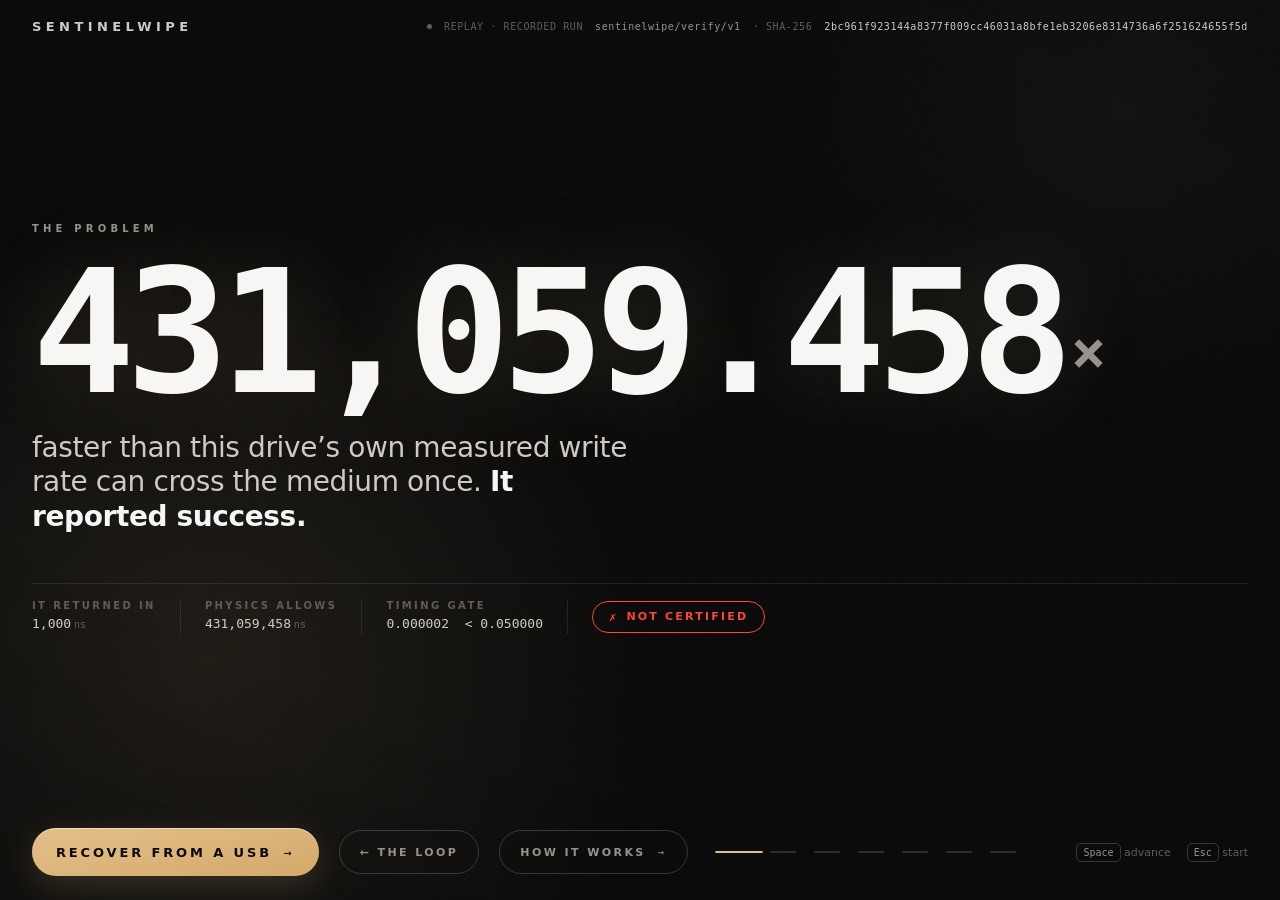
<file: ui/index.html>
<!doctype html>
<html lang="en">
<head>
<meta charset="utf-8">
<meta name="viewport" content="width=device-width,initial-scale=1">
<title>SENTINELWIPE</title>
<style>

:root{
  --ti-00:#F7F6F4;  --ti-05:#EEEDEA;  --ti-10:#E3E0DB;  --ti-20:#CFCBC4;
  --ti-30:#B4AFA7;  --ti-40:#98938A;  --ti-50:#7C776E;  --ti-60:#615D56;
  --ti-70:#4A4741;  --ti-80:#35322C;  --ti-90:#232120;  --ti-95:#171615;
  --ti-100:#0B0B0B;

  --au-05:#FBF3E4;  --au-10:#F6E7CE;  --au-20:#EED6AE;  --au-30:#E3C089;
  --au-40:#D4A96A;  --au-50:#C08F4E;  --au-60:#A5763D;  --au-70:#835C30;
  --au-80:#5E4223;  --au-90:#3A2916;

  --vp-10:#D0E4EA;
  --vp-30:#A9BAC4;
  --vp-50:#657F90;
  --vp-70:#445D6C;
  --vp-90:#232B33;

  --sig-nominal:#38D158;
  --sig-caution:#FFD60A;
  --sig-abort:#FF453A;
  --sig-link:#0A84FF;

  --surface-canvas:var(--ti-100);
  --surface-grouped:var(--ti-95);
  --surface-raised:var(--ti-90);
  --surface-glass:rgba(247,246,244,.09);
  --surface-scrim:rgba(11,11,11,.56);

  --content-primary:var(--ti-00);
  --content-secondary:var(--ti-20);
  --content-tertiary:var(--ti-40);
  --content-quaternary:var(--ti-60);
  --content-accent:var(--au-30);
  --content-on-accent:var(--ti-100);

  --stroke-hairline:rgba(247,246,244,.09);
  --stroke-rim:rgba(247,246,244,.18);
  --stroke-focus:var(--au-30);
  --fill-quiet:rgba(247,246,244,.07);
  --fill-pressed:rgba(247,246,244,.14);
  --fill-accent:linear-gradient(168deg,var(--au-30),var(--au-40));
  --specular-top:rgba(255,255,255,.45);
  --specular-bottom:rgba(255,255,255,.12);
  --shadow-key:rgba(11,11,11,.68);
  --glow-accent:rgba(227,192,137,.28);

  --font-display:"SF Pro Display",-apple-system,BlinkMacSystemFont,"Helvetica Neue",Inter,system-ui,sans-serif;
  --font-text:"SF Pro Text",-apple-system,BlinkMacSystemFont,"Helvetica Neue",Inter,system-ui,sans-serif;
  --font-mono:"SF Mono",ui-monospace,Menlo,"JetBrains Mono",monospace;

  --size-colossus:96px;   --lh-colossus:88px;
  --size-display-1:64px;  --lh-display-1:64px;
  --size-display-2:48px;  --lh-display-2:52px;
  --size-title-1:34px;    --lh-title-1:40px;
  --size-title-2:28px;    --lh-title-2:34px;
  --size-title-3:22px;    --lh-title-3:28px;
  --size-headline:17px;   --lh-headline:22px;
  --size-body:17px;       --lh-body:25px;
  --size-callout:16px;    --lh-callout:21px;
  --size-subhead:15px;    --lh-subhead:20px;
  --size-footnote:13px;   --lh-footnote:18px;
  --size-caption:12px;    --lh-caption:16px;
  --size-micro:11px;      --lh-micro:13px;
  --size-overline:10px;   --lh-overline:12px;

  --space-1:4px;  --space-2:8px;  --space-3:12px; --space-4:16px;
  --space-5:20px; --space-6:24px; --space-8:32px; --space-12:48px;
  --space-16:64px;
  --radius-sm:12px; --radius-md:16px; --radius-lg:20px; --radius-xl:28px;
  --radius-capsule:999px;
  --target-min:44px;

  --ease-standard:cubic-bezier(.32,.72,0,1);
  --ease-enter:cubic-bezier(.16,1,.3,1);
  --ease-exit:cubic-bezier(.7,0,.84,0);
  --ease-glide:cubic-bezier(.4,0,.2,1);
  --ease-snap:cubic-bezier(.34,1.26,.64,1);
  --dur-micro:90ms;    --dur-small:160ms;   --dur-medium:240ms;
  --dur-large:400ms;   --dur-enter:520ms;   --dur-morph:620ms;
  --dur-ambient:4000ms;
  --stagger:24ms;
  --frame-budget:8.33ms;

  --glass-thin:blur(20px) saturate(170%);
  --glass-regular:blur(28px) saturate(180%);
  --glass-thick:blur(40px) saturate(150%);
  --e1:0 1px 2px rgba(11,11,11,.68), 0 0 0 1px rgba(247,246,244,.09);
  --e2:0 4px 10px rgba(11,11,11,.68), 0 1px 2px rgba(11,11,11,.5);
  --e3:0 10px 24px rgba(11,11,11,.68), 0 2px 5px rgba(11,11,11,.5);
  --e4:0 18px 44px rgba(11,11,11,.68), 0 4px 10px rgba(11,11,11,.5);
  --e5:0 28px 70px rgba(11,11,11,.72), 0 0 42px rgba(227,192,137,.28);
}

.t-colossus {font:700 var(--size-colossus)/var(--lh-colossus) var(--font-display);letter-spacing:-.03em}
.t-display-1{font:700 var(--size-display-1)/var(--lh-display-1) var(--font-display);letter-spacing:-.025em}
.t-display-2{font:700 var(--size-display-2)/var(--lh-display-2) var(--font-display);letter-spacing:-.022em}
.t-title-1  {font:700 var(--size-title-1)/var(--lh-title-1) var(--font-display);letter-spacing:-.018em}
.t-title-2  {font:600 var(--size-title-2)/var(--lh-title-2) var(--font-display);letter-spacing:-.014em}
.t-title-3  {font:600 var(--size-title-3)/var(--lh-title-3) var(--font-display);letter-spacing:-.01em}
.t-headline {font:600 var(--size-headline)/var(--lh-headline) var(--font-text)}
.t-body     {font:400 var(--size-body)/var(--lh-body) var(--font-text)}
.t-callout  {font:400 var(--size-callout)/var(--lh-callout) var(--font-text)}
.t-subhead  {font:500 var(--size-subhead)/var(--lh-subhead) var(--font-text)}
.t-footnote {font:400 var(--size-footnote)/var(--lh-footnote) var(--font-text)}
.t-caption  {font:400 var(--size-caption)/var(--lh-caption) var(--font-text)}
.t-micro    {font:500 var(--size-micro)/var(--lh-micro) var(--font-text);letter-spacing:.06em}
.t-overline {font:600 var(--size-overline)/var(--lh-overline) var(--font-text);
             letter-spacing:.18em;text-transform:uppercase;color:var(--content-tertiary)}

.num {font-family:var(--font-mono);font-variant-numeric:tabular-nums lining-nums;
      font-feature-settings:"tnum" 1,"lnum" 1}
.unit{color:var(--content-tertiary);font-size:.72em;margin-left:.3em;letter-spacing:.02em}

*,*::before,*::after{box-sizing:border-box}
html{-webkit-text-size-adjust:100%}
body{margin:0;background:var(--surface-canvas);color:var(--content-secondary);
     font:400 var(--size-body)/var(--lh-body) var(--font-text);
     -webkit-font-smoothing:antialiased;text-rendering:optimizeLegibility}
::selection{background:rgba(227,192,137,.28);color:var(--au-05)}

:focus-visible{outline:2px solid var(--stroke-focus);outline-offset:2px;border-radius:inherit}

@media (prefers-reduced-motion:reduce){
  *,*::before,*::after{
    animation-duration:1ms!important;animation-iteration-count:1!important;
    transition-duration:160ms!important;transition-property:opacity!important;
    scroll-behavior:auto!important}
}

html,body{height:100%}
body{overflow:hidden;background:#0B0B0B;color:var(--content-tertiary)}
#app{position:fixed;inset:0;display:flex;flex-direction:column}

.atm{position:fixed;inset:0;pointer-events:none;z-index:0}
.atm-glow{background:
  radial-gradient(58vw 58vw at 16% 74%, rgba(227,192,137,.10), transparent 62%),
  radial-gradient(46vw 40vw at 88% 12%, rgba(127,166,201,.05), transparent 64%)}
.atm-vig{background:radial-gradient(120% 96% at 50% 42%,
  transparent 42%, rgba(11,11,11,.62) 88%, rgba(11,11,11,.9) 100%)}
.atm-grain{opacity:.055;mix-blend-mode:overlay;background-size:128px 128px}

.rack{position:relative;z-index:3;flex:0 0 auto;display:flex;align-items:center;
  gap:var(--space-6);padding:var(--space-5) var(--space-8) var(--space-3)}
.wordmark{font:600 var(--size-footnote)/1 var(--font-display);letter-spacing:.34em;
  color:var(--content-secondary);text-transform:uppercase}
.stamp{margin-left:auto;display:flex;align-items:center;gap:var(--space-3);
  font-family:var(--font-mono);font-size:var(--size-overline);
  line-height:var(--lh-overline);letter-spacing:.06em;
  color:var(--content-quaternary);white-space:nowrap}
.stamp .dot{width:5px;height:5px;border-radius:50%;
  background:var(--content-quaternary);flex:0 0 auto}
.stamp b{font-weight:400;color:var(--content-tertiary)}
.stamp .hash{color:var(--content-secondary)}

#stage{position:relative;z-index:2;flex:1 1 auto;min-height:0}
.beat{position:absolute;inset:0;padding:0 var(--space-8);
  display:grid;align-content:center;
  opacity:0;pointer-events:none;
  transition:opacity var(--dur-large) var(--ease-exit)}
.beat[data-live="1"]{opacity:1;pointer-events:auto;
  transition:opacity var(--dur-enter) var(--ease-enter)}

.rise{opacity:0;transform:translate3d(0,14px,0)}
.beat[data-live="1"] .rise{opacity:1;transform:none;
  transition:opacity var(--dur-enter) var(--ease-enter) calc(var(--i,0) * 90ms),
             transform var(--dur-enter) var(--ease-enter) calc(var(--i,0) * 90ms)}

.kicker{font:600 var(--size-overline)/var(--lh-overline) var(--font-text);
  letter-spacing:.42em;text-transform:uppercase;color:var(--content-tertiary);
  margin:0 0 var(--space-6)}
.colossus{margin:0;font-family:var(--font-mono);font-weight:600;
  font-variant-numeric:tabular-nums lining-nums;font-feature-settings:"tnum" 1;
  font-size:clamp(88px,13.4vw,208px);line-height:.86;letter-spacing:-.055em;
  color:var(--content-primary);white-space:nowrap;
  text-shadow:0 0 90px rgba(227,192,137,.16)}
.colossus .x{font-size:.34em;letter-spacing:-.02em;color:var(--content-tertiary);
  margin-left:.12em;vertical-align:.34em}
.colossus .of{font-size:.28em;letter-spacing:.01em;word-spacing:-.2em;
  color:var(--content-quaternary);margin-left:.24em;vertical-align:.36em;
  font-weight:400}
.say{margin:var(--space-6) 0 0;max-width:34ch;
  font:400 var(--size-title-2)/1.24 var(--font-display);letter-spacing:-.014em;
  color:var(--content-secondary)}
.beat.with-medium .say{max-width:27ch}
.say b{color:var(--content-primary);font-weight:600}
.say.small{font:400 var(--size-title-3)/1.3 var(--font-display);max-width:30ch}

.evid{display:flex;align-items:center;gap:var(--space-6);flex-wrap:wrap;
  margin-top:var(--space-12);padding-top:var(--space-4);
  border-top:1px solid var(--stroke-hairline)}
.evid .cell{display:flex;flex-direction:column;gap:3px;min-width:0}
.evid .k{font:600 var(--size-overline)/var(--lh-overline) var(--font-text);
  letter-spacing:.24em;text-transform:uppercase;color:var(--content-quaternary)}
.evid .v{font-family:var(--font-mono);font-variant-numeric:tabular-nums lining-nums;
  font-size:var(--size-footnote);line-height:var(--lh-footnote);
  color:var(--content-secondary);white-space:nowrap}
.evid .v .u{color:var(--content-quaternary);font-size:.78em;margin-left:.28em}
.evid .rule{width:1px;align-self:stretch;background:var(--stroke-hairline)}

.chip{display:inline-flex;align-items:center;gap:var(--space-2);
  font:600 var(--size-micro)/1 var(--font-text);letter-spacing:.2em;
  text-transform:uppercase;padding:9px var(--space-4);
  border-radius:var(--radius-capsule);border:1px solid currentColor}
.chip .gl{font-family:var(--font-mono);font-size:var(--size-caption)}
.c-abort{color:var(--sig-abort)}
.c-caution{color:var(--sig-caution)}
.c-nominal{color:var(--sig-nominal)}
.c-quiet{color:var(--content-tertiary);border-color:var(--stroke-rim)}

.seal{margin-top:var(--space-6);display:flex;align-items:flex-start;
  gap:var(--space-6);flex-wrap:wrap}
.dg{margin:0;flex:1 1 420px;min-width:0;font-family:var(--font-mono);
  font-size:var(--size-footnote);line-height:1.75;letter-spacing:-.01em;
  color:var(--content-quaternary);word-break:break-all}
.dg b{color:var(--content-primary);font-weight:600}
.dg b.bad{color:var(--sig-abort)}
.dg .q{color:var(--content-tertiary)}
.sealbtns{display:flex;gap:var(--space-3);flex:0 0 auto}
.tiny{display:inline-flex;align-items:center;min-height:38px;
  padding:0 var(--space-4);border-radius:var(--radius-capsule);
  border:1px solid var(--stroke-rim);background:none;cursor:pointer;
  color:var(--content-tertiary);white-space:nowrap;
  font:600 var(--size-overline)/1 var(--font-text);letter-spacing:.2em;
  text-transform:uppercase;
  transition:color var(--dur-micro) var(--ease-standard),
             border-color var(--dur-micro) var(--ease-standard)}
.tiny:hover{color:var(--content-primary);border-color:var(--content-tertiary)}
.tiny:disabled{opacity:.4;cursor:not-allowed}

#mediumlayer{position:absolute;z-index:1;right:var(--space-8);top:50%;
  transform:translate3d(0,-50%,0);opacity:0;pointer-events:none;
  transition:opacity var(--dur-large) var(--ease-standard)}
#mediumlayer[data-on="1"]{opacity:1}
.beat .col{position:relative;z-index:2;max-width:none}
.beat.with-medium .col{max-width:min(33%,430px)}
@media (max-width:1180px){
  #mediumlayer{position:relative;right:auto;top:auto;transform:none;
    margin-top:var(--space-6)}
  .beat.with-medium .col{max-width:none}
}
.mediumwrap{position:relative;width:100%;display:flex;justify-content:flex-end;
  align-items:center}
canvas#medium{display:block;width:min(1024px,58vw);height:auto;aspect-ratio:2/1;
  image-rendering:pixelated;background:#0B0B0B;
  border:1px solid var(--stroke-rim);border-radius:var(--radius-sm);
  box-shadow:0 40px 120px rgba(11,11,11,.9), 0 0 100px rgba(227,192,137,.06)}
.medium-cap{position:absolute;left:2px;bottom:-24px;max-width:100%;
  overflow:hidden;text-overflow:ellipsis;
  font-family:var(--font-mono);font-size:var(--size-overline);
  letter-spacing:.1em;color:var(--content-quaternary);white-space:nowrap}
.split{display:grid;grid-template-columns:minmax(300px,.82fr) minmax(0,1.18fr);
  gap:var(--space-12);align-items:center}
@media (max-width:1180px){
  .split{grid-template-columns:minmax(0,1fr)}
  canvas#medium{width:100%}
}

.legend{display:flex;gap:var(--space-5);flex-wrap:wrap;margin-top:var(--space-5)}
.legend span{display:inline-flex;align-items:center;gap:var(--space-2);
  font:400 var(--size-micro)/1.4 var(--font-text);color:var(--content-quaternary);
  letter-spacing:.04em}
.legend i{width:11px;height:11px;border-radius:3px;flex:0 0 auto;
  border:1px solid var(--stroke-rim)}

.spine{position:relative;z-index:3;flex:0 0 auto;display:flex;align-items:center;
  gap:var(--space-5);padding:var(--space-4) var(--space-8) var(--space-6)}
.go{display:inline-flex;align-items:center;gap:var(--space-3);min-height:48px;
  padding:0 var(--space-6);border-radius:var(--radius-capsule);
  text-decoration:none;white-space:nowrap;
  font:600 var(--size-footnote)/1 var(--font-text);letter-spacing:.22em;
  text-transform:uppercase;
  transition:transform var(--dur-micro) var(--ease-standard)}
.go:active{transform:scale(.96)}
.go .arrow{font-family:var(--font-mono);font-weight:400}
.go-run{background:var(--fill-accent);color:var(--content-on-accent);
  box-shadow:0 10px 34px rgba(227,192,137,.18),inset 0 1px 0 var(--specular-top)}
.go-alt{color:var(--content-tertiary);border:1px solid var(--stroke-rim);
  font-size:var(--size-micro);min-height:44px;padding:0 var(--space-5)}

.rail{display:flex;align-items:center;gap:14px;margin-left:var(--space-4)}
.rail button{appearance:none;background:none;border:0;padding:10px 2px;
  cursor:pointer;display:block}
.rail button i{display:block;width:26px;height:2px;border-radius:2px;
  background:var(--content-quaternary);opacity:.42;
  transition:opacity var(--dur-small) var(--ease-standard),
             transform var(--dur-small) var(--ease-standard),
             background var(--dur-small) var(--ease-standard)}
.rail button[aria-current="true"] i{background:var(--content-accent);opacity:1;
  transform:scaleX(1.85)}
.keys{margin-left:auto;display:flex;align-items:center;gap:var(--space-4);
  font:400 var(--size-micro)/1 var(--font-text);color:var(--content-quaternary);
  white-space:nowrap}
.keys kbd{font-family:var(--font-mono);font-size:var(--size-overline);
  color:var(--content-tertiary);border:1px solid var(--stroke-rim);
  border-radius:5px;padding:3px 6px}

@media (max-height:800px){
  .rack{padding:var(--space-4) var(--space-6) var(--space-2)}
  .spine{padding:var(--space-3) var(--space-6) var(--space-4)}
  .beat{padding:0 var(--space-6)}
  .colossus{font-size:clamp(84px,12.8vw,176px)}
  .say{font:400 var(--size-title-3)/1.28 var(--font-display);max-width:26ch}
  .evid{margin-top:var(--space-8)}
  canvas#medium{width:min(880px,58vw)}
}

@media (prefers-reduced-motion:reduce){
  .rise,.beat[data-live="1"] .rise{opacity:1;transform:none;transition:none}
  .atm-grain{display:none}
}
</style>
</head>
<body>

<div class="atm atm-glow"></div>
<div class="atm atm-vig"></div>
<div class="atm atm-grain"></div>

<div id="app">

  <header class="rack">
    <span class="wordmark">Sentinelwipe</span>
    <span class="stamp">
      <span class="dot" aria-hidden="true"></span>
      REPLAY &#183; RECORDED RUN <b data-num="run.run_id" data-fmt="raw"></b>
      &#183; SHA-256 <b class="hash" id="rSha">computing</b>
    </span>
  </header>

  <main id="stage">

    <div id="mediumlayer" aria-hidden="true">
      <canvas id="medium" width="1024" height="512"></canvas>
      <span class="medium-cap" id="medCap"></span>
    </div>

    <section class="beat" data-live="1" aria-label="The problem">
      <div class="col">
        <p class="kicker rise" style="--i:0">The problem</p>
        <h1 class="colossus rise" style="--i:1"><span id="bSpeed"></span><span class="x">&#215;</span></h1>
        <p class="say rise" style="--i:2">faster than this drive&#8217;s own measured
          write rate can cross the medium once. <b>It reported success.</b></p>
        <div class="evid rise" style="--i:3">
          <span class="cell"><span class="k">It returned in</span>
            <span class="v"><span data-num="lie.sanitize.measured_ns" data-fmt="int"></span><span class="u">ns</span></span></span>
          <span class="rule"></span>
          <span class="cell"><span class="k">Physics allows</span>
            <span class="v"><span data-num="lie.sanitize.floor_ns" data-fmt="int"></span><span class="u">ns</span></span></span>
          <span class="rule"></span>
          <span class="cell"><span class="k">Timing gate</span>
            <span class="v"><span data-num="lie.sanitize.ratio" data-fmt="fix6"></span>
              &#8201;&lt;&#8201;<span data-num="lie.sanitize.threshold" data-fmt="fix6"></span></span></span>
          <span class="rule"></span>
          <span class="chip c-abort"><span class="gl" aria-hidden="true">&#10007;</span>Not certified</span>
        </div>
      </div>
    </section>

    <section class="beat with-medium" data-medium="before" aria-label="The medium">
      <div class="col">
        <p class="kicker rise" style="--i:0">The medium</p>
        <h1 class="colossus rise" style="--i:1"><span data-num="loop.planted" data-fmt="int"></span><span class="of">files</span></h1>
        <p class="say small rise" style="--i:2">planted at known offsets, with known
          hashes. Deleted, not erased &#8212; the ordinary case.</p>
        <div class="evid rise" style="--i:3">
          <span class="cell"><span class="k">Capacity</span>
            <span class="v"><span data-num="device.capacity_bytes" data-fmt="int"></span><span class="u">B</span></span></span>
          <span class="rule"></span>
          <span class="cell"><span class="k">Entropy before</span>
            <span class="v"><span data-num="loop.entropy.before" data-fmt="fix6"></span><span class="u">bits/byte</span></span></span>
        </div>
      </div>
    </section>

    <section class="beat with-medium" data-medium="found" aria-label="Recovered">
      <div class="col">
        <p class="kicker rise" style="--i:0">Carve</p>
        <h1 class="colossus rise" style="--i:1"><span data-num="loop.recall_before" data-fmt="int"></span><span class="of">of <span data-num="loop.planted" data-fmt="int"></span></span></h1>
        <p class="say small rise" style="--i:2">recovered <b>byte-exact</b>. Every one
          joined to the fixture manifest by SHA-256, not by row count.</p>
        <div class="legend rise" style="--i:3">
          <span><i style="background:#CFCBC4"></i>above the gate</span>
          <span><i style="background:#4A4741"></i>rejected</span>
          <span><i style="background:#1F1E1C"></i>not mapped by the report</span>
        </div>
        <div class="evid rise" style="--i:4">
          <span class="cell"><span class="k">Candidates scanned</span>
            <span class="v"><span data-num="loop.before.scanned" data-fmt="int"></span></span></span>
          <span class="rule"></span>
          <span class="cell"><span class="k">Above the confidence gate</span>
            <span class="v"><span data-num="loop.before.admitted" data-fmt="int"></span></span></span>
        </div>
      </div>
    </section>

    <section class="beat with-medium" data-medium="wipe" aria-label="Sanitize">
      <div class="col">
        <p class="kicker rise" style="--i:0">Sanitize &#183; NIST SP 800-88 <span data-num="dispatch.nist_category" data-fmt="raw"></span></p>
        <h1 class="say rise" style="--i:1;margin:0;color:var(--content-primary);
          font-weight:600">Overwrite the medium, then read it back.</h1>
        <p class="rise" style="--i:2;margin:var(--space-5) 0 0;
          font:400 clamp(15px,1.5vw,20px)/1.4 var(--font-mono);letter-spacing:-.01em;
          color:var(--content-secondary);overflow-wrap:anywhere"
          data-num="dispatch.method" data-fmt="raw"></p>
        <p class="say small rise" style="--i:3;margin-top:var(--space-4)">Chosen by
          the medium, not by a preference. The sweep is recorded telemetry.</p>
        <div class="evid rise" style="--i:4">
          <span class="cell"><span class="k">Telemetry frames</span>
            <span class="v" id="bFrames"></span></span>
          <span class="rule"></span>
          <span class="cell"><span class="k">Entropy after</span>
            <span class="v"><span data-num="loop.entropy.after" data-fmt="fix6"></span><span class="u">bits/byte</span></span></span>
        </div>
      </div>
    </section>

    <section class="beat with-medium" data-medium="after" aria-label="Nothing">
      <div class="col">
        <p class="kicker rise" style="--i:0">Carve again</p>
        <h1 class="colossus rise" style="--i:1"><span data-num="loop.recall_after" data-fmt="int"></span><span class="of">of <span data-num="loop.planted" data-fmt="int"></span></span></h1>
        <p class="say small rise" style="--i:2">Same engine. Same parameters. The
          randomised medium still raised
          <b><span data-num="loop.after.scanned" data-fmt="int"></span> signature hits</b>
          &#8212; a signature-only carver would have called every one of them a
          recovered file. Structure validation admitted none.</p>
        <div class="evid rise" style="--i:3">
          <span class="cell"><span class="k">Signature candidates</span>
            <span class="v"><span data-num="loop.after.scanned" data-fmt="int"></span></span></span>
          <span class="rule"></span>
          <span class="cell"><span class="k">Admitted</span>
            <span class="v"><span data-num="loop.after.admitted" data-fmt="int"></span></span></span>
          <span class="rule"></span>
          <span class="chip c-quiet"><span class="gl" aria-hidden="true">&#8709;</span>Nothing recovered</span>
        </div>
      </div>
    </section>

    <section class="beat" aria-label="What this run does not claim">
      <div class="col">
        <p class="kicker rise" style="--i:0">What this run does not claim</p>
        <h1 class="colossus rise" style="--i:1"><span data-num="verification.coverage_fraction" data-fmt="fix6"></span></h1>
        <p class="say rise" style="--i:2">of the medium was read back and checked.
          <b>We do not claim the rest.</b></p>
        <div class="evid rise" style="--i:3">
          <span class="cell"><span class="k">Sectors verified</span>
            <span class="v"><span data-num="verification.sectors_verified_min" data-fmt="int"></span>
              <span class="u">of <span data-num="device.total_sectors" data-fmt="int"></span></span></span></span>
          <span class="rule"></span>
          <span class="cell"><span class="k">Longest unsampled run</span>
            <span class="v"><span data-num="verification.largest_unsampled_run_sectors" data-fmt="int"></span>
              <span class="u">sectors</span></span></span>
          <span class="rule"></span>
          <span class="cell"><span class="k">whole_medium_claim</span>
            <span class="v"><span data-num="outcome.whole_medium_claim" data-fmt="raw"></span></span></span>
          <span class="rule"></span>
          <span class="chip c-caution"><span class="gl" aria-hidden="true">&#9650;</span>Sampled, not exhaustive</span>
        </div>
      </div>
    </section>

    <section class="beat" aria-label="The signed record">
      <div class="col">
        <p class="kicker rise" style="--i:0">The record</p>
        <h1 class="colossus rise" style="--i:1"><span data-num="ledger.signed_certificate.signature.signed_bytes" data-fmt="int"></span><span class="of">bytes signed &#183; Ed25519</span></h1>
        <p class="say small rise" style="--i:2">The signature covers the
          <b>entire</b> certificate &#8212; both regions, the scope block
          included. An unsigned section is a tamperable one.</p>
        <div class="evid rise" style="--i:3">
          <span class="cell"><span class="k">Chain index</span>
            <span class="v"><span data-num="ledger.chain.index" data-fmt="int"></span></span></span>
          <span class="rule"></span>
          <span class="cell"><span class="k">Public key</span>
            <span class="v" id="cKey"></span></span>
          <span class="rule"></span>
          <span class="chip" id="cVerdict"></span>
        </div>
        <div class="seal rise" style="--i:4">
          <p class="dg" id="cDigest"></p>
          <div class="sealbtns">
            <button class="tiny" id="cForge" type="button">Forge one field</button>
            <button class="tiny" id="cRestore" type="button">Restore</button>
          </div>
        </div>
      </div>
    </section>

  </main>

  <nav class="spine" aria-label="Spine">
    <a class="go go-run" href="recover.html" id="goRun">Recover from a USB
      <span class="arrow" aria-hidden="true">&#8594;</span></a>
    <a class="go go-alt" href="instrument.html">&#8592;&nbsp;The loop</a>
    <a class="go go-alt" href="approach.html">How it works
      <span class="arrow" aria-hidden="true">&#8594;</span></a>
    <div class="rail" role="tablist" aria-label="Beats">
      <button type="button" role="tab" data-beat="0" aria-current="true" aria-label="01 The problem"><i></i></button>
      <button type="button" role="tab" data-beat="1" aria-current="false" aria-label="02 The medium"><i></i></button>
      <button type="button" role="tab" data-beat="2" aria-current="false" aria-label="03 Carve"><i></i></button>
      <button type="button" role="tab" data-beat="3" aria-current="false" aria-label="04 Sanitize"><i></i></button>
      <button type="button" role="tab" data-beat="4" aria-current="false" aria-label="05 Carve again"><i></i></button>
      <button type="button" role="tab" data-beat="5" aria-current="false" aria-label="06 Limits"><i></i></button>
      <button type="button" role="tab" data-beat="6" aria-current="false" aria-label="07 The record"><i></i></button>
    </div>
    <div class="keys">
      <span id="kAdv"><kbd>Space</kbd> advance</span>
      <span><kbd>Esc</kbd> start</span>
    </div>
  </nav>

</div>
<script type="application/json" id="payload">{"meta":{"note":"Every value in this file was read out of a committed artifact. Regenerate with ui/build_payload.py. Nothing here is illustrative.","sources":{"lie":"docs/evidence/fake_sanitize_run.txt","carve":"fixtures/sample_output.json","wipe":"a live run of core/target/release/wipe"},"schemas":{"carve":"sentinelwipe.carve.report/1","wipe":"sentinelwipe.wipe.report/1"}},"lie":{"command":"wipe --target <root>/t2.img --allow-root <root> --i-understand <root>/t2.img --sanitize ata-sanitize-block-erase","primitive":"ata-sanitize-block-erase","device_reported_success":true,"sanitize":{"operation":"ATA SANITIZE BLOCK ERASE (simulated)","code":"UNVERIFIED_TIMING","severity":"unverified","simulated":true,"device_reported_success":true,"return_code_trusted":false,"work_bytes":268435456,"capacity_bytes":268435456,"passes":1,"measured_ns":1000,"floor_ns":431059458,"ratio":2e-06,"threshold":0.05,"baseline_source":"observed_pass","baseline_measured":true,"probe_bytes":268435456,"probe_elapsed_ns":431059458,"rate_bps":622734175.107695,"note":"UNVERIFIED_TIMING \u00b7 ATA SANITIZE BLOCK ERASE (simulated) \u00b7 measured 0.000001 s against an expected minimum of 0.431059 s (0.000002 of it) at a measured 622734175.107695 B/s. Device reported success; the return code was not trusted."},"overwrite":{"operation":"host overwrite: single_pass_seeded_random_shake128","code":"VERIFIED_TIMING","severity":"verified","simulated":false,"device_reported_success":true,"return_code_trusted":false,"work_bytes":268435456,"capacity_bytes":268435456,"passes":1,"measured_ns":432911500,"floor_ns":451268000,"ratio":0.959322,"threshold":0.05,"baseline_source":"calibration_probe","baseline_measured":true,"probe_bytes":33554432,"probe_elapsed_ns":56408500,"rate_bps":594847088.647987,"note":"VERIFIED_TIMING \u00b7 host overwrite: single_pass_seeded_random_shake128 \u00b7 measured 0.432912 s against an expected minimum of 0.451268 s (0.959322 of it)."},"witness":{"sectors":256,"before":"c82e10f39199bc4fb1728f8bf12f3049717809b47956437d3f549917b57fc9c6","after":"c82e10f39199bc4fb1728f8bf12f3049717809b47956437d3f549917b57fc9c6","unchanged":true},"device":{"kind":"image file","model":"unknown","serial":"unknown","transport":"file","medium":"image","is_physical_medium":false,"logical_sector_bytes":512,"total_sectors":524288,"capacity_bytes":268435456}},"loop":{"before":{"scanned":58,"admitted":33},"after":{"scanned":39,"admitted":0},"recall_before":28,"recall_after":0,"planted":40,"reachability":{"contiguous":28,"needs_bifragment_reassembly":5,"unreachable_by_construction":7},"entropy":{"before":7.06169,"after":7.999999,"estimator":"Shannon over a 256-bin byte histogram of every byte of the medium, Neumaier-compensated; the same support and the same estimator fixtures/corpus.py used for the manifest figure, so the two may be subtracted. Printed TRUNCATED to six places, not rounded, so a measured 7.9999995 never prints as the unattainable 8.000000; `delta` is the difference of the two printed values, so these three numbers subtract exactly. NOT the strided per-frame telemetry sample."}},"planted":{"source":"out/fixture.manifest.json","manifest_sha256":"1808494ecc3cd5e21d0d9790af5478cda6aa7011b531e20ea1655e3edbc2cd69","image_sha256":"d85612b255ff8e72e1ab8d7a34c227b67c3cb3acda75e2a92e5042758ac2df41","image_bytes":268435456,"bytes_per_cluster":2048,"count":40,"files":[{"path":"/media_inventory.docx","kind":"DOCX","offset":1069056,"size":79397,"deleted":true,"fragmented":true,"recoverable":"unrecoverable-by-design","ext":[[1069056,18432],[1110016,26624],[1196032,34341]]},{"path":"/carve_session.log.gz","kind":"GZIP","offset":8054784,"size":109182,"deleted":false,"fragmented":false,"recoverable":"signature-only","ext":[[8054784,109182]]},{"path":"/hash_baseline.db","kind":"SQLITE","offset":12900352,"size":192512,"deleted":false,"fragmented":false,"recoverable":"signature-only","ext":[[12900352,192512]]},{"path":"/seizure_photo_a.png","kind":"PNG","offset":21317632,"size":260595,"deleted":false,"fragmented":false,"recoverable":"signature-only","ext":[[21317632,260595]]},{"path":"/acquisition_worksheet.pdf","kind":"PDF","offset":26875904,"size":48983,"deleted":false,"fragmented":false,"recoverable":"signature-only","ext":[[26875904,48983]]},{"path":"/sector_map_02.png","kind":"PNG","offset":32710656,"size":207661,"deleted":false,"fragmented":false,"recoverable":"signature-only","ext":[[32710656,207661]]},{"path":"/carve_results.db","kind":"SQLITE","offset":37040128,"size":221184,"deleted":false,"fragmented":false,"recoverable":"signature-only","ext":[[37040128,221184]]},{"path":"/lab_procedure_v3.docx","kind":"DOCX","offset":43235328,"size":32453,"deleted":false,"fragmented":false,"recoverable":"signature-only","ext":[[43235328,32453]]},{"path":"/entropy_heatmap.png","kind":"PNG","offset":51361792,"size":183350,"deleted":true,"fragmented":true,"recoverable":"bifragment","ext":[[51361792,73728],[51437568,109622]]},{"path":"/audit_trail.log.gz","kind":"GZIP","offset":59394048,"size":54871,"deleted":true,"fragmented":false,"recoverable":"signature-only","ext":[[59394048,54871]]},{"path":"/sealing_procedure.mov","kind":"MP4","offset":65796096,"size":221041,"deleted":false,"fragmented":true,"recoverable":"bifragment","ext":[[65796096,90112],[65988608,130929]]},{"path":"/handover_briefing.mov","kind":"MP4","offset":65943552,"size":66689,"deleted":true,"fragmented":true,"recoverable":"bifragment","ext":[[65943552,32768],[66119680,33921]]},{"path":"/device_registry.db","kind":"SQLITE","offset":73611264,"size":139264,"deleted":false,"fragmented":false,"recoverable":"signature-only","ext":[[73611264,139264]]},{"path":"/sector_map_03.png","kind":"PNG","offset":79996928,"size":208084,"deleted":false,"fragmented":false,"recoverable":"signature-only","ext":[[79996928,208084]]},{"path":"/incident_summary.docx","kind":"DOCX","offset":85690368,"size":63749,"deleted":false,"fragmented":false,"recoverable":"signature-only","ext":[[85690368,63749]]},{"path":"/controller_dump.bin.gz","kind":"GZIP","offset":89563136,"size":91103,"deleted":false,"fragmented":false,"recoverable":"signature-only","ext":[[89563136,91103]]},{"path":"/chain_of_custody.pdf","kind":"PDF","offset":96673792,"size":43586,"deleted":true,"fragmented":false,"recoverable":"signature-only","ext":[[96673792,43586]]},{"path":"/sanitization_report.docx","kind":"DOCX","offset":101607424,"size":40801,"deleted":true,"fragmented":false,"recoverable":"signature-only","ext":[[101607424,40801]]},{"path":"/custody_ledger.db","kind":"SQLITE","offset":108763136,"size":167936,"deleted":true,"fragmented":false,"recoverable":"signature-only","ext":[[108763136,167936]]},{"path":"/standards_checklist.pdf","kind":"PDF","offset":114669568,"size":38408,"deleted":false,"fragmented":false,"recoverable":"signature-only","ext":[[114669568,38408]]},{"path":"/examiner_affidavit.pdf","kind":"PDF","offset":119242752,"size":54214,"deleted":false,"fragmented":false,"recoverable":"signature-only","ext":[[119242752,54214]]},{"path":"/platter_surface_01.jpg","kind":"JPEG","offset":125999104,"size":104665,"deleted":false,"fragmented":false,"recoverable":"signature-only","ext":[[125999104,104665]]},{"path":"/bench_capture_01.mov","kind":"MP4","offset":133177344,"size":132841,"deleted":false,"fragmented":false,"recoverable":"signature-only","ext":[[133177344,132841]]},{"path":"/sector_map_01.png","kind":"PNG","offset":136941568,"size":158522,"deleted":true,"fragmented":false,"recoverable":"signature-only","ext":[[136941568,158522]]},{"path":"/imaging_transcript.txt.gz","kind":"GZIP","offset":143464448,"size":127302,"deleted":false,"fragmented":true,"recoverable":"bifragment","ext":[[143464448,69632],[143566848,57670]]},{"path":"/sector_index.db","kind":"SQLITE","offset":150474752,"size":110592,"deleted":false,"fragmented":false,"recoverable":"signature-only","ext":[[150474752,110592]]},{"path":"/bench_setup_wide.jpg","kind":"JPEG","offset":156942336,"size":92851,"deleted":false,"fragmented":false,"recoverable":"signature-only","ext":[[156942336,92851]]},{"path":"/custody_addendum.docx","kind":"DOCX","offset":163844096,"size":50215,"deleted":false,"fragmented":false,"recoverable":"signature-only","ext":[[163844096,50215]]},{"path":"/disposal_certificate.pdf","kind":"PDF","offset":170430464,"size":46056,"deleted":true,"fragmented":true,"recoverable":"bifragment","ext":[[170430464,12288],[170704896,33768]]},{"path":"/drive_label_macro.jpg","kind":"JPEG","offset":176111616,"size":108462,"deleted":false,"fragmented":false,"recoverable":"signature-only","ext":[[176111616,108462]]},{"path":"/drive_teardown.mov","kind":"MP4","offset":180529152,"size":176941,"deleted":false,"fragmented":false,"recoverable":"signature-only","ext":[[180529152,176941]]},{"path":"/operator_handover.txt","kind":"TXT","offset":186107904,"size":115883,"deleted":false,"fragmented":false,"recoverable":"unrecoverable-by-design","ext":[[186107904,115883]]},{"path":"/interview_transcript_raw.txt","kind":"TXT","offset":191414272,"size":62265,"deleted":false,"fragmented":false,"recoverable":"unrecoverable-by-design","ext":[[191414272,62265]]},{"path":"/sector_survey_notes.txt","kind":"TXT","offset":196360192,"size":82615,"deleted":false,"fragmented":false,"recoverable":"unrecoverable-by-design","ext":[[196360192,82615]]},{"path":"/seizure_photo_b.jpg","kind":"JPEG","offset":200210432,"size":101899,"deleted":true,"fragmented":false,"recoverable":"signature-only","ext":[[200210432,101899]]},{"path":"/evidence_log_2026-01-14.txt","kind":"TXT","offset":206475264,"size":41331,"deleted":true,"fragmented":false,"recoverable":"unrecoverable-by-design","ext":[[206475264,41331]]},{"path":"/evidence_bag_seal.jpg","kind":"JPEG","offset":214231040,"size":107908,"deleted":false,"fragmented":true,"recoverable":"unrecoverable-by-design","ext":[[214231040,36864],[214110208,71044]]},{"path":"/bodycam_intake.mov","kind":"MP4","offset":221540352,"size":88741,"deleted":true,"fragmented":false,"recoverable":"signature-only","ext":[[221540352,88741]]},{"path":"/dmesg_capture.log.gz","kind":"GZIP","offset":228945920,"size":72692,"deleted":false,"fragmented":false,"recoverable":"signature-only","ext":[[228945920,72692]]},{"path":"/wipe_command_history.txt","kind":"TXT","offset":236322816,"size":164757,"deleted":false,"fragmented":false,"recoverable":"unrecoverable-by-design","ext":[[236322816,164757]]}]},"device":{"kind":"image file","model":"unknown","serial":"unknown","firmware":"unknown","transport":"file","identity_source":"file-metadata","is_physical_medium":false,"medium":"image","has_hidden_regions":false,"logical_sector_bytes":512,"physical_sector_bytes":null,"total_sectors":524288,"capacity_bytes":268435456,"writable":true},"dispatch":{"method":"single_pass_seeded_random_shake128","method_selected_by":"detected-medium","passes":1,"nist_category":"Clear","legacy_shape":null,"sanitize_primitive":null,"sanitize_selected_by":"detected-medium","rationale":"regular file standing in for a medium: there is no controller, so no firmware primitive exists to attempt and any that is requested is simulated and labelled so"},"authorization":{"decision_code":"ALLOW_FILE","require_confirmation":true,"allowed_roots":["/Users/rosh/Personal/Hackathons/Smart India Hackathon 2026/sentinelwipe/out/ui-run"]},"run":{"run_id":"sentinelwipe/verify/v1","target_resolved":"/Users/rosh/Personal/Hackathons/Smart India Hackathon 2026/sentinelwipe/out/ui-run/medium.img","elapsed_ns":734117541,"elapsed_s":0.734118},"overwrite":{"method":"single_pass_seeded_random_shake128","simulated":false,"nist_category":"Clear","legacy_shape":null,"bytes_written":268435456,"duration_ns":435684084,"duration_s":0.435684,"bytes_per_second":616124081.319436,"passes":[{"pass":1,"of":1,"pattern":"shake128_seeded_stream","sectors_written":524288,"bytes_written":268435456,"duration_ns":433815958,"sync_ns":6839500,"bytes_per_second":618777274.209908,"chunk_writes":256,"chunk_sectors_first":2048,"chunk_sectors_final":2048,"chunk_resizes":0,"max_chunk_ns":2663833}],"scope_limit":"An overwrite pass against an image file overwrites the byte range of that file and nothing else. It does not reach, and this tool does not claim to reach, prior copies of those bytes held by the host filesystem (copy-on-write snapshots, journals) or remapped by the host storage controller (wear levelling, over-provisioning, bad-block retirement). Purge of the underlying physical medium is neither performed nor claimed."},"verification":{"mode":"sampled","all_passes_verified":true,"coverage_fraction":0.001953,"sectors_verified_min":1024,"sectors_unverified_max":523264,"largest_unsampled_run_sectors":2394,"passes":[{"pass":1,"of":1,"mode":"sampled_read_back","pattern":"shake128_seeded_stream","verdict":"PATTERN_CONFIRMED_ON_SAMPLE","sectors_verified":1024,"sectors_unverified":523264,"bytes_verified":524288,"coverage_fraction":0.001953,"largest_unsampled_run_sectors":2394,"mismatched_sectors":0,"mismatches_truncated":false,"duration_ns":1834500,"bytes_per_second":285793404.197329,"sample_digest_hex":"3430377d72b2b0c017de4c5afad99e172204aea5f08f300f052a2e2debb8ba1a","claim":"Pass 1 of 1: 1024 of 524288 sectors were read back and every one carried the expected pattern. Coverage 0.1953% of the medium. The longest run of consecutive sectors this sample did not touch is 2394 sectors (1225728 bytes): an unwiped region of that size, positioned between two sample points, would produce this same verdict with zero mismatches. SAMPLING IS NOT PROOF OF THE WHOLE MEDIUM. This verdict covers only the sectors the sampling plan named and this run actually read back. Sectors outside the sample were not read after the pass and carry no verification claim from this run. A pass that skipped an unsampled sector would produce this same verdict. Sample positions are derived from the run seed, which is published in the certificate so a third party can reproduce them. A device whose firmware knew the seed could write only the sampled sectors and pass. This procedure detects incidental failure -- a skipped range, an ignored write, a pass that did not run -- and does not detect adversarial firmware."}]},"audit":{"overwrite":{"operation":"host overwrite: single_pass_seeded_random_shake128","code":"VERIFIED_TIMING","severity":"verified","simulated":false,"device_reported_success":true,"return_code_trusted":false,"work_bytes":268435456,"capacity_bytes":268435456,"passes":1,"measured_ns":435684084,"floor_ns":466406672,"ratio":0.934129,"threshold":0.05,"baseline_source":"calibration_probe","baseline_measured":true,"probe_bytes":33554432,"probe_elapsed_ns":58300834,"rate_bps":575539485.421426,"note":"VERIFIED_TIMING \u00b7 host overwrite: single_pass_seeded_random_shake128 \u00b7 measured 0.435684 s against an expected minimum of 0.466407 s (0.934129 of it)."},"sanitize":null,"return_code_trusted":false},"telemetry":{"schema":"sentinelwipe.wipe.telemetry/1","period_ms":8,"events":48,"wall_ms":435.685625,"achieved_hz":110.171181,"min_gap_ms":6.188958,"max_gap_ms":10.188792,"rate_floor_hz":20.0,"met_rate_floor":true,"longest_uninstrumented_interval_ns":8674000,"longest_uninstrumented_interval_ms":8.674,"note":"met_rate_floor is the verdict, not achieved_hz: any stretch in which nothing is written deflates events-over-wall without a frame ever being late. A frame can only be emitted from a write, so the floor is a property of the write stream; longest_uninstrumented_interval is the pass sync plus read-back sweep during which nothing was written and is the explanation for max_gap_ms when it exceeds the period."},"limits":["An overwrite pass against an image file overwrites the byte range of that file and nothing else. It does not reach, and this tool does not claim to reach, prior copies of those bytes held by the host filesystem (copy-on-write snapshots, journals) or remapped by the host storage controller (wear levelling, over-provisioning, bad-block retirement). Purge of the underlying physical medium is neither performed nor claimed.","SAMPLING IS NOT PROOF OF THE WHOLE MEDIUM. This verdict covers only the sectors the sampling plan named and this run actually read back. Sectors outside the sample were not read after the pass and carry no verification claim from this run. A pass that skipped an unsampled sector would produce this same verdict.","Sample positions are derived from the run seed, which is published in the certificate so a third party can reproduce them. A device whose firmware knew the seed could write only the sampled sectors and pass. This procedure detects incidental failure -- a skipped range, an ignored write, a pass that did not run -- and does not detect adversarial firmware.","SAMPLED VERIFICATION HAS A BLIND SPOT AND THIS IS ITS MEASURED SIZE ON THIS RUN. The longest run of consecutive sectors no sample touched is 2394 sectors, 1225728 bytes, 0.004566 of the medium. An unwiped region of that size or smaller, positioned between two sample points, produces PATTERN_CONFIRMED_ON_SAMPLE with zero mismatched sectors and an unchanged sample digest: the verdict is a statement about the sectors read and about nothing else. `--verify exhaustive` reads every sector and is what turns it into a whole-medium statement. Regression test: core/wipe/src/verify.rs::a_region_left_unwiped_between_sample_points_survives_a_confirmed_sample."],"outcome":{"code":"OVERWRITE_VERIFIED_ON_SAMPLE","passes_verified":true,"whole_medium_claim":false,"verification_coverage_fraction":0.001953,"sanitized":true,"sanitized_scope":"sampled_sectors_only","evidence":"read-back verification of the pattern each pass wrote, over the SAMPLED sectors only, at the coverage published in `verification.coverage_fraction`. `sanitized` here means every sector read carried its pattern; it is not a whole-medium claim and `whole_medium_claim` is false. No device return code contributed to this field."},"entropy":{"before":7.06169,"after":7.999999,"delta":0.938309,"bytes_measured":268435456,"estimator":"Shannon over a 256-bin byte histogram of every byte of the medium, Neumaier-compensated; the same support and the same estimator fixtures/corpus.py used for the manifest figure, so the two may be subtracted. Printed TRUNCATED to six places, not rounded, so a measured 7.9999995 never prints as the unattainable 8.000000; `delta` is the difference of the two printed values, so these three numbers subtract exactly. NOT the strided per-frame telemetry sample."},"probe":{"bytes":33554432,"sectors":65536,"pattern":"shake128_seeded_stream","duration_ns":58300834,"duration_s":0.058301,"sync_ns":5810292,"bytes_per_second":575539485.421426,"admitted_as_baseline":true,"refusal":null,"note":"Written before pass 1 with the FINAL pass's pattern, so every byte of it is overwritten again by the wipe and the medium's final state is identical with and without it. It exists so the behavioural audit judges the overwrite against a sample the overwrite did not produce."},"frames":[{"t":9.307,"fs":0,"n":12288,"bd":6291456,"bps":676016021.6,"en":7.9958,"hs":10240,"hx":"[base64]"},{"t":18.112,"fs":12288,"n":10240,"bd":11534336,"bps":636844189.4,"en":7.9955,"hs":20480,"hx":"[base64]"},{"t":28.3,"fs":22528,"n":12288,"bd":17825792,"bps":629875514.6,"en":7.9966,"hs":32768,"hx":"[base64]"},{"t":37.621,"fs":34816,"n":12288,"bd":24117248,"bps":641062392.4,"en":7.9962,"hs":45056,"hx":"[base64]"},{"t":46.368,"fs":47104,"n":10240,"bd":29360128,"bps":633201481.6,"en":7.9951,"hs":55296,"hx":"[base64]"},{"t":55.05,"fs":57344,"n":10240,"bd":34603008,"bps":628577971.2,"en":7.9954,"hs":65536,"hx":"[base64]"},{"t":64.348,"fs":67584,"n":12288,"bd":40894464,"bps":635522412.3,"en":7.9962,"hs":77824,"hx":"[base64]"},{"t":73.419,"fs":79872,"n":10240,"bd":46137344,"bps":628415070.3,"en":7.9955,"hs":88064,"hx":"[base64]"},{"t":82.474,"fs":90112,"n":10240,"bd":51380224,"bps":622987556.2,"en":7.9954,"hs":98304,"hx":"[base64]"},{"t":91.811,"fs":100352,"n":12288,"bd":57671680,"bps":628157962.1,"en":7.9961,"hs":110592,"hx":"[base64]"},{"t":100.504,"fs":112640,"n":10240,"bd":62914560,"bps":625988271.7,"en":7.9953,"hs":120832,"hx":"[base64]"},{"t":109.149,"fs":122880,"n":10240,"bd":68157440,"bps":624443061.5,"en":7.9959,"hs":131072,"hx":"[base64]"},{"t":118.457,"fs":133120,"n":12288,"bd":74448896,"bps":628487898.9,"en":7.9963,"hs":143360,"hx":"[base64]"},{"t":127.177,"fs":145408,"n":10240,"bd":79691776,"bps":626621184.0,"en":7.9957,"hs":153600,"hx":"[base64]"},{"t":135.811,"fs":155648,"n":10240,"bd":84934656,"bps":625388253.5,"en":7.9956,"hs":163840,"hx":"[base64]"},{"t":145.149,"fs":165888,"n":12288,"bd":91226112,"bps":628501567.9,"en":7.9963,"hs":176128,"hx":"[base64]"},{"t":153.843,"fs":178176,"n":10240,"bd":96468992,"bps":627062660.1,"en":7.9955,"hs":186368,"hx":"[base64]"},{"t":162.536,"fs":188416,"n":10240,"bd":101711872,"bps":625781220.8,"en":7.9951,"hs":196608,"hx":"[base64]"},{"t":171.825,"fs":198656,"n":12288,"bd":108003328,"bps":628564179.4,"en":7.9965,"hs":208896,"hx":"[base64]"},{"t":180.485,"fs":210944,"n":10240,"bd":113246208,"bps":627456549.7,"en":7.9957,"hs":219136,"hx":"[base64]"},{"t":189.205,"fs":221184,"n":10240,"bd":118489088,"bps":626247128.8,"en":7.9952,"hs":229376,"hx":"[base64]"},{"t":198.575,"fs":231424,"n":12288,"bd":124780544,"bps":628381509.2,"en":7.9959,"hs":241664,"hx":"[base64]"},{"t":207.329,"fs":243712,"n":10240,"bd":130023424,"bps":627135982.2,"en":7.9953,"hs":251904,"hx":"[base64]"},{"t":215.975,"fs":253952,"n":10240,"bd":135266304,"bps":626306343.6,"en":7.9951,"hs":262144,"hx":"[base64]"},{"t":225.273,"fs":264192,"n":12288,"bd":141557760,"bps":628384090.6,"en":7.9965,"hs":274432,"hx":"[base64]"},{"t":233.92,"fs":276480,"n":10240,"bd":146800640,"bps":627568608.8,"en":7.9955,"hs":284672,"hx":"[base64]"},{"t":242.566,"fs":286720,"n":10240,"bd":152043520,"bps":626813422.6,"en":7.9956,"hs":294912,"hx":"[base64]"},{"t":251.846,"fs":296960,"n":12288,"bd":158334976,"bps":628698120.2,"en":7.9971,"hs":307200,"hx":"[base64]"},{"t":260.488,"fs":309248,"n":10240,"bd":163577856,"bps":627967055.6,"en":7.9954,"hs":317440,"hx":"[base64]"},{"t":269.127,"fs":319488,"n":10240,"bd":168820736,"bps":627291291.1,"en":7.9957,"hs":327680,"hx":"[base64]"},{"t":278.452,"fs":329728,"n":12288,"bd":175112192,"bps":628877479.8,"en":7.9963,"hs":339968,"hx":"[base64]"},{"t":287.158,"fs":342016,"n":10240,"bd":180355072,"bps":628069665.5,"en":7.9953,"hs":350208,"hx":"[base64]"},{"t":295.902,"fs":352256,"n":10240,"bd":185597952,"bps":627228390.3,"en":7.9953,"hs":360448,"hx":"[base64]"},{"t":305.277,"fs":362496,"n":12288,"bd":191889408,"bps":628575331.7,"en":7.996,"hs":372736,"hx":"[base64]"},{"t":313.978,"fs":374784,"n":10240,"bd":197132288,"bps":627853074.3,"en":7.9952,"hs":382976,"hx":"[base64]"},{"t":322.74,"fs":385024,"n":10240,"bd":202375168,"bps":627052852.4,"en":7.9958,"hs":393216,"hx":"[base64]"},{"t":332.075,"fs":395264,"n":12288,"bd":208666624,"bps":628371819.2,"en":7.996,"hs":405504,"hx":"[base64]"},{"t":340.776,"fs":407552,"n":10240,"bd":213909504,"bps":627713475.4,"en":7.9949,"hs":415744,"hx":"[base64]"},{"t":349.421,"fs":417792,"n":10240,"bd":219152384,"bps":627187215.4,"en":7.9957,"hs":425984,"hx":"[base64]"},{"t":358.736,"fs":428032,"n":12288,"bd":225443840,"bps":628438607.2,"en":7.9965,"hs":438272,"hx":"[base64]"},{"t":367.426,"fs":440320,"n":10240,"bd":230686720,"bps":627845531.1,"en":7.9951,"hs":448512,"hx":"[base64]"},{"t":376.085,"fs":450560,"n":10240,"bd":235929600,"bps":627330385.2,"en":7.9955,"hs":458752,"hx":"[base64]"},{"t":385.416,"fs":460800,"n":12288,"bd":242221056,"bps":628465918.2,"en":7.9965,"hs":471040,"hx":"[base64]"},{"t":394.14,"fs":473088,"n":10240,"bd":247463936,"bps":627858688.7,"en":7.9956,"hs":481280,"hx":"[base64]"},{"t":402.824,"fs":483328,"n":10240,"bd":252706816,"bps":627338552.1,"en":7.9957,"hs":491520,"hx":"[base64]"},{"t":412.112,"fs":493568,"n":12288,"bd":258998272,"bps":628466054.7,"en":7.9967,"hs":503808,"hx":"[base64]"},{"t":420.797,"fs":505856,"n":10240,"bd":264241152,"bps":627953796.0,"en":7.9957,"hs":514048,"hx":"[base64]"},{"t":426.986,"fs":516096,"n":8192,"bd":268435456,"bps":628674953.8,"en":7.9951,"hs":522240,"hx":"[base64]"}],"ledger":{"signed_certificate":{"certificate":{"custody":{"key_custody":"none \u2014 key generated locally, unattested","production_path":"operator key enrolled against an organisational CA or HSM","signature_proves":"integrity since signing, not authority of the signer"},"deterministic_core":{"coverage":{"d":512,"n":1},"medium_unchanged":null,"medium_witness_after":null,"medium_witness_before":null,"method":"single_pass_seeded_random_shake128","nist_category":"Clear","outcome_code":"OVERWRITE_VERIFIED_ON_SAMPLE","passes_verified":true,"run_id":"sentinelwipe/verify/v1","sanitized_scope":"sampled_sectors_only","target":"/Users/rosh/Personal/Hackathons/Smart India Hackathon 2026/sentinelwipe/out/ui-run/medium.img","timing_code":"VERIFIED_TIMING","verification_verdict":"PATTERN_CONFIRMED_ON_SAMPLE","whole_medium_claim":false},"measurement_envelope":{"baseline_source":"calibration_probe","entropy_bits_per_byte_after":"7.999999","entropy_bits_per_byte_before":"7.061690","expected_min_ns":466406672,"observed_elapsed_ns":435684084,"probe_bytes":33554432,"probe_elapsed_ns":58300834,"timing_ratio":{"d":116601668,"n":108921021},"timing_threshold":{"d":20,"n":1},"work_bytes":268435456},"schema":"sentinelwipe.certificate/1","scope":{"measurement_envelope_statement":"physical observations of real hardware on this run; signed, and not asserted repeatable \u2014 a baseline that did not move between runs was not being measured.","reproducibility_asserted_over":"deterministic_core","signature_covers":"the entire certificate: both regions, this scope block included. An unsigned section is a tamperable one, and the timing verdict is the field most worth forging."}},"signature":{"algorithm":"Ed25519","public_key_hex":"3121c9fa6503fd45589f8104a882a97ae6abbc437ef79dee15f6f6448adfe96b","signature_hex":"bbc3a89213b7db9954f4a2685c5058a426e8b4bf63a3e6c13c13240d790228da11a6f2e091c57f32c2ab5515dcfbcbf1fa417421fe23bcde11b743cf60dd0b03","signed_bytes":1622}},"chain":{"index":0,"head":"48c4c6e6271c232c04b6515f0a74042f490975dbd4c173504169bb5638427f93","leaf_sha256_of":"signed_certificate.certificate (canonical bytes)","inclusion_path":[]},"certificate_canonical":"{\"custody\":{\"key_custody\":\"none \u2014 key generated locally, unattested\",\"production_path\":\"operator key enrolled against an organisational CA or HSM\",\"signature_proves\":\"integrity since signing, not authority of the signer\"},\"deterministic_core\":{\"coverage\":{\"d\":512,\"n\":1},\"medium_unchanged\":null,\"medium_witness_after\":null,\"medium_witness_before\":null,\"method\":\"single_pass_seeded_random_shake128\",\"nist_category\":\"Clear\",\"outcome_code\":\"OVERWRITE_VERIFIED_ON_SAMPLE\",\"passes_verified\":true,\"run_id\":\"sentinelwipe/verify/v1\",\"sanitized_scope\":\"sampled_sectors_only\",\"target\":\"/Users/rosh/Personal/Hackathons/Smart India Hackathon 2026/sentinelwipe/out/ui-run/medium.img\",\"timing_code\":\"VERIFIED_TIMING\",\"verification_verdict\":\"PATTERN_CONFIRMED_ON_SAMPLE\",\"whole_medium_claim\":false},\"measurement_envelope\":{\"baseline_source\":\"calibration_probe\",\"entropy_bits_per_byte_after\":\"7.999999\",\"entropy_bits_per_byte_before\":\"7.061690\",\"expected_min_ns\":466406672,\"observed_elapsed_ns\":435684084,\"probe_bytes\":33554432,\"probe_elapsed_ns\":58300834,\"timing_ratio\":{\"d\":116601668,\"n\":108921021},\"timing_threshold\":{\"d\":20,\"n\":1},\"work_bytes\":268435456},\"schema\":\"sentinelwipe.certificate/1\",\"scope\":{\"measurement_envelope_statement\":\"physical observations of real hardware on this run; signed, and not asserted repeatable \u2014 a baseline that did not move between runs was not being measured.\",\"reproducibility_asserted_over\":\"deterministic_core\",\"signature_covers\":\"the entire certificate: both regions, this scope block included. An unsigned section is a tamperable one, and the timing verdict is the field most worth forging.\"}}"},"carve":{"policy":{"formula":"confidence = 0.40*signature_integrity + 0.35*structural_validity + 0.15*entropy_consistency + 0.10*size_plausibility","weights":{"signature_integrity":0.4,"structural_validity":0.35,"entropy_consistency":0.15,"size_plausibility":0.1},"weights_sum":1.0,"min_confidence":0.75,"non_structure_ceiling":0.65,"structural_breach_point":0.285714,"signature_ladder":{"header-mismatch":0.0,"header-only":0.5,"no-footer-defined":0.75,"header-and-footer":1.0},"entropy_min_sample_bytes":1024,"entropy_unknown":0.5},"counts":{"records":56,"admitted":35,"rejected":21,"sha256_matches_planted":35,"by_kind":{"JPEG":{"records":13,"admitted":5,"rejected":8},"PNG":{"records":5,"admitted":5,"rejected":0},"PDF":{"records":5,"admitted":5,"rejected":0},"ZIP":{"records":5,"admitted":5,"rejected":0},"SQLITE":{"records":5,"admitted":5,"rejected":0},"MP4":{"records":5,"admitted":5,"rejected":0},"GZIP":{"records":18,"admitted":5,"rejected":13}},"by_assembly":{"contiguous":28,"reassembled":7,"signature-span":21}},"margin":{"lowest_admitted":0.9,"highest_rejected":0.65,"population_gap":0.25,"gate_headroom":0.1,"worst_rejected_structural_validity":0.25,"structural_breach_point":0.285714,"structural_headroom":0.035714,"binds":"structural_headroom"},"ground_truth":{"manifest_path":"out/fixture.manifest.json","manifest_sha256":"1808494ecc3cd5e21d0d9790af5478cda6aa7011b531e20ea1655e3edbc2cd69","planted_total":40,"reachability":{"contiguous":28,"needs_bifragment_reassembly":5,"unreachable_by_construction":7},"unreachable":[{"path":"/evidence_log_2026-01-14.txt","kind":"TXT","reason":"kind TXT has no row in signature::SIGNATURES: no header to scan for"},{"path":"/interview_transcript_raw.txt","kind":"TXT","reason":"kind TXT has no row in signature::SIGNATURES: no header to scan for"},{"path":"/sector_survey_notes.txt","kind":"TXT","reason":"kind TXT has no row in signature::SIGNATURES: no header to scan for"},{"path":"/operator_handover.txt","kind":"TXT","reason":"kind TXT has no row in signature::SIGNATURES: no header to scan for"},{"path":"/wipe_command_history.txt","kind":"TXT","reason":"kind TXT has no row in signature::SIGNATURES: no header to scan for"},{"path":"/evidence_bag_seal.jpg","kind":"JPEG","reason":"2 extents stored out of physical order (extent[1] at 214110208 precedes extent[0] at 214231040); a forward gap search cannot reach them"},{"path":"/media_inventory.docx","kind":"DOCX","reason":"3 extents; bifragment gap carving reassembles at most 2"}],"recall_measured":false,"demonstrated_recall":null,"demonstrated_recall_note":"null because no carve run produced one. carve.rs did not exist when this sample was frozen, so writing a number here would be a claim no test has made. A contiguous engine's demonstrated recall is bounded above by reachability.contiguous and is reported here only once measured."},"provenance":{"producer":"core/carve/examples/gen_sample_output.rs","command":"cargo run --release -p sentinelwipe-carve --example gen_sample_output","is_carve_run":false,"notes":["GENERATED, never hand-written. Every value here was measured: ground truth from out/fixture.manifest.json, the four confidence terms from the shipped confidence::confidence, the structural verdict and every reason string from the shipped structure::validate, and every SHA-256 from the bytes named by the record's own extents.","This is NOT a carve run. carve.rs does not exist at the time this file was frozen. The record set is the union of the manifest's 35 planted carvable objects, each scored on its correctly assembled bytes, and every residue candidate the shipped scanner finds outside every planted extent. It is a schema exercise with real numbers, not a recovery result.","counts.admitted is therefore NOT a recall figure and must never be rendered as one. Seven of the admitted records are `reassembled`, which requires bifragment.rs; two of those seven the fixture plants as unrecoverable by construction and a forward gap search cannot rebuild them at all.","ground_truth.reachability is a CEILING on what an engine could reach on this fixture. ground_truth.demonstrated_recall is what a carver measurably recovered. They are two different numbers, they are reported in two different fields, and a report that has not measured the second one carries null there.","Every `signature-span` record here is residue and its extent is a signature-layer span, not a validator's claim: header to the format's terminator when the scanner found one, and otherwise a window equal to the largest planted object of that kind, which is the span tests/residue_separation.rs uses and which architecture.md D2 names as a policy choice. Only the adversarial ceiling of 0.6500 -- terms 3 and 4 pinned to 1.0 for every decoy -- is safe to quote against a challenge to that choice.","timing is null on purpose: a duration is the one field that would stop this file from regenerating byte-identically."]},"kind_policy":{"JPEG":{"defines_footer":true,"entropy_band_bits_per_byte":[5.5,7.0,7.99,8.0],"size_bounds_bytes":[107,1024,16777216,67108864]},"PNG":{"defines_footer":true,"entropy_band_bits_per_byte":[5.5,7.0,7.99,8.0],"size_bounds_bytes":[67,512,16777216,67108864]},"PDF":{"defines_footer":true,"entropy_band_bits_per_byte":[1.0,3.0,7.99,8.0],"size_bounds_bytes":[300,1024,33554432,134217728]},"ZIP":{"defines_footer":true,"entropy_band_bits_per_byte":[1.0,3.0,7.99,8.0],"size_bounds_bytes":[22,256,67108864,268435456]},"SQLITE":{"defines_footer":false,"entropy_band_bits_per_byte":[0.5,1.5,7.9,8.0],"size_bounds_bytes":[512,4096,134217728,536870912]},"MP4":{"defines_footer":false,"entropy_band_bits_per_byte":[3.0,6.0,7.99,8.0],"size_bounds_bytes":[16,4096,134217728,536870912]},"GZIP":{"defines_footer":false,"entropy_band_bits_per_byte":[5.5,7.0,7.99,8.0],"size_bounds_bytes":[20,128,33554432,134217728]}},"records":[{"kind":"ZIP","offset":1069056,"length":79397,"admitted":true,"reason_code":null,"reason":null,"assembly":"reassembled","total":1.0,"terms":{"signature_integrity":1.0,"structural_validity":1.0,"entropy_consistency":1.0,"size_plausibility":1.0},"weighted":{"signature_integrity":0.4,"structural_validity":0.35,"entropy_consistency":0.15,"size_plausibility":0.1},"sha256":"8b3d1dd7bce506e8","ladder":"header-and-footer","path":"/media_inventory.docx","expected_recoverable":"unrecoverable-by-design","sha256_matches":true,"structure_valid":true,"structure_detail":"ooxml entries=7 xcheck=7/7 payload=7/7 cd@78930 end=79397"},{"kind":"GZIP","offset":1347263,"length":127302,"admitted":false,"reason_code":"below-min-confidence-structure-invalid","reason":"confidence 0.5500 below MIN_CONFIDENCE 0.7500; structure: gzip: FLG is 0xD1, reserved bits 5-7 are 0xC0 and RFC 1952 requires them zero","assembly":"signature-span","total":0.55,"terms":{"signature_integrity":0.75,"structural_validity":0.0,"entropy_consistency":1.0,"size_plausibility":1.0},"weighted":{"signature_integrity":0.3,"structural_validity":0.0,"entropy_consistency":0.15,"size_plausibility":0.1},"sha256":"133e800432df9f86","ladder":"no-footer-defined","path":null,"expected_recoverable":null,"sha256_matches":null,"structure_valid":false,"structure_detail":"gzip: FLG is 0xD1, reserved bits 5-7 are 0xC0 and RFC 1952 requires them zero"},{"kind":"GZIP","offset":8054784,"length":109182,"admitted":true,"reason_code":null,"reason":null,"assembly":"contiguous","total":0.9,"terms":{"signature_integrity":0.75,"structural_validity":1.0,"entropy_consistency":1.0,"size_plausibility":1.0},"weighted":{"signature_integrity":0.3,"structural_validity":0.35,"entropy_consistency":0.15,"size_plausibility":0.1},"sha256":"871561fa7fb2f836","ladder":"no-footer-defined","path":"/carve_session.log.gz","expected_recoverable":"signature-only","sha256_matches":true,"structure_valid":true,"structure_detail":"gzip: 28-byte header naming 'carve_session.log', 109146 DEFLATE bytes in 1 block(s) -> 393656 bytes, CRC-32 7D84AEC6 verified, ISIZE 393656 matched, 109182 total"},{"kind":"SQLITE","offset":12900352,"length":192512,"admitted":true,"reason_code":null,"reason":null,"assembly":"contiguous","total":0.9,"terms":{"signature_integrity":0.75,"structural_validity":1.0,"entropy_consistency":1.0,"size_plausibility":1.0},"weighted":{"signature_integrity":0.3,"structural_validity":0.35,"entropy_consistency":0.15,"size_plausibility":0.1},"sha256":"aca915ffe06a7924","ladder":"no-footer-defined","path":"/hash_baseline.db","expected_recoverable":"signature-only","sha256_matches":true,"structure_valid":true,"structure_detail":"sqlite page=4096 pages=47 usable=4096 page1=0x0D cells=2 end=192512"},{"kind":"JPEG","offset":18325159,"length":61358,"admitted":false,"reason_code":"below-min-confidence-structure-invalid","reason":"confidence 0.6500 below MIN_CONFIDENCE 0.7500; structure: jpeg: expected a marker at offset 39375, found 00","assembly":"signature-span","total":0.65,"terms":{"signature_integrity":1.0,"structural_validity":0.0,"entropy_consistency":1.0,"size_plausibility":1.0},"weighted":{"signature_integrity":0.4,"structural_validity":0.0,"entropy_consistency":0.15,"size_plausibility":0.1},"sha256":"ce50acd2d44705c1","ladder":"header-and-footer","path":null,"expected_recoverable":null,"sha256_matches":null,"structure_valid":false,"structure_detail":"jpeg: expected a marker at offset 39375, found 00"},{"kind":"GZIP","offset":18648694,"length":127302,"admitted":false,"reason_code":"below-min-confidence-structure-invalid","reason":"confidence 0.5500 below MIN_CONFIDENCE 0.7500; structure: gzip: FLG is 0xDB, reserved bits 5-7 are 0xC0 and RFC 1952 requires them zero","assembly":"signature-span","total":0.55,"terms":{"signature_integrity":0.75,"structural_validity":0.0,"entropy_consistency":1.0,"size_plausibility":1.0},"weighted":{"signature_integrity":0.3,"structural_validity":0.0,"entropy_consistency":0.15,"size_plausibility":0.1},"sha256":"46609abb9902bd69","ladder":"no-footer-defined","path":null,"expected_recoverable":null,"sha256_matches":null,"structure_valid":false,"structure_detail":"gzip: FLG is 0xDB, reserved bits 5-7 are 0xC0 and RFC 1952 requires them zero"},{"kind":"PNG","offset":21317632,"length":260595,"admitted":true,"reason_code":null,"reason":null,"assembly":"contiguous","total":1.0,"terms":{"signature_integrity":1.0,"structural_validity":1.0,"entropy_consistency":1.0,"size_plausibility":1.0},"weighted":{"signature_integrity":0.4,"structural_validity":0.35,"entropy_consistency":0.15,"size_plausibility":0.1},"sha256":"04aeca15f9a50b24","ladder":"header-and-footer","path":"/seizure_photo_a.png","expected_recoverable":"signature-only","sha256_matches":true,"structure_valid":true,"structure_detail":"png: 288x288 depth 8 colour 2, 6 chunks all CRC-verified, 1 IDAT holding 260396 compressed bytes, 260595 total"},{"kind":"PDF","offset":26875904,"length":48983,"admitted":true,"reason_code":null,"reason":null,"assembly":"contiguous","total":1.0,"terms":{"signature_integrity":1.0,"structural_validity":1.0,"entropy_consistency":1.0,"size_plausibility":1.0},"weighted":{"signature_integrity":0.4,"structural_validity":0.35,"entropy_consistency":0.15,"size_plausibility":0.1},"sha256":"4939ea43ddc7430e","ladder":"header-and-footer","path":"/acquisition_worksheet.pdf","expected_recoverable":"signature-only","sha256_matches":true,"structure_valid":true,"structure_detail":"pdf-1.7 xref=table objs=22 verified=22/22 root=21 end=48983"},{"kind":"PNG","offset":32710656,"length":207661,"admitted":true,"reason_code":null,"reason":null,"assembly":"contiguous","total":1.0,"terms":{"signature_integrity":1.0,"structural_validity":1.0,"entropy_consistency":1.0,"size_plausibility":1.0},"weighted":{"signature_integrity":0.4,"structural_validity":0.35,"entropy_consistency":0.15,"size_plausibility":0.1},"sha256":"65ead9586ff4a519","ladder":"header-and-footer","path":"/sector_map_02.png","expected_recoverable":"signature-only","sha256_matches":true,"structure_valid":true,"structure_detail":"png: 256x256 depth 8 colour 2, 31 chunks all CRC-verified, 26 IDAT holding 207164 compressed bytes, 207661 total"},{"kind":"JPEG","offset":35205775,"length":652632,"admitted":false,"reason_code":"below-min-confidence-structure-invalid","reason":"confidence 0.6446 below MIN_CONFIDENCE 0.7500; structure: jpeg: reserved marker FF80 at offset 2, chain broken","assembly":"signature-span","total":0.64463,"terms":{"signature_integrity":1.0,"structural_validity":0.0,"entropy_consistency":0.964202,"size_plausibility":1.0},"weighted":{"signature_integrity":0.4,"structural_validity":0.0,"entropy_consistency":0.14463,"size_plausibility":0.1},"sha256":"4a47b4f18c69d909","ladder":"header-and-footer","path":null,"expected_recoverable":null,"sha256_matches":null,"structure_valid":false,"structure_detail":"jpeg: reserved marker FF80 at offset 2, chain broken"},{"kind":"SQLITE","offset":37040128,"length":221184,"admitted":true,"reason_code":null,"reason":null,"assembly":"contiguous","total":0.9,"terms":{"signature_integrity":0.75,"structural_validity":1.0,"entropy_consistency":1.0,"size_plausibility":1.0},"weighted":{"signature_integrity":0.3,"structural_validity":0.35,"entropy_consistency":0.15,"size_plausibility":0.1},"sha256":"bed97cbc33bd9409","ladder":"no-footer-defined","path":"/carve_results.db","expected_recoverable":"signature-only","sha256_matches":true,"structure_valid":true,"structure_detail":"sqlite page=4096 pages=54 usable=4096 page1=0x0D cells=2 end=221184"},{"kind":"ZIP","offset":43235328,"length":32453,"admitted":true,"reason_code":null,"reason":null,"assembly":"contiguous","total":1.0,"terms":{"signature_integrity":1.0,"structural_validity":1.0,"entropy_consistency":1.0,"size_plausibility":1.0},"weighted":{"signature_integrity":0.4,"structural_validity":0.35,"entropy_consistency":0.15,"size_plausibility":0.1},"sha256":"211a9eec0346bfaf","ladder":"header-and-footer","path":"/lab_procedure_v3.docx","expected_recoverable":"signature-only","sha256_matches":true,"structure_valid":true,"structure_detail":"ooxml entries=7 xcheck=7/7 payload=7/7 cd@31986 end=32453"},{"kind":"JPEG","offset":44064338,"length":23316,"admitted":false,"reason_code":"below-min-confidence-structure-invalid","reason":"confidence 0.5680 below MIN_CONFIDENCE 0.7500; structure: jpeg: reserved marker FFAD at offset 2, chain broken","assembly":"signature-span","total":0.567999,"terms":{"signature_integrity":1.0,"structural_validity":0.0,"entropy_consistency":0.453325,"size_plausibility":1.0},"weighted":{"signature_integrity":0.4,"structural_validity":0.0,"entropy_consistency":0.067999,"size_plausibility":0.1},"sha256":"9d2f24d9caf5cde1","ladder":"header-and-footer","path":null,"expected_recoverable":null,"sha256_matches":null,"structure_valid":false,"structure_detail":"jpeg: reserved marker FFAD at offset 2, chain broken"},{"kind":"PNG","offset":51361792,"length":183350,"admitted":true,"reason_code":null,"reason":null,"assembly":"reassembled","total":1.0,"terms":{"signature_integrity":1.0,"structural_validity":1.0,"entropy_consistency":1.0,"size_plausibility":1.0},"weighted":{"signature_integrity":0.4,"structural_validity":0.35,"entropy_consistency":0.15,"size_plausibility":0.1},"sha256":"442064812da9726b","ladder":"header-and-footer","path":"/entropy_heatmap.png","expected_recoverable":"bifragment","sha256_matches":true,"structure_valid":true,"structure_detail":"png: 240x240 depth 8 colour 2, 28 chunks all CRC-verified, 23 IDAT holding 182887 compressed bytes, 183350 total"},{"kind":"GZIP","offset":59394048,"length":54871,"admitted":true,"reason_code":null,"reason":null,"assembly":"contiguous","total":0.9,"terms":{"signature_integrity":0.75,"structural_validity":1.0,"entropy_consistency":1.0,"size_plausibility":1.0},"weighted":{"signature_integrity":0.3,"structural_validity":0.35,"entropy_consistency":0.15,"size_plausibility":0.1},"sha256":"1f0e879bdf7f7489","ladder":"no-footer-defined","path":"/audit_trail.log.gz","expected_recoverable":"signature-only","sha256_matches":true,"structure_valid":true,"structure_detail":"gzip: 26-byte header naming 'audit_trail.log', 54837 DEFLATE bytes in 1 block(s) -> 196781 bytes, CRC-32 FB4D1D67 verified, ISIZE 196781 matched, 54871 total"},{"kind":"MP4","offset":65796096,"length":221041,"admitted":true,"reason_code":null,"reason":null,"assembly":"reassembled","total":0.9,"terms":{"signature_integrity":0.75,"structural_validity":1.0,"entropy_consistency":1.0,"size_plausibility":1.0},"weighted":{"signature_integrity":0.3,"structural_validity":0.35,"entropy_consistency":0.15,"size_plausibility":0.1},"sha256":"9eba46c122a7e622","ladder":"no-footer-defined","path":"/sealing_procedure.mov","expected_recoverable":"bifragment","sha256_matches":true,"structure_valid":true,"structure_detail":"mp4: brand 'qt', 3 top-level boxes tiling 221041 bytes, 19 boxes walked, 1 track(s), mdat payload 220500 bytes, 55125 sample(s) totalling 220500 bytes across 1 chunk offset(s); 220500 mdat bytes are NOT covered by any checksum -- MP4 defines none"},{"kind":"MP4","offset":65943552,"length":66689,"admitted":true,"reason_code":null,"reason":null,"assembly":"reassembled","total":0.9,"terms":{"signature_integrity":0.75,"structural_validity":1.0,"entropy_consistency":1.0,"size_plausibility":1.0},"weighted":{"signature_integrity":0.3,"structural_validity":0.35,"entropy_consistency":0.15,"size_plausibility":0.1},"sha256":"57d8b12499249296","ladder":"no-footer-defined","path":"/handover_briefing.mov","expected_recoverable":"bifragment","sha256_matches":true,"structure_valid":true,"structure_detail":"mp4: brand 'qt', 3 top-level boxes tiling 66689 bytes, 19 boxes walked, 1 track(s), mdat payload 66148 bytes, 16537 sample(s) totalling 66148 bytes across 1 chunk offset(s); 66148 mdat bytes are NOT covered by any checksum -- MP4 defines none"},{"kind":"SQLITE","offset":73611264,"length":139264,"admitted":true,"reason_code":null,"reason":null,"assembly":"contiguous","total":0.9,"terms":{"signature_integrity":0.75,"structural_validity":1.0,"entropy_consistency":1.0,"size_plausibility":1.0},"weighted":{"signature_integrity":0.3,"structural_validity":0.35,"entropy_consistency":0.15,"size_plausibility":0.1},"sha256":"7ed9c3eef68aa321","ladder":"no-footer-defined","path":"/device_registry.db","expected_recoverable":"signature-only","sha256_matches":true,"structure_valid":true,"structure_detail":"sqlite page=4096 pages=34 usable=4096 page1=0x0D cells=2 end=139264"},{"kind":"PNG","offset":79996928,"length":208084,"admitted":true,"reason_code":null,"reason":null,"assembly":"contiguous","total":1.0,"terms":{"signature_integrity":1.0,"structural_validity":1.0,"entropy_consistency":1.0,"size_plausibility":1.0},"weighted":{"signature_integrity":0.4,"structural_validity":0.35,"entropy_consistency":0.15,"size_plausibility":0.1},"sha256":"04cff656db334ed8","ladder":"header-and-footer","path":"/sector_map_03.png","expected_recoverable":"signature-only","sha256_matches":true,"structure_valid":true,"structure_detail":"png: 256x256 depth 8 colour 2, 31 chunks all CRC-verified, 26 IDAT holding 207587 compressed bytes, 208084 total"},{"kind":"ZIP","offset":85690368,"length":63749,"admitted":true,"reason_code":null,"reason":null,"assembly":"contiguous","total":1.0,"terms":{"signature_integrity":1.0,"structural_validity":1.0,"entropy_consistency":1.0,"size_plausibility":1.0},"weighted":{"signature_integrity":0.4,"structural_validity":0.35,"entropy_consistency":0.15,"size_plausibility":0.1},"sha256":"788f9217c6942d72","ladder":"header-and-footer","path":"/incident_summary.docx","expected_recoverable":"signature-only","sha256_matches":true,"structure_valid":true,"structure_detail":"ooxml entries=7 xcheck=7/7 payload=7/7 cd@63282 end=63749"},{"kind":"GZIP","offset":86478323,"length":127302,"admitted":false,"reason_code":"below-min-confidence-structure-invalid","reason":"confidence 0.5500 below MIN_CONFIDENCE 0.7500; structure: gzip: FLG is 0xE3, reserved bits 5-7 are 0xE0 and RFC 1952 requires them zero","assembly":"signature-span","total":0.55,"terms":{"signature_integrity":0.75,"structural_validity":0.0,"entropy_consistency":1.0,"size_plausibility":1.0},"weighted":{"signature_integrity":0.3,"structural_validity":0.0,"entropy_consistency":0.15,"size_plausibility":0.1},"sha256":"cd49d93c283e57d3","ladder":"no-footer-defined","path":null,"expected_recoverable":null,"sha256_matches":null,"structure_valid":false,"structure_detail":"gzip: FLG is 0xE3, reserved bits 5-7 are 0xE0 and RFC 1952 requires them zero"},{"kind":"JPEG","offset":88398058,"length":343352,"admitted":false,"reason_code":"below-min-confidence-structure-invalid","reason":"confidence 0.6386 below MIN_CONFIDENCE 0.7500; structure: jpeg: reserved marker FF44 at offset 2, chain broken","assembly":"signature-span","total":0.638615,"terms":{"signature_integrity":1.0,"structural_validity":0.0,"entropy_consistency":0.9241,"size_plausibility":1.0},"weighted":{"signature_integrity":0.4,"structural_validity":0.0,"entropy_consistency":0.138615,"size_plausibility":0.1},"sha256":"f147e589c580bc7a","ladder":"header-and-footer","path":null,"expected_recoverable":null,"sha256_matches":null,"structure_valid":false,"structure_detail":"jpeg: reserved marker FF44 at offset 2, chain broken"},{"kind":"GZIP","offset":89563136,"length":91103,"admitted":true,"reason_code":null,"reason":null,"assembly":"contiguous","total":0.9,"terms":{"signature_integrity":0.75,"structural_validity":1.0,"entropy_consistency":1.0,"size_plausibility":1.0},"weighted":{"signature_integrity":0.3,"structural_validity":0.35,"entropy_consistency":0.15,"size_plausibility":0.1},"sha256":"442f2fb88c205048","ladder":"no-footer-defined","path":"/controller_dump.bin.gz","expected_recoverable":"signature-only","sha256_matches":true,"structure_valid":true,"structure_detail":"gzip: 30-byte header naming 'controller_dump.bin', 91065 DEFLATE bytes in 1 block(s) -> 328975 bytes, CRC-32 6EBA8E27 verified, ISIZE 328975 matched, 91103 total"},{"kind":"GZIP","offset":91161674,"length":127302,"admitted":false,"reason_code":"below-min-confidence-structure-invalid","reason":"confidence 0.5500 below MIN_CONFIDENCE 0.7500; structure: gzip: FLG is 0x5A, reserved bits 5-7 are 0x40 and RFC 1952 requires them zero","assembly":"signature-span","total":0.55,"terms":{"signature_integrity":0.75,"structural_validity":0.0,"entropy_consistency":1.0,"size_plausibility":1.0},"weighted":{"signature_integrity":0.3,"structural_validity":0.0,"entropy_consistency":0.15,"size_plausibility":0.1},"sha256":"544b13aa85db4975","ladder":"no-footer-defined","path":null,"expected_recoverable":null,"sha256_matches":null,"structure_valid":false,"structure_detail":"gzip: FLG is 0x5A, reserved bits 5-7 are 0x40 and RFC 1952 requires them zero"},{"kind":"GZIP","offset":94937895,"length":127302,"admitted":false,"reason_code":"below-min-confidence-structure-invalid","reason":"confidence 0.5186 below MIN_CONFIDENCE 0.7500; structure: gzip: FLG is 0x99, reserved bits 5-7 are 0x80 and RFC 1952 requires them zero","assembly":"signature-span","total":0.51857,"terms":{"signature_integrity":0.75,"structural_validity":0.0,"entropy_consistency":0.790466,"size_plausibility":1.0},"weighted":{"signature_integrity":0.3,"structural_validity":0.0,"entropy_consistency":0.11857,"size_plausibility":0.1},"sha256":"413db97f88fad022","ladder":"no-footer-defined","path":null,"expected_recoverable":null,"sha256_matches":null,"structure_valid":false,"structure_detail":"gzip: FLG is 0x99, reserved bits 5-7 are 0x80 and RFC 1952 requires them zero"},{"kind":"PDF","offset":96673792,"length":43586,"admitted":true,"reason_code":null,"reason":null,"assembly":"contiguous","total":1.0,"terms":{"signature_integrity":1.0,"structural_validity":1.0,"entropy_consistency":1.0,"size_plausibility":1.0},"weighted":{"signature_integrity":0.4,"structural_validity":0.35,"entropy_consistency":0.15,"size_plausibility":0.1},"sha256":"77a6c227444c6b60","ladder":"header-and-footer","path":"/chain_of_custody.pdf","expected_recoverable":"signature-only","sha256_matches":true,"structure_valid":true,"structure_detail":"pdf-1.7 xref=table objs=26 verified=26/26 root=25 end=43586"},{"kind":"ZIP","offset":101607424,"length":40801,"admitted":true,"reason_code":null,"reason":null,"assembly":"contiguous","total":1.0,"terms":{"signature_integrity":1.0,"structural_validity":1.0,"entropy_consistency":1.0,"size_plausibility":1.0},"weighted":{"signature_integrity":0.4,"structural_validity":0.35,"entropy_consistency":0.15,"size_plausibility":0.1},"sha256":"6114f932e1691360","ladder":"header-and-footer","path":"/sanitization_report.docx","expected_recoverable":"signature-only","sha256_matches":true,"structure_valid":true,"structure_detail":"ooxml entries=7 xcheck=7/7 payload=7/7 cd@40334 end=40801"},{"kind":"SQLITE","offset":108763136,"length":167936,"admitted":true,"reason_code":null,"reason":null,"assembly":"contiguous","total":0.9,"terms":{"signature_integrity":0.75,"structural_validity":1.0,"entropy_consistency":1.0,"size_plausibility":1.0},"weighted":{"signature_integrity":0.3,"structural_validity":0.35,"entropy_consistency":0.15,"size_plausibility":0.1},"sha256":"2b7d56debb9dd10b","ladder":"no-footer-defined","path":"/custody_ledger.db","expected_recoverable":"signature-only","sha256_matches":true,"structure_valid":true,"structure_detail":"sqlite page=4096 pages=41 usable=4096 page1=0x0D cells=2 end=167936"},{"kind":"GZIP","offset":114012149,"length":127302,"admitted":false,"reason_code":"below-min-confidence-structure-invalid","reason":"confidence 0.5286 below MIN_CONFIDENCE 0.7500; structure: gzip: FLG is 0x25, reserved bits 5-7 are 0x20 and RFC 1952 requires them zero","assembly":"signature-span","total":0.528646,"terms":{"signature_integrity":0.75,"structural_validity":0.0,"entropy_consistency":0.857638,"size_plausibility":1.0},"weighted":{"signature_integrity":0.3,"structural_validity":0.0,"entropy_consistency":0.128646,"size_plausibility":0.1},"sha256":"f0c9126ca789bf93","ladder":"no-footer-defined","path":null,"expected_recoverable":null,"sha256_matches":null,"structure_valid":false,"structure_detail":"gzip: FLG is 0x25, reserved bits 5-7 are 0x20 and RFC 1952 requires them zero"},{"kind":"PDF","offset":114669568,"length":38408,"admitted":true,"reason_code":null,"reason":null,"assembly":"contiguous","total":1.0,"terms":{"signature_integrity":1.0,"structural_validity":1.0,"entropy_consistency":1.0,"size_plausibility":1.0},"weighted":{"signature_integrity":0.4,"structural_validity":0.35,"entropy_consistency":0.15,"size_plausibility":0.1},"sha256":"0cea32190a6ad8f0","ladder":"header-and-footer","path":"/standards_checklist.pdf","expected_recoverable":"signature-only","sha256_matches":true,"structure_valid":true,"structure_detail":"pdf-1.7 xref=table objs=30 verified=30/30 root=29 end=38408"},{"kind":"GZIP","offset":117352295,"length":127302,"admitted":false,"reason_code":"below-min-confidence-structure-invalid","reason":"confidence 0.5464 below MIN_CONFIDENCE 0.7500; structure: gzip: FLG is 0xF3, reserved bits 5-7 are 0xE0 and RFC 1952 requires them zero","assembly":"signature-span","total":0.546394,"terms":{"signature_integrity":0.75,"structural_validity":0.0,"entropy_consistency":0.975959,"size_plausibility":1.0},"weighted":{"signature_integrity":0.3,"structural_validity":0.0,"entropy_consistency":0.146394,"size_plausibility":0.1},"sha256":"2d3c19ff78b85565","ladder":"no-footer-defined","path":null,"expected_recoverable":null,"sha256_matches":null,"structure_valid":false,"structure_detail":"gzip: FLG is 0xF3, reserved bits 5-7 are 0xE0 and RFC 1952 requires them zero"},{"kind":"PDF","offset":119242752,"length":54214,"admitted":true,"reason_code":null,"reason":null,"assembly":"contiguous","total":1.0,"terms":{"signature_integrity":1.0,"structural_validity":1.0,"entropy_consistency":1.0,"size_plausibility":1.0},"weighted":{"signature_integrity":0.4,"structural_validity":0.35,"entropy_consistency":0.15,"size_plausibility":0.1},"sha256":"3c425544e1b4eaae","ladder":"header-and-footer","path":"/examiner_affidavit.pdf","expected_recoverable":"signature-only","sha256_matches":true,"structure_valid":true,"structure_detail":"pdf-1.7 xref=table objs=18 verified=18/18 root=17 end=54214"},{"kind":"JPEG","offset":125999104,"length":104665,"admitted":true,"reason_code":null,"reason":null,"assembly":"contiguous","total":1.0,"terms":{"signature_integrity":1.0,"structural_validity":1.0,"entropy_consistency":1.0,"size_plausibility":1.0},"weighted":{"signature_integrity":0.4,"structural_validity":0.35,"entropy_consistency":0.15,"size_plausibility":0.1},"sha256":"80c5f8d627904961","ladder":"header-and-footer","path":"/platter_surface_01.jpg","expected_recoverable":"signature-only","sha256_matches":true,"structure_valid":true,"structure_detail":"jpeg: SOI..EOI over 104665 bytes, 10 segments, SOF0 256x256 3c, 103993 entropy bytes, 0 restart markers"},{"kind":"JPEG","offset":126324818,"length":232589,"admitted":false,"reason_code":"below-min-confidence-structure-invalid","reason":"confidence 0.6196 below MIN_CONFIDENCE 0.7500; structure: jpeg: reserved marker FF61 at offset 2, chain broken","assembly":"signature-span","total":0.619642,"terms":{"signature_integrity":1.0,"structural_validity":0.0,"entropy_consistency":0.797616,"size_plausibility":1.0},"weighted":{"signature_integrity":0.4,"structural_validity":0.0,"entropy_consistency":0.119642,"size_plausibility":0.1},"sha256":"89cac1defe525d82","ladder":"header-and-footer","path":null,"expected_recoverable":null,"sha256_matches":null,"structure_valid":false,"structure_detail":"jpeg: reserved marker FF61 at offset 2, chain broken"},{"kind":"MP4","offset":133177344,"length":132841,"admitted":true,"reason_code":null,"reason":null,"assembly":"contiguous","total":0.9,"terms":{"signature_integrity":0.75,"structural_validity":1.0,"entropy_consistency":1.0,"size_plausibility":1.0},"weighted":{"signature_integrity":0.3,"structural_validity":0.35,"entropy_consistency":0.15,"size_plausibility":0.1},"sha256":"fa77405fe5e5b104","ladder":"no-footer-defined","path":"/bench_capture_01.mov","expected_recoverable":"signature-only","sha256_matches":true,"structure_valid":true,"structure_detail":"mp4: brand 'qt', 3 top-level boxes tiling 132841 bytes, 19 boxes walked, 1 track(s), mdat payload 132300 bytes, 33075 sample(s) totalling 132300 bytes across 1 chunk offset(s); 132300 mdat bytes are NOT covered by any checksum -- MP4 defines none"},{"kind":"PNG","offset":136941568,"length":158522,"admitted":true,"reason_code":null,"reason":null,"assembly":"contiguous","total":1.0,"terms":{"signature_integrity":1.0,"structural_validity":1.0,"entropy_consistency":1.0,"size_plausibility":1.0},"weighted":{"signature_integrity":0.4,"structural_validity":0.35,"entropy_consistency":0.15,"size_plausibility":0.1},"sha256":"f2ce70dc1434d9ac","ladder":"header-and-footer","path":"/sector_map_01.png","expected_recoverable":"signature-only","sha256_matches":true,"structure_valid":true,"structure_detail":"png: 224x224 depth 8 colour 2, 6 chunks all CRC-verified, 1 IDAT holding 158325 compressed bytes, 158522 total"},{"kind":"GZIP","offset":143464448,"length":127302,"admitted":true,"reason_code":null,"reason":null,"assembly":"reassembled","total":0.9,"terms":{"signature_integrity":0.75,"structural_validity":1.0,"entropy_consistency":1.0,"size_plausibility":1.0},"weighted":{"signature_integrity":0.3,"structural_validity":0.35,"entropy_consistency":0.15,"size_plausibility":0.1},"sha256":"2507233008b984e7","ladder":"no-footer-defined","path":"/imaging_transcript.txt.gz","expected_recoverable":"bifragment","sha256_matches":true,"structure_valid":true,"structure_detail":"gzip: 33-byte header naming 'imaging_transcript.txt', 127261 DEFLATE bytes in 1 block(s) -> 459249 bytes, CRC-32 441E42FF verified, ISIZE 459249 matched, 127302 total"},{"kind":"SQLITE","offset":150474752,"length":110592,"admitted":true,"reason_code":null,"reason":null,"assembly":"contiguous","total":0.9,"terms":{"signature_integrity":0.75,"structural_validity":1.0,"entropy_consistency":1.0,"size_plausibility":1.0},"weighted":{"signature_integrity":0.3,"structural_validity":0.35,"entropy_consistency":0.15,"size_plausibility":0.1},"sha256":"aac4647e0f3f5dad","ladder":"no-footer-defined","path":"/sector_index.db","expected_recoverable":"signature-only","sha256_matches":true,"structure_valid":true,"structure_detail":"sqlite page=4096 pages=27 usable=4096 page1=0x0D cells=2 end=110592"},{"kind":"JPEG","offset":156942336,"length":92851,"admitted":true,"reason_code":null,"reason":null,"assembly":"contiguous","total":1.0,"terms":{"signature_integrity":1.0,"structural_validity":1.0,"entropy_consistency":1.0,"size_plausibility":1.0},"weighted":{"signature_integrity":0.4,"structural_validity":0.35,"entropy_consistency":0.15,"size_plausibility":0.1},"sha256":"53b49c5cc138e99f","ladder":"header-and-footer","path":"/bench_setup_wide.jpg","expected_recoverable":"signature-only","sha256_matches":true,"structure_valid":true,"structure_detail":"jpeg: SOI..EOI over 92851 bytes, 10 segments, SOF0 352x288 3c, 92181 entropy bytes, 0 restart markers"},{"kind":"ZIP","offset":163844096,"length":50215,"admitted":true,"reason_code":null,"reason":null,"assembly":"contiguous","total":1.0,"terms":{"signature_integrity":1.0,"structural_validity":1.0,"entropy_consistency":1.0,"size_plausibility":1.0},"weighted":{"signature_integrity":0.4,"structural_validity":0.35,"entropy_consistency":0.15,"size_plausibility":0.1},"sha256":"920b8ede6de70533","ladder":"header-and-footer","path":"/custody_addendum.docx","expected_recoverable":"signature-only","sha256_matches":true,"structure_valid":true,"structure_detail":"ooxml entries=7 xcheck=7/7 payload=7/7 cd@49748 end=50215"},{"kind":"PDF","offset":170430464,"length":46056,"admitted":true,"reason_code":null,"reason":null,"assembly":"reassembled","total":1.0,"terms":{"signature_integrity":1.0,"structural_validity":1.0,"entropy_consistency":1.0,"size_plausibility":1.0},"weighted":{"signature_integrity":0.4,"structural_validity":0.35,"entropy_consistency":0.15,"size_plausibility":0.1},"sha256":"b65043ef139f4979","ladder":"header-and-footer","path":"/disposal_certificate.pdf","expected_recoverable":"bifragment","sha256_matches":true,"structure_valid":true,"structure_detail":"pdf-1.7 xref=table objs=34 verified=34/34 root=33 end=46056"},{"kind":"GZIP","offset":173564124,"length":127302,"admitted":false,"reason_code":"below-min-confidence-structure-invalid","reason":"confidence 0.5841 below MIN_CONFIDENCE 0.7500; structure: gzip: header parsed over 10 bytes but the DEFLATE stream failed: distance 31 reaches 27 bytes behind the start of output","assembly":"signature-span","total":0.584112,"terms":{"signature_integrity":0.75,"structural_validity":0.25,"entropy_consistency":0.644081,"size_plausibility":1.0},"weighted":{"signature_integrity":0.3,"structural_validity":0.0875,"entropy_consistency":0.096612,"size_plausibility":0.1},"sha256":"07ccb0fca7e78ce8","ladder":"no-footer-defined","path":null,"expected_recoverable":null,"sha256_matches":null,"structure_valid":false,"structure_detail":"gzip: header parsed over 10 bytes but the DEFLATE stream failed: distance 31 reaches 27 bytes behind the start of output"},{"kind":"JPEG","offset":176111616,"length":108462,"admitted":true,"reason_code":null,"reason":null,"assembly":"contiguous","total":1.0,"terms":{"signature_integrity":1.0,"structural_validity":1.0,"entropy_consistency":1.0,"size_plausibility":1.0},"weighted":{"signature_integrity":0.4,"structural_validity":0.35,"entropy_consistency":0.15,"size_plausibility":0.1},"sha256":"7af648573406b25e","ladder":"header-and-footer","path":"/drive_label_macro.jpg","expected_recoverable":"signature-only","sha256_matches":true,"structure_valid":true,"structure_detail":"jpeg: SOI..EOI over 108462 bytes, 10 segments, SOF0 288x288 3c, 107791 entropy bytes, 0 restart markers"},{"kind":"MP4","offset":180529152,"length":176941,"admitted":true,"reason_code":null,"reason":null,"assembly":"contiguous","total":0.9,"terms":{"signature_integrity":0.75,"structural_validity":1.0,"entropy_consistency":1.0,"size_plausibility":1.0},"weighted":{"signature_integrity":0.3,"structural_validity":0.35,"entropy_consistency":0.15,"size_plausibility":0.1},"sha256":"7c676209552b0026","ladder":"no-footer-defined","path":"/drive_teardown.mov","expected_recoverable":"signature-only","sha256_matches":true,"structure_valid":true,"structure_detail":"mp4: brand 'qt', 3 top-level boxes tiling 176941 bytes, 19 boxes walked, 1 track(s), mdat payload 176400 bytes, 44100 sample(s) totalling 176400 bytes across 1 chunk offset(s); 176400 mdat bytes are NOT covered by any checksum -- MP4 defines none"},{"kind":"JPEG","offset":180788456,"length":319576,"admitted":false,"reason_code":"below-min-confidence-structure-invalid","reason":"confidence 0.6500 below MIN_CONFIDENCE 0.7500; structure: jpeg: expected a marker at offset 59638, found 69","assembly":"signature-span","total":0.65,"terms":{"signature_integrity":1.0,"structural_validity":0.0,"entropy_consistency":1.0,"size_plausibility":1.0},"weighted":{"signature_integrity":0.4,"structural_validity":0.0,"entropy_consistency":0.15,"size_plausibility":0.1},"sha256":"ccce6ced12721274","ladder":"header-and-footer","path":null,"expected_recoverable":null,"sha256_matches":null,"structure_valid":false,"structure_detail":"jpeg: expected a marker at offset 59638, found 69"},{"kind":"JPEG","offset":200210432,"length":101899,"admitted":true,"reason_code":null,"reason":null,"assembly":"contiguous","total":1.0,"terms":{"signature_integrity":1.0,"structural_validity":1.0,"entropy_consistency":1.0,"size_plausibility":1.0},"weighted":{"signature_integrity":0.4,"structural_validity":0.35,"entropy_consistency":0.15,"size_plausibility":0.1},"sha256":"da74a75c167e84a2","ladder":"header-and-footer","path":"/seizure_photo_b.jpg","expected_recoverable":"signature-only","sha256_matches":true,"structure_valid":true,"structure_detail":"jpeg: SOI..EOI over 101899 bytes, 10 segments, SOF0 320x320 3c, 101230 entropy bytes, 0 restart markers"},{"kind":"JPEG","offset":214231040,"length":107908,"admitted":true,"reason_code":null,"reason":null,"assembly":"reassembled","total":1.0,"terms":{"signature_integrity":1.0,"structural_validity":1.0,"entropy_consistency":1.0,"size_plausibility":1.0},"weighted":{"signature_integrity":0.4,"structural_validity":0.35,"entropy_consistency":0.15,"size_plausibility":0.1},"sha256":"ab7a4a8ac327ecc4","ladder":"header-and-footer","path":"/evidence_bag_seal.jpg","expected_recoverable":"unrecoverable-by-design","sha256_matches":true,"structure_valid":true,"structure_detail":"jpeg: SOI..EOI over 107908 bytes, 10 segments, SOF0 304x304 3c, 107237 entropy bytes, 0 restart markers"},{"kind":"GZIP","offset":216939024,"length":127302,"admitted":false,"reason_code":"below-min-confidence-structure-invalid","reason":"confidence 0.5451 below MIN_CONFIDENCE 0.7500; structure: gzip: FLG is 0xA0, reserved bits 5-7 are 0xA0 and RFC 1952 requires them zero","assembly":"signature-span","total":0.545107,"terms":{"signature_integrity":0.75,"structural_validity":0.0,"entropy_consistency":0.967379,"size_plausibility":1.0},"weighted":{"signature_integrity":0.3,"structural_validity":0.0,"entropy_consistency":0.145107,"size_plausibility":0.1},"sha256":"33d15ce3c94fda33","ladder":"no-footer-defined","path":null,"expected_recoverable":null,"sha256_matches":null,"structure_valid":false,"structure_detail":"gzip: FLG is 0xA0, reserved bits 5-7 are 0xA0 and RFC 1952 requires them zero"},{"kind":"MP4","offset":221540352,"length":88741,"admitted":true,"reason_code":null,"reason":null,"assembly":"contiguous","total":0.9,"terms":{"signature_integrity":0.75,"structural_validity":1.0,"entropy_consistency":1.0,"size_plausibility":1.0},"weighted":{"signature_integrity":0.3,"structural_validity":0.35,"entropy_consistency":0.15,"size_plausibility":0.1},"sha256":"b6da01622ea4fe10","ladder":"no-footer-defined","path":"/bodycam_intake.mov","expected_recoverable":"signature-only","sha256_matches":true,"structure_valid":true,"structure_detail":"mp4: brand 'qt', 3 top-level boxes tiling 88741 bytes, 19 boxes walked, 1 track(s), mdat payload 88200 bytes, 22050 sample(s) totalling 88200 bytes across 1 chunk offset(s); 88200 mdat bytes are NOT covered by any checksum -- MP4 defines none"},{"kind":"GZIP","offset":221743528,"length":127302,"admitted":false,"reason_code":"below-min-confidence-structure-invalid","reason":"confidence 0.5500 below MIN_CONFIDENCE 0.7500; structure: gzip: FLG is 0xE0, reserved bits 5-7 are 0xE0 and RFC 1952 requires them zero","assembly":"signature-span","total":0.55,"terms":{"signature_integrity":0.75,"structural_validity":0.0,"entropy_consistency":1.0,"size_plausibility":1.0},"weighted":{"signature_integrity":0.3,"structural_validity":0.0,"entropy_consistency":0.15,"size_plausibility":0.1},"sha256":"c9c7dc663885f550","ladder":"no-footer-defined","path":null,"expected_recoverable":null,"sha256_matches":null,"structure_valid":false,"structure_detail":"gzip: FLG is 0xE0, reserved bits 5-7 are 0xE0 and RFC 1952 requires them zero"},{"kind":"GZIP","offset":228945920,"length":72692,"admitted":true,"reason_code":null,"reason":null,"assembly":"contiguous","total":0.9,"terms":{"signature_integrity":0.75,"structural_validity":1.0,"entropy_consistency":1.0,"size_plausibility":1.0},"weighted":{"signature_integrity":0.3,"structural_validity":0.35,"entropy_consistency":0.15,"size_plausibility":0.1},"sha256":"5bc3fdb1d1864abb","ladder":"no-footer-defined","path":"/dmesg_capture.log.gz","expected_recoverable":"signature-only","sha256_matches":true,"structure_valid":true,"structure_detail":"gzip: 28-byte header naming 'dmesg_capture.log', 72656 DEFLATE bytes in 1 block(s) -> 262286 bytes, CRC-32 B45BFD27 verified, ISIZE 262286 matched, 72692 total"},{"kind":"GZIP","offset":237511630,"length":127302,"admitted":false,"reason_code":"below-min-confidence-structure-invalid","reason":"confidence 0.5468 below MIN_CONFIDENCE 0.7500; structure: gzip: FLG is 0x36, reserved bits 5-7 are 0x20 and RFC 1952 requires them zero","assembly":"signature-span","total":0.546832,"terms":{"signature_integrity":0.75,"structural_validity":0.0,"entropy_consistency":0.978877,"size_plausibility":1.0},"weighted":{"signature_integrity":0.3,"structural_validity":0.0,"entropy_consistency":0.146832,"size_plausibility":0.1},"sha256":"371ef00b34863b62","ladder":"no-footer-defined","path":null,"expected_recoverable":null,"sha256_matches":null,"structure_valid":false,"structure_detail":"gzip: FLG is 0x36, reserved bits 5-7 are 0x20 and RFC 1952 requires them zero"},{"kind":"GZIP","offset":242973985,"length":127302,"admitted":false,"reason_code":"below-min-confidence-structure-invalid","reason":"confidence 0.5500 below MIN_CONFIDENCE 0.7500; structure: gzip: FLG is 0x58, reserved bits 5-7 are 0x40 and RFC 1952 requires them zero","assembly":"signature-span","total":0.55,"terms":{"signature_integrity":0.75,"structural_validity":0.0,"entropy_consistency":1.0,"size_plausibility":1.0},"weighted":{"signature_integrity":0.3,"structural_validity":0.0,"entropy_consistency":0.15,"size_plausibility":0.1},"sha256":"778c81c68349cf0a","ladder":"no-footer-defined","path":null,"expected_recoverable":null,"sha256_matches":null,"structure_valid":false,"structure_detail":"gzip: FLG is 0x58, reserved bits 5-7 are 0x40 and RFC 1952 requires them zero"},{"kind":"GZIP","offset":243623154,"length":127302,"admitted":false,"reason_code":"below-min-confidence-structure-invalid","reason":"confidence 0.5500 below MIN_CONFIDENCE 0.7500; structure: gzip: FLG is 0xFE, reserved bits 5-7 are 0xE0 and RFC 1952 requires them zero","assembly":"signature-span","total":0.55,"terms":{"signature_integrity":0.75,"structural_validity":0.0,"entropy_consistency":1.0,"size_plausibility":1.0},"weighted":{"signature_integrity":0.3,"structural_validity":0.0,"entropy_consistency":0.15,"size_plausibility":0.1},"sha256":"5d10319f2347c406","ladder":"no-footer-defined","path":null,"expected_recoverable":null,"sha256_matches":null,"structure_valid":false,"structure_detail":"gzip: FLG is 0xFE, reserved bits 5-7 are 0xE0 and RFC 1952 requires them zero"},{"kind":"JPEG","offset":255993614,"length":413384,"admitted":false,"reason_code":"below-min-confidence-structure-invalid","reason":"confidence 0.6500 below MIN_CONFIDENCE 0.7500; structure: jpeg: reserved marker FF4E at offset 2, chain broken","assembly":"signature-span","total":0.65,"terms":{"signature_integrity":1.0,"structural_validity":0.0,"entropy_consistency":1.0,"size_plausibility":1.0},"weighted":{"signature_integrity":0.4,"structural_validity":0.0,"entropy_consistency":0.15,"size_plausibility":0.1},"sha256":"d5f8165baa281244","ladder":"header-and-footer","path":null,"expected_recoverable":null,"sha256_matches":null,"structure_valid":false,"structure_detail":"jpeg: reserved marker FF4E at offset 2, chain broken"},{"kind":"JPEG","offset":256383792,"length":23206,"admitted":false,"reason_code":"below-min-confidence-structure-invalid","reason":"confidence 0.6500 below MIN_CONFIDENCE 0.7500; structure: jpeg: reserved marker FF40 at offset 2, chain broken","assembly":"signature-span","total":0.65,"terms":{"signature_integrity":1.0,"structural_validity":0.0,"entropy_consistency":1.0,"size_plausibility":1.0},"weighted":{"signature_integrity":0.4,"structural_validity":0.0,"entropy_consistency":0.15,"size_plausibility":0.1},"sha256":"2a9f8d9ed58c2fc8","ladder":"header-and-footer","path":null,"expected_recoverable":null,"sha256_matches":null,"structure_valid":false,"structure_detail":"jpeg: reserved marker FF40 at offset 2, chain broken"}]}}</script>
<script>
"use strict";
(function(){

var P = JSON.parse(document.getElementById("payload").textContent);
var REDUCED = !!(window.matchMedia &&
                 window.matchMedia("(prefers-reduced-motion: reduce)").matches);

function grp(s){ return s.replace(/\B(?=(\d{3})+(?!\d))/g, ","); }
function n(v){
  if(v===null||v===undefined) return "null";
  var s=String(v), neg=false;
  if(s.charAt(0)==="-"){ neg=true; s=s.slice(1); }
  var p=s.split("."); p[0]=grp(p[0]);
  return (neg?"-":"")+p.join(".");
}
function n6(v){
  if(v===null||v===undefined) return "null";
  var f=Number(v).toFixed(6).split(".");
  return grp(f[0])+"."+f[1];
}
function dig(path){
  var parts=path.split("."), v=P;
  for(var i=0;i<parts.length;i++){
    if(v===null||v===undefined) return undefined;
    v=v[parts[i]];
  }
  return v;
}
var bound=document.querySelectorAll("[data-num]"), bi, el, bv, fmt;
for(bi=0;bi<bound.length;bi++){
  el=bound[bi]; bv=dig(el.getAttribute("data-num")); fmt=el.getAttribute("data-fmt");
  if(bv===undefined){ el.textContent="MISSING FIELD"; continue; }
  el.textContent = fmt==="int" ? n(bv) : fmt==="fix6" ? n6(bv)
                 : bv===null ? "null" : String(bv);
}

document.getElementById("bSpeed").textContent =
  n(P.lie.sanitize.floor_ns / P.lie.sanitize.measured_ns);
document.getElementById("bFrames").textContent = n(P.frames.length);

var K=[0x428a2f98,0x71374491,0xb5c0fbcf,0xe9b5dba5,0x3956c25b,0x59f111f1,
0x923f82a4,0xab1c5ed5,0xd807aa98,0x12835b01,0x243185be,0x550c7dc3,0x72be5d74,
0x80deb1fe,0x9bdc06a7,0xc19bf174,0xe49b69c1,0xefbe4786,0x0fc19dc6,0x240ca1cc,
0x2de92c6f,0x4a7484aa,0x5cb0a9dc,0x76f988da,0x983e5152,0xa831c66d,0xb00327c8,
0xbf597fc7,0xc6e00bf3,0xd5a79147,0x06ca6351,0x14292967,0x27b70a85,0x2e1b2138,
0x4d2c6dfc,0x53380d13,0x650a7354,0x766a0abb,0x81c2c92e,0x92722c85,0xa2bfe8a1,
0xa81a664b,0xc24b8b70,0xc76c51a3,0xd192e819,0xd6990624,0xf40e3585,0x106aa070,
0x19a4c116,0x1e376c08,0x2748774c,0x34b0bcb5,0x391c0cb3,0x4ed8aa4a,0x5b9cca4f,
0x682e6ff3,0x748f82ee,0x78a5636f,0x84c87814,0x8cc70208,0x90befffa,0xa4506ceb,
0xbef9a3f7,0xc67178f2];
function utf8(str){
  var out=[], j, c;
  for(j=0;j<str.length;j++){
    c=str.charCodeAt(j);
    if(c<0x80) out.push(c);
    else if(c<0x800){ out.push(0xc0|(c>>6), 0x80|(c&63)); }
    else if(c>=0xd800&&c<=0xdbff&&j+1<str.length){
      var c2=str.charCodeAt(j+1), cp=0x10000+((c-0xd800)<<10)+(c2-0xdc00); j++;
      out.push(0xf0|(cp>>18),0x80|((cp>>12)&63),0x80|((cp>>6)&63),0x80|(cp&63));
    } else { out.push(0xe0|(c>>12),0x80|((c>>6)&63),0x80|(c&63)); }
  }
  return out;
}
function sha256hex(str){
  var b=utf8(str), bits=b.length*8;
  b.push(0x80);
  while(b.length%64!==56) b.push(0);
  var hi=Math.floor(bits/4294967296), lo=bits>>>0;
  b.push((hi>>>24)&255,(hi>>>16)&255,(hi>>>8)&255,hi&255,
         (lo>>>24)&255,(lo>>>16)&255,(lo>>>8)&255,lo&255);
  var H=[0x6a09e667,0xbb67ae85,0x3c6ef372,0xa54ff53a,
         0x510e527f,0x9b05688c,0x1f83d9ab,0x5be0cd19];
  var w=new Array(64),a,bb,c,d,e,f,g,h,t1,t2,s0,s1,ch,mj,t,x;
  for(t=0;t<b.length;t+=64){
    for(x=0;x<16;x++)
      w[x]=(b[t+4*x]<<24)|(b[t+4*x+1]<<16)|(b[t+4*x+2]<<8)|b[t+4*x+3];
    for(x=16;x<64;x++){
      s0=((w[x-15]>>>7)|(w[x-15]<<25))^((w[x-15]>>>18)|(w[x-15]<<14))^(w[x-15]>>>3);
      s1=((w[x-2]>>>17)|(w[x-2]<<15))^((w[x-2]>>>19)|(w[x-2]<<13))^(w[x-2]>>>10);
      w[x]=(w[x-16]+s0+w[x-7]+s1)|0;
    }
    a=H[0];bb=H[1];c=H[2];d=H[3];e=H[4];f=H[5];g=H[6];h=H[7];
    for(x=0;x<64;x++){
      s1=((e>>>6)|(e<<26))^((e>>>11)|(e<<21))^((e>>>25)|(e<<7));
      ch=(e&f)^(~e&g);
      t1=(h+s1+ch+K[x]+w[x])|0;
      s0=((a>>>2)|(a<<30))^((a>>>13)|(a<<19))^((a>>>22)|(a<<10));
      mj=(a&bb)^(a&c)^(bb&c);
      t2=(s0+mj)|0;
      h=g;g=f;f=e;e=(d+t1)|0;d=c;c=bb;bb=a;a=(t1+t2)|0;
    }
    H[0]=(H[0]+a)|0;H[1]=(H[1]+bb)|0;H[2]=(H[2]+c)|0;H[3]=(H[3]+d)|0;
    H[4]=(H[4]+e)|0;H[5]=(H[5]+f)|0;H[6]=(H[6]+g)|0;H[7]=(H[7]+h)|0;
  }
  var o="";
  for(x=0;x<8;x++) o+=("00000000"+(H[x]>>>0).toString(16)).slice(-8);
  return o;
}
document.getElementById("rSha").textContent =
  sha256hex(document.getElementById("payload").textContent);

var W=1024, Hh=512, NPX=W*Hh;
var SECT = P.device.logical_sector_bytes;
var cv  = document.getElementById("medium");
var ctx = cv.getContext("2d");
var img = ctx.createImageData(W, Hh);
var px  = img.data;

var POOL = (function(){
  var hx="", i;
  for(i=0;i<P.frames.length;i++) hx += P.frames[i].hx;
  var out=new Uint8Array(hx.length>>1);
  for(i=0;i<out.length;i++) out[i]=parseInt(hx.substr(i*2,2),16);
  return out;
})();
var POOLN = POOL.length;

function poolAt(i){
  var k=(i+0x9E3779B9)|0;
  k=Math.imul(k ^ (k>>>16), 0x21f0aaad);
  k=Math.imul(k ^ (k>>>15), 0x735a2d97);
  k=(k ^ (k>>>15))>>>0;
  return POOL[k % POOLN];
}

(function(){
  var g=document.createElement("canvas"); g.width=g.height=128;
  var gc=g.getContext("2d"), gi=gc.createImageData(128,128), gd=gi.data, i, v;
  for(i=0;i<128*128;i++){
    v=POOL[(i*7919+i*i) % POOLN];
    gd[i*4]=gd[i*4+1]=gd[i*4+2]=v; gd[i*4+3]=255;
  }
  gc.putImageData(gi,0,0);
  try{
    document.querySelector(".atm-grain").style.backgroundImage =
      "url(" + g.toDataURL() + ")";
  }catch(e){ }
})();

var EXT = (function(){
  var r=P.carve.records, out=[], i, o;
  for(i=0;i<r.length;i++){
    o=r[i];
    out.push({ s0: Math.floor(o.offset/SECT),
               s1: Math.ceil((o.offset+o.length)/SECT),
               ok: !!o.admitted });
  }
  return out;
})();
var EXT_ADMITTED = (function(){ var c=0,i;
  for(i=0;i<EXT.length;i++) if(EXT[i].ok) c++; return c; })();

function setpx(i, r, g, b){
  var p=i<<2; px[p]=r; px[p+1]=g; px[p+2]=b; px[p+3]=255;
}
function fillBase(){
  for(var i=0;i<NPX;i++) setpx(i, 31, 30, 28);
}
function drawExtent(e, r, g, b){
  var i, u, d;
  for(i=e.s0;i<e.s1 && i<NPX;i++){
    setpx(i, r, g, b);
    u=i-W; d=i+W;
    if(u>=0)   setpx(u, (r>>2)+24, (g>>2)+23, (b>>2)+21);
    if(d<NPX)  setpx(d, (r>>2)+24, (g>>2)+23, (b>>2)+21);
  }
}
function wipeRange(s0, s1, lift){
  var i, v;
  for(i=s0;i<s1 && i<NPX;i++){
    v = poolAt(i);
    v = 14 + ((v*94)>>8) + lift;
    setpx(i, v, v-1, v-2);
  }
}
function paint(){ ctx.putImageData(img, 0, 0); }

var CAP = document.getElementById("medCap");
function cap(s){ CAP.textContent = s; }

var STATE = {
  before: function(){
    fillBase();
    for(var i=0;i<EXT.length;i++) drawExtent(EXT[i], 124, 119, 110);
    paint();
    cap("1,024 × 512 · one pixel per sector · " + n(P.device.total_sectors) +
        " sectors · " + n(EXT.length) + " candidate extents from carve.records");
  },
  found: function(){
    fillBase();
    var i;
    for(i=0;i<EXT.length;i++) if(!EXT[i].ok) drawExtent(EXT[i], 74, 71, 65);
    for(i=0;i<EXT.length;i++) if(EXT[i].ok)  drawExtent(EXT[i], 207, 203, 196);
    paint();
    cap("lit: " + n(EXT_ADMITTED) + " extents above carve.policy.min_confidence " +
        n6(P.carve.policy.min_confidence) + " · dim: " +
        n(EXT.length-EXT_ADMITTED) + " rejected");
  },
  after: function(){
    wipeRange(0, NPX, 0);
    paint();
    cap("every sector drawn from frames[].hx — " + n(POOLN) +
        " bytes of the pattern this run actually wrote");
  },
  wipe: function(){ }
};

var REPLAY_MS = 2600, raf = 0, sweeping = false;
function stopSweep(){ if(raf){ cancelAnimationFrame(raf); raf=0; } sweeping=false; }

STATE.wipe = function(){
  stopSweep();
  STATE.before();
  var F=P.frames, last=F[F.length-1].t, t0=null, k=0;
  cap("replay · " + n(F.length) + " recorded frames · " +
      n(P.telemetry.wall_ms) + " ms measured, shown over " + n(REPLAY_MS) + " ms");
  if(REDUCED){
    STATE.after();
    cap("replay · " + n(F.length) + " recorded frames · final state, motion reduced");
    return;
  }
  sweeping = true;
  function step(ts){
    if(t0===null) t0=ts;
    var prog=(ts-t0)/REPLAY_MS, cut=prog*last, drew=false;
    while(k<F.length && F[k].t<=cut){
      var lift = Math.round((F[k].en - 7.9) * 60);
      wipeRange(F[k].fs, F[k].fs+F[k].n, lift>0?lift:0);
      k++; drew=true;
    }
    if(drew) paint();
    if(k<F.length && sweeping){ raf=requestAnimationFrame(step); }
    else { raf=0; sweeping=false; STATE.after(); }
  }
  raf=requestAnimationFrame(step);
};

var beats = document.querySelectorAll(".beat");
var rail  = document.querySelectorAll(".rail button");
var layer = document.getElementById("mediumlayer");
var kAdv  = document.getElementById("kAdv");
var RUN   = document.getElementById("goRun").getAttribute("href");
var cur   = -1;

function go(i){
  if(i<0) i=0;
  if(i>beats.length-1) i=beats.length-1;
  if(i===cur) return;
  cur=i;
  stopSweep();
  var j, want=null;
  for(j=0;j<beats.length;j++){
    if(j===i){ beats[j].setAttribute("data-live","1");
               want=beats[j].getAttribute("data-medium"); }
    else beats[j].removeAttribute("data-live");
  }
  for(j=0;j<rail.length;j++)
    rail[j].setAttribute("aria-current", j===i ? "true" : "false");

  if(want){ layer.setAttribute("data-on","1"); STATE[want](); }
  else layer.removeAttribute("data-on");

  kAdv.innerHTML = (i===beats.length-1)
    ? "<kbd>Space</kbd> opens the USB recovery"
    : "<kbd>Space</kbd> advance";
}
function next(){
  if(cur>=beats.length-1){ window.location.href=RUN; return; }
  go(cur+1);
}
for(var rb=0;rb<rail.length;rb++)
  rail[rb].addEventListener("click", function(e){
    go(Number(e.currentTarget.getAttribute("data-beat")));
  });

(function(){
  var L = P.ledger, vd = document.getElementById("cVerdict");
  var dgEl = document.getElementById("cDigest"), keyEl = document.getElementById("cKey");
  var FIELD = '"whole_medium_claim":false';

  function absent(why){
    vd.className = "chip c-quiet";
    vd.innerHTML = '<span class="gl" aria-hidden="true">&#8709;</span>No signature in this payload';
    dgEl.innerHTML = "<b>" + why + "</b>";
    document.getElementById("cForge").disabled = true;
    document.getElementById("cRestore").disabled = true;
  }
  if(!L || !L.certificate_canonical){
    return absent("ledger.certificate_canonical is null \u2014 this payload was built "+
                  "before the certificate was signed. Nothing is drawn in its place.");
  }
  if(L.certificate_canonical.indexOf(FIELD) < 0){
    return absent("the canonical bytes do not carry "+FIELD+", so there is no "+
                  "field here to forge honestly.");
  }

  var CANON = L.certificate_canonical;
  var SIGNED = sha256hex(CANON);
  var sig = L.signed_certificate ? L.signed_certificate.signature : null;
  var forged = false;

  keyEl.textContent = sig ? (sig.public_key_hex.slice(0,16) + "\u2026") : "\u2014";

  function render(){
    var bytes = forged ? CANON.replace(FIELD, '"whole_medium_claim":true') : CANON;
    var now = sha256hex(bytes);
    var ok = (now === SIGNED);
    vd.className = "chip " + (ok ? "c-nominal" : "c-abort");
    vd.innerHTML = '<span class="gl" aria-hidden="true">' +
                   (ok ? "&#10003;" : "&#10007;") + "</span>" +
                   (ok ? "Signature valid" : "Signature invalid");
    dgEl.innerHTML =
      "signed&nbsp;&nbsp;<b>" + SIGNED.slice(0,32) + "\u2026</b><br>" +
      "on screen&nbsp;&nbsp;<b class=\"" + (ok ? "" : "bad") + "\">" +
      now.slice(0,32) + "\u2026</b><br>" +
      (ok
        ? "<span class=\"q\">whole_medium_claim:false \u2014 as signed. "+
          "Chain head " + (L.chain && L.chain.head ? L.chain.head.slice(0,16)+"\u2026" : "\u2014") + "</span>"
        : "<span class=\"q\">One field changed: whole_medium_claim false \u2192 true. "+
          "The certificate now claims the whole medium. It is caught by arithmetic, "+
          "not by trust.</span>");
  }
  document.getElementById("cForge").addEventListener("click", function(){
    forged = true; render();
  });
  document.getElementById("cRestore").addEventListener("click", function(){
    forged = false; render();
  });
  render();
})();

document.addEventListener("keydown", function(e){
  if(e.metaKey||e.ctrlKey||e.altKey) return;
  var k=e.key;
  if(k===" "||k==="Spacebar"||k==="ArrowRight"||k==="PageDown"){ e.preventDefault(); next(); }
  else if(k==="ArrowLeft"||k==="PageUp"||k==="Backspace"){ e.preventDefault(); go(cur-1); }
  else if(k==="Escape"||k==="Esc"){ e.preventDefault(); go(0); }
  else if(k>="1"&&k<="7"){ e.preventDefault(); go(Number(k)-1); }
});

go(0);

})();
</script>
</body>
</html>
</file>
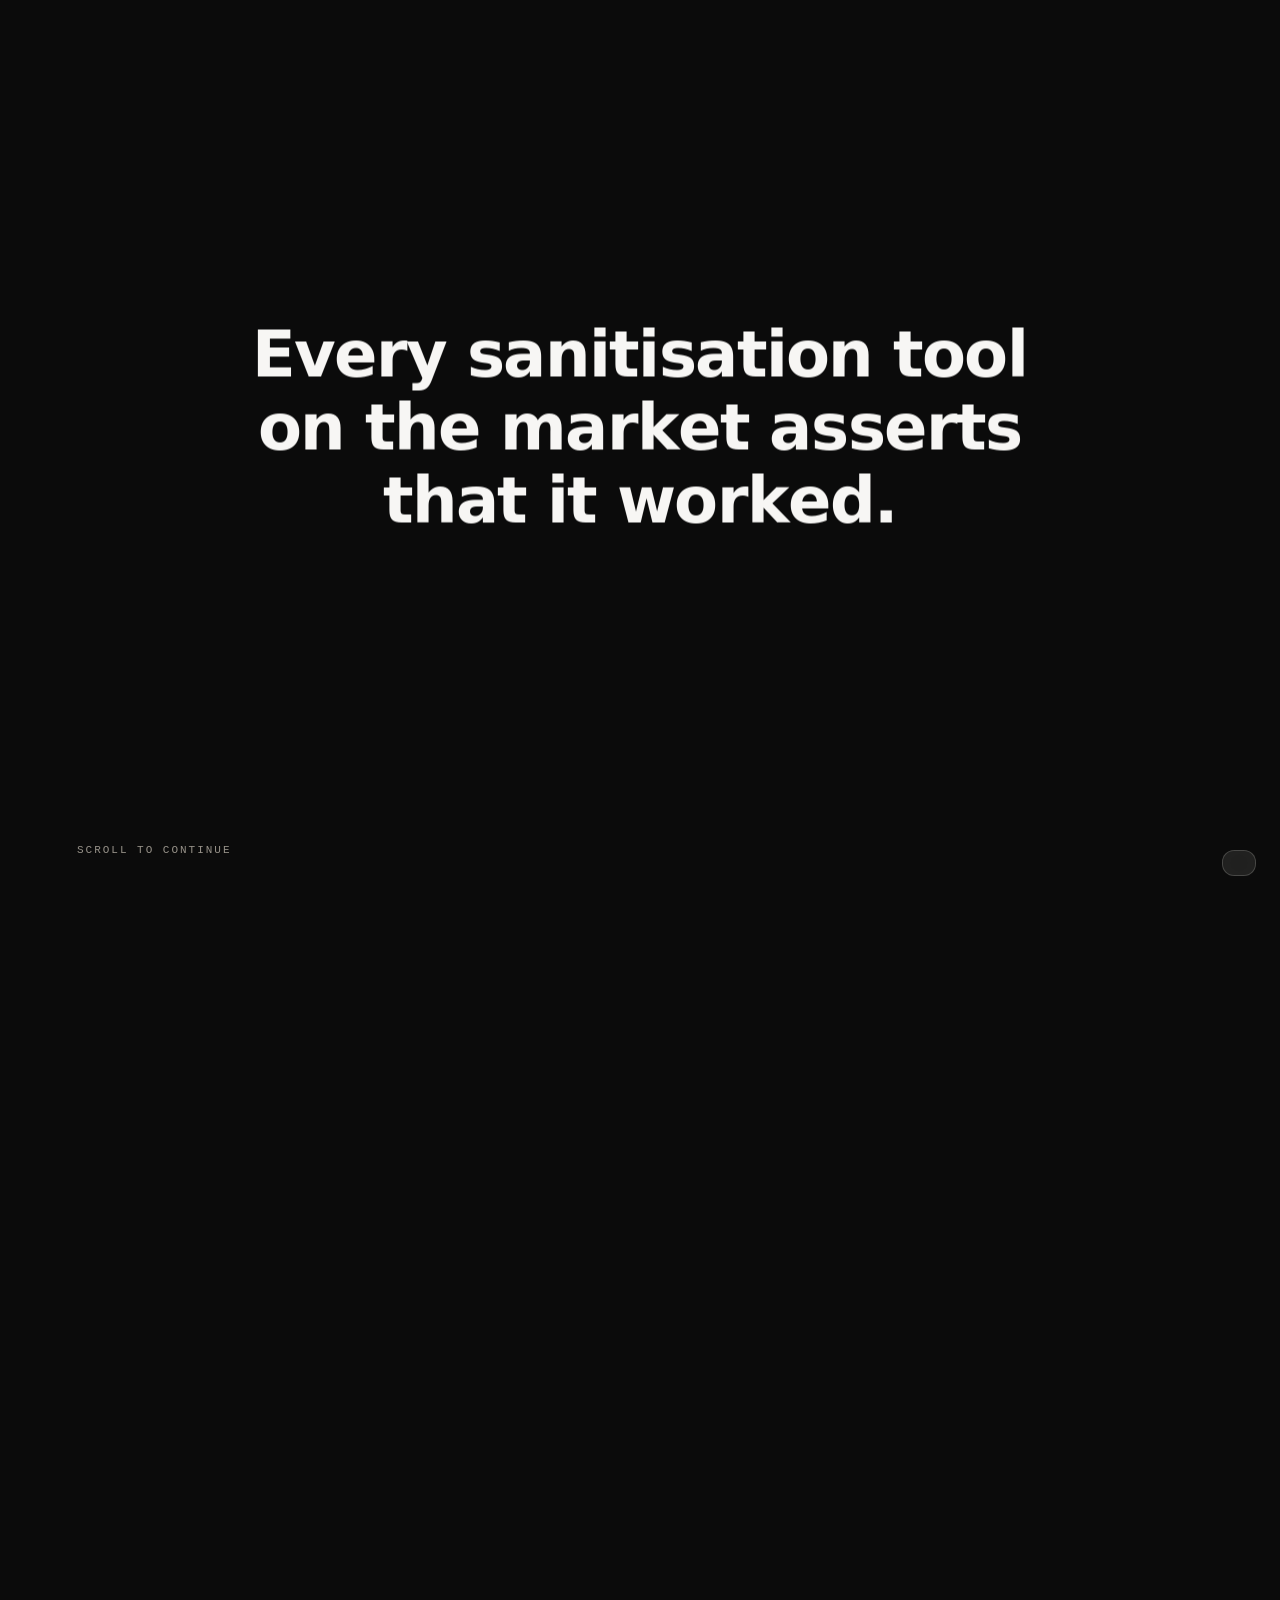
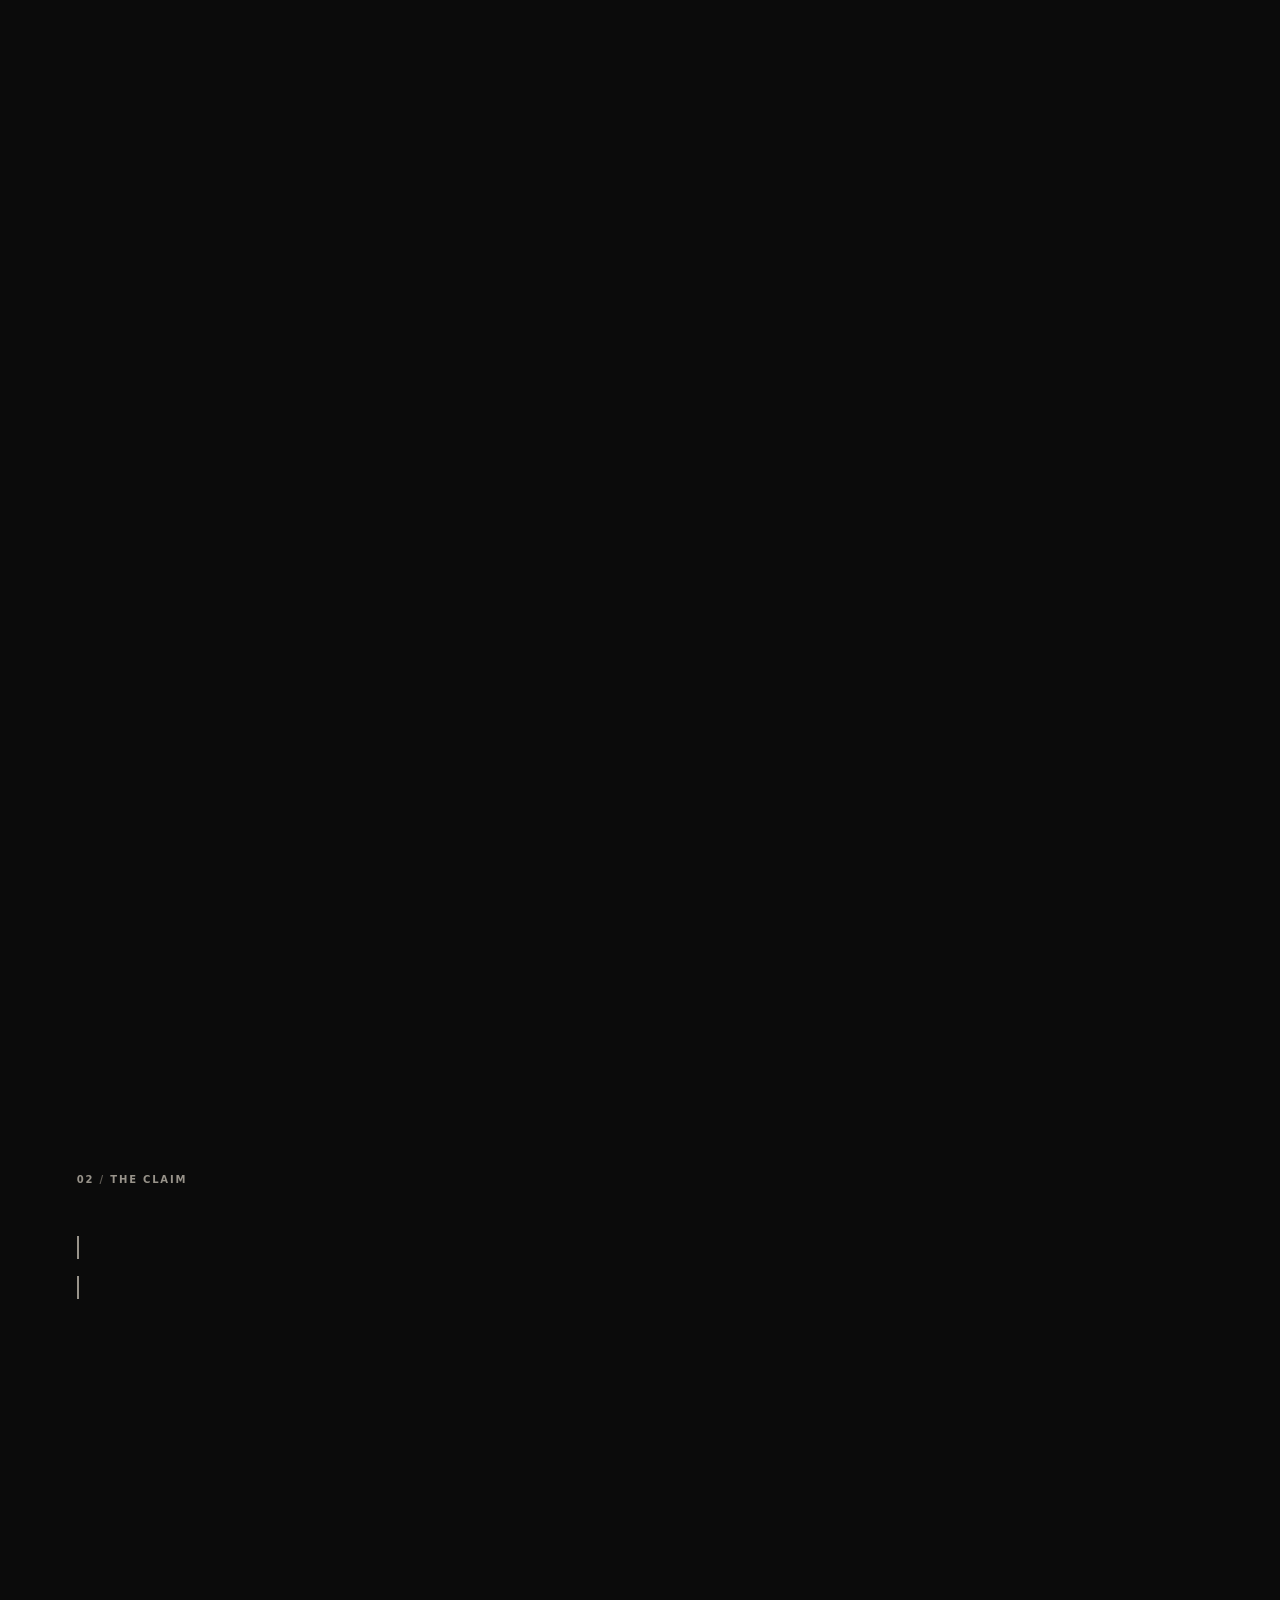
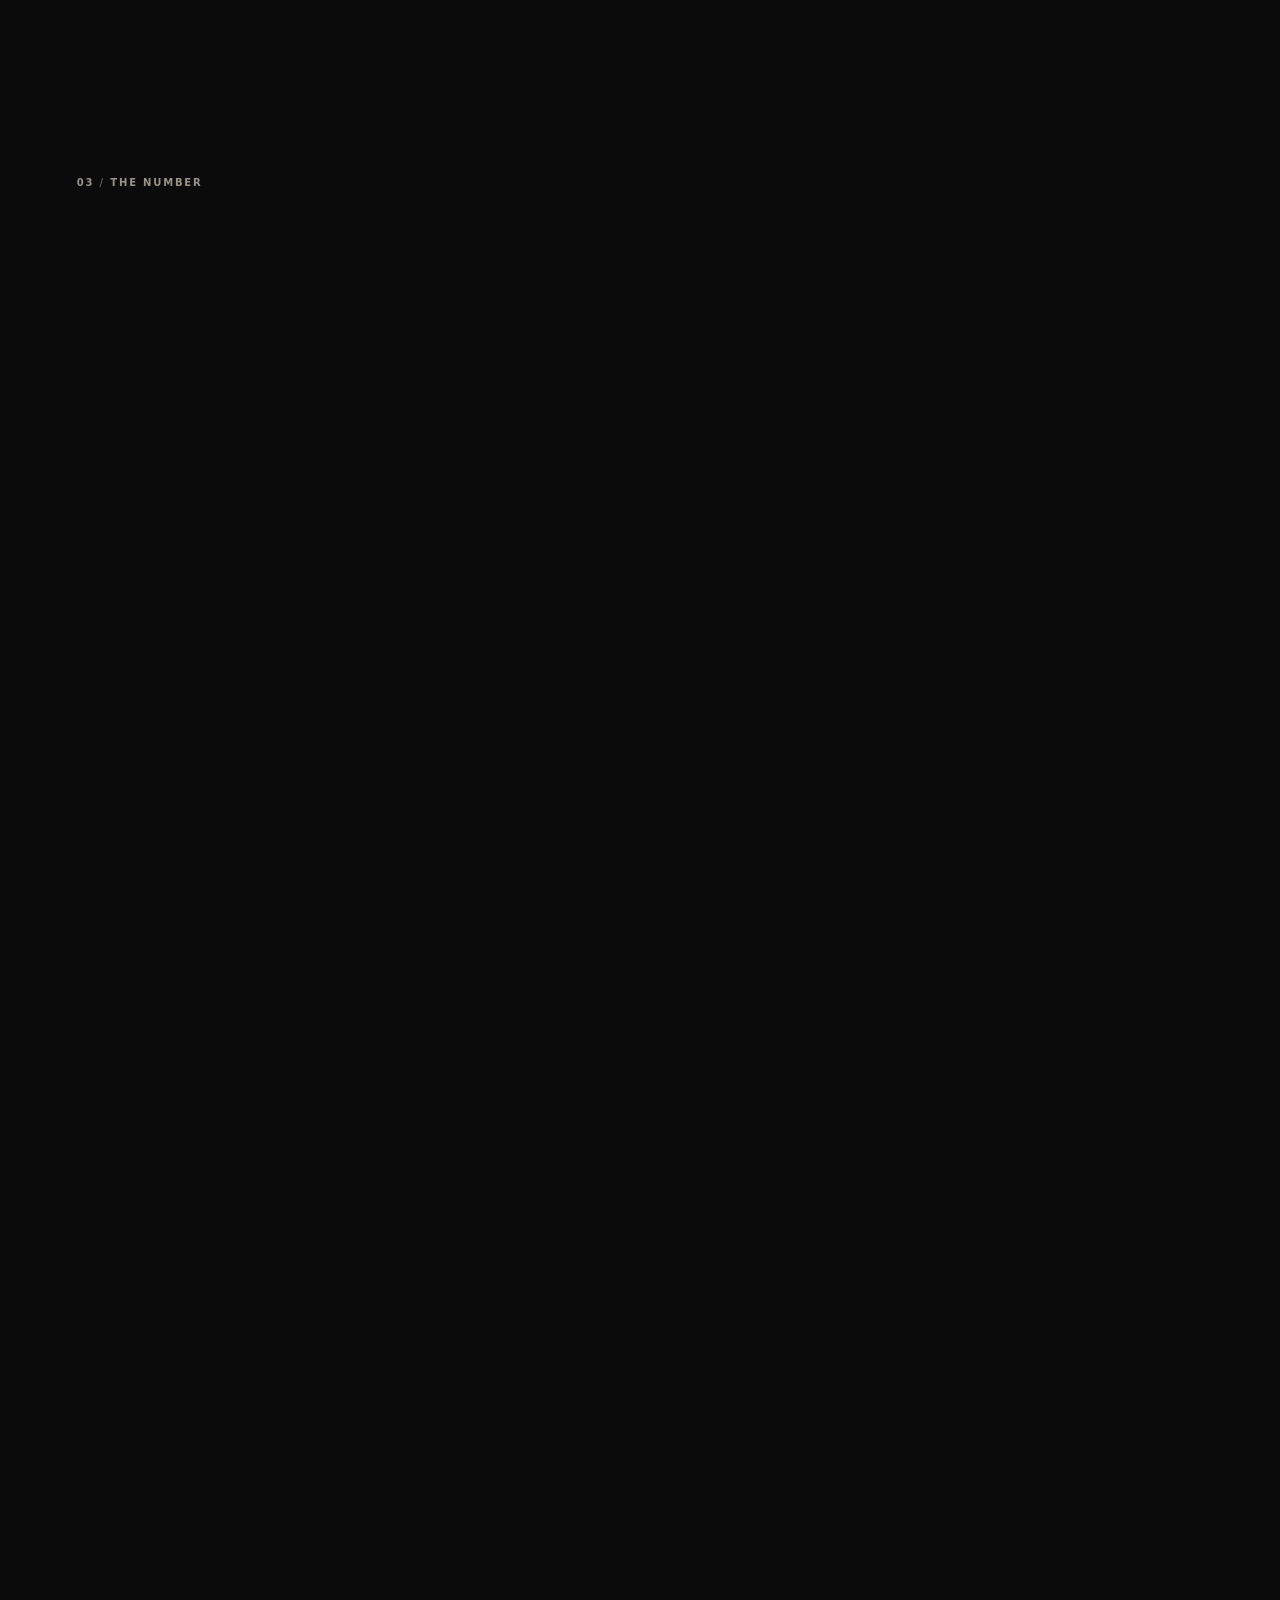
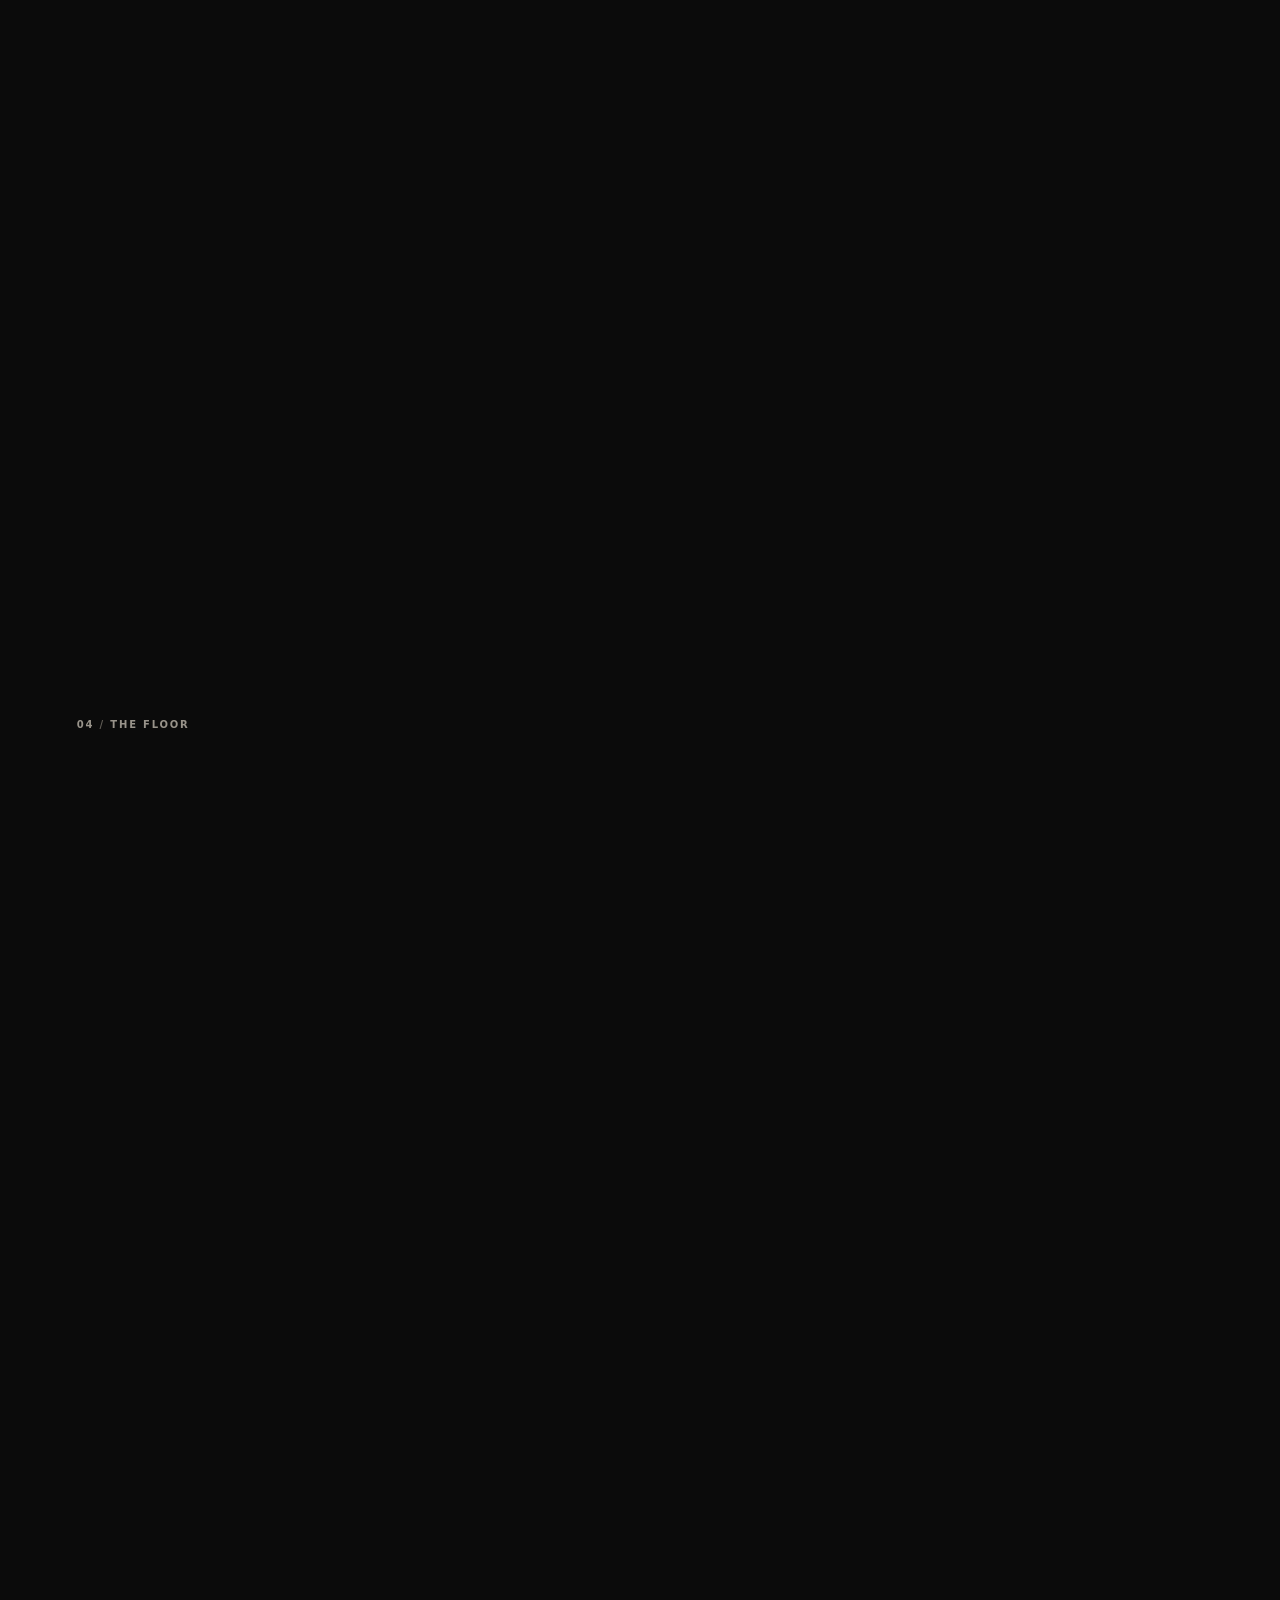
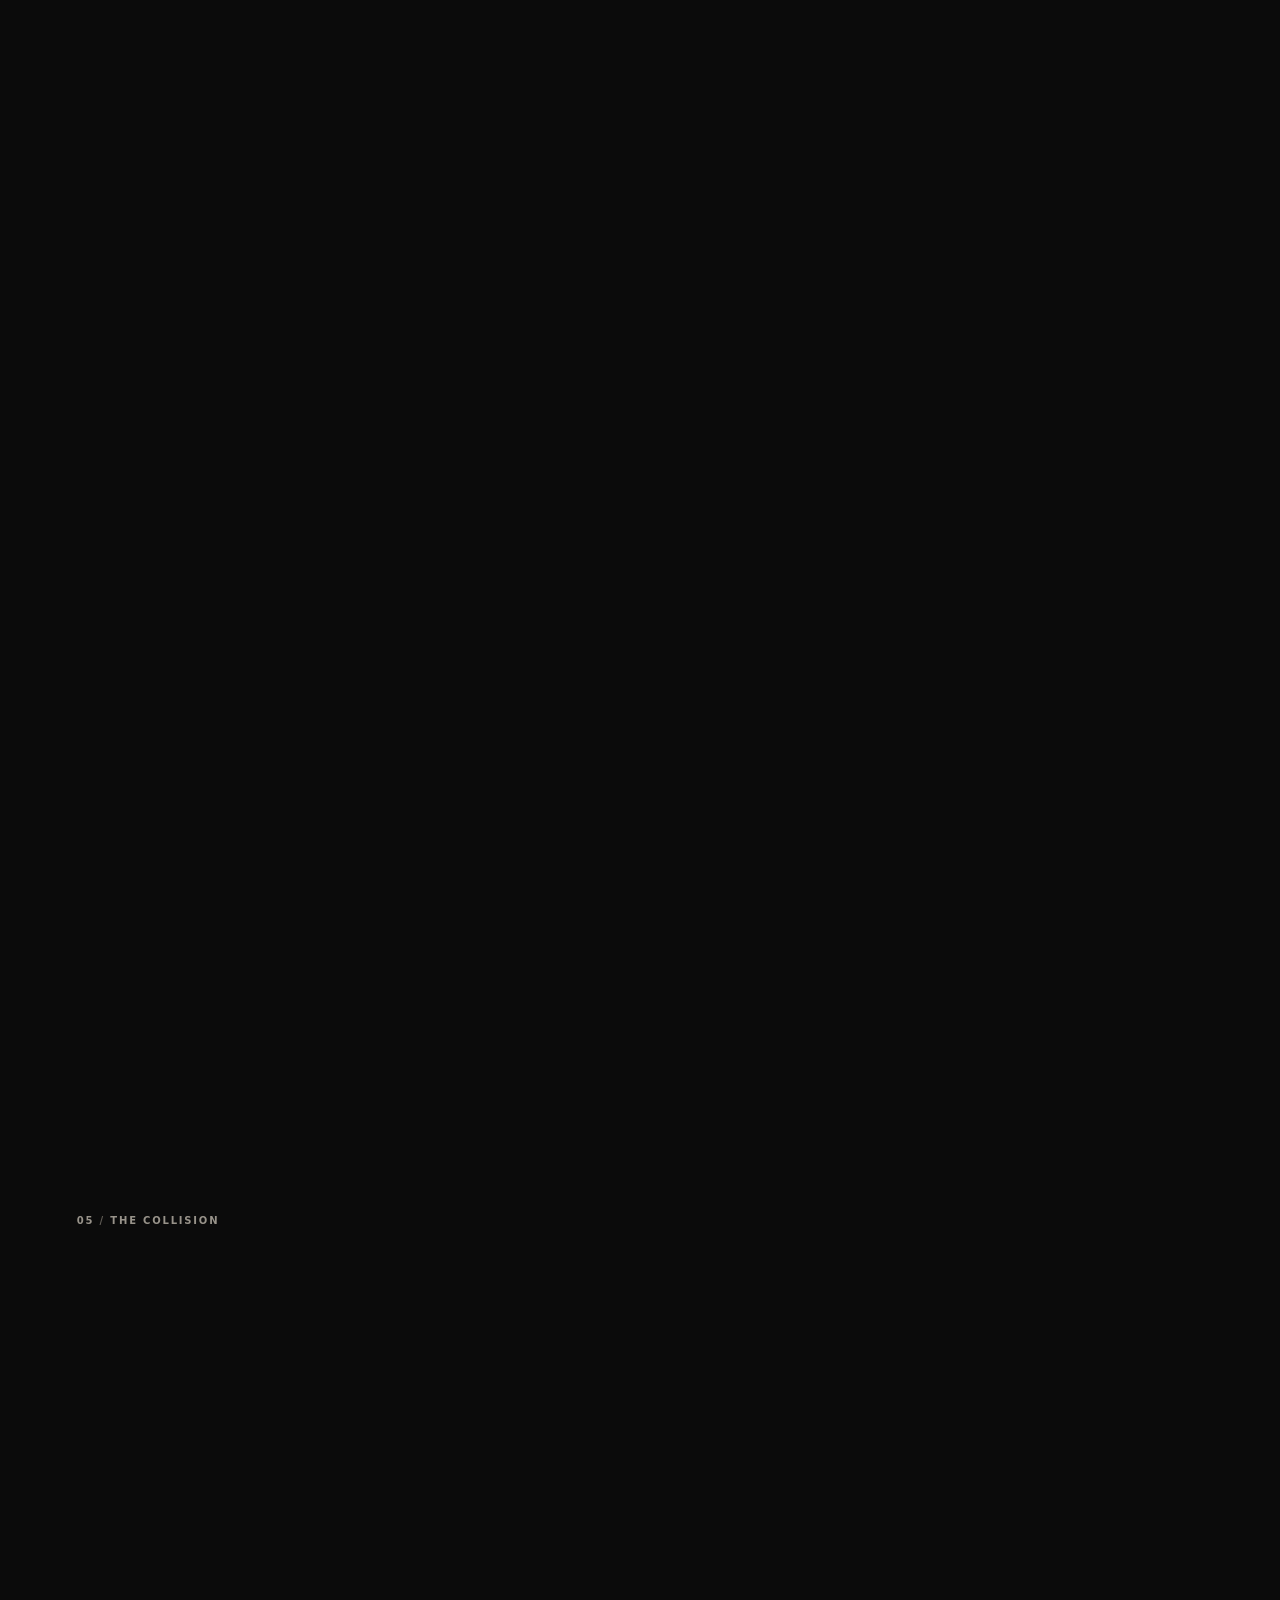
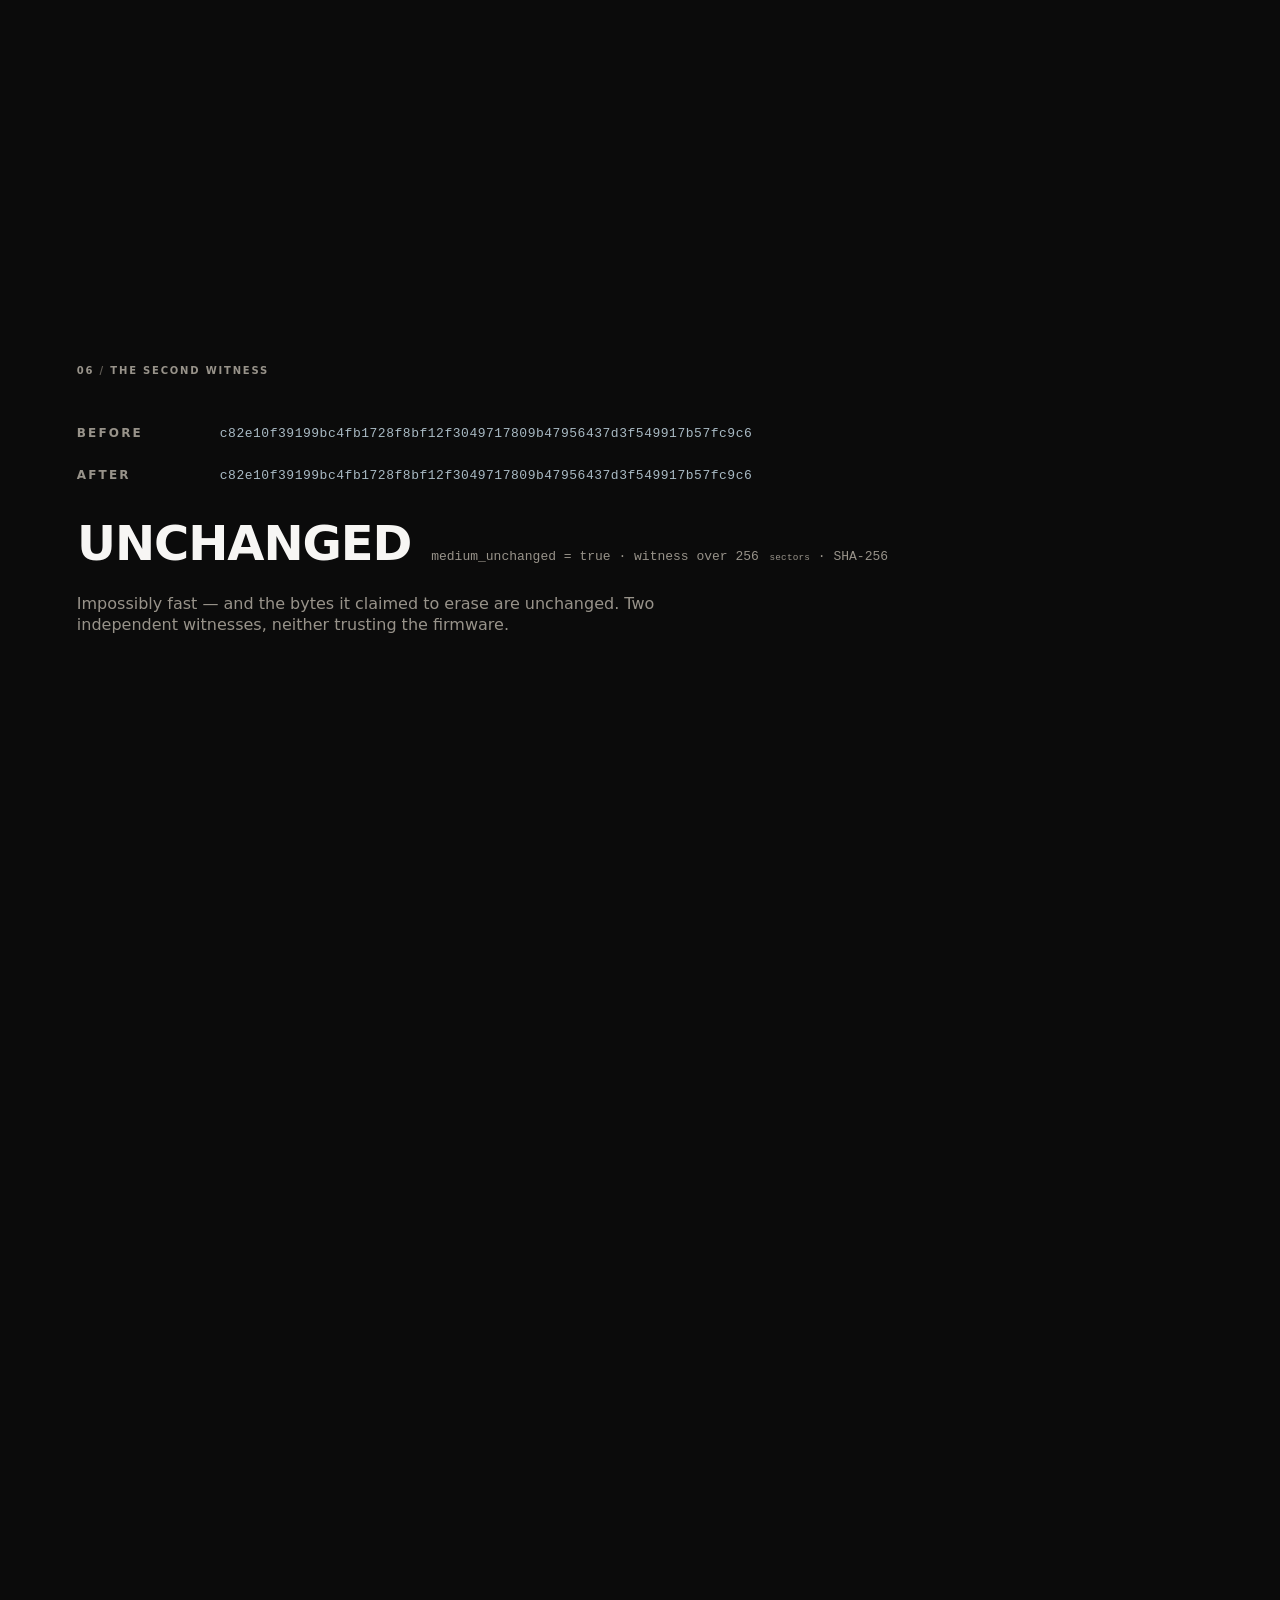
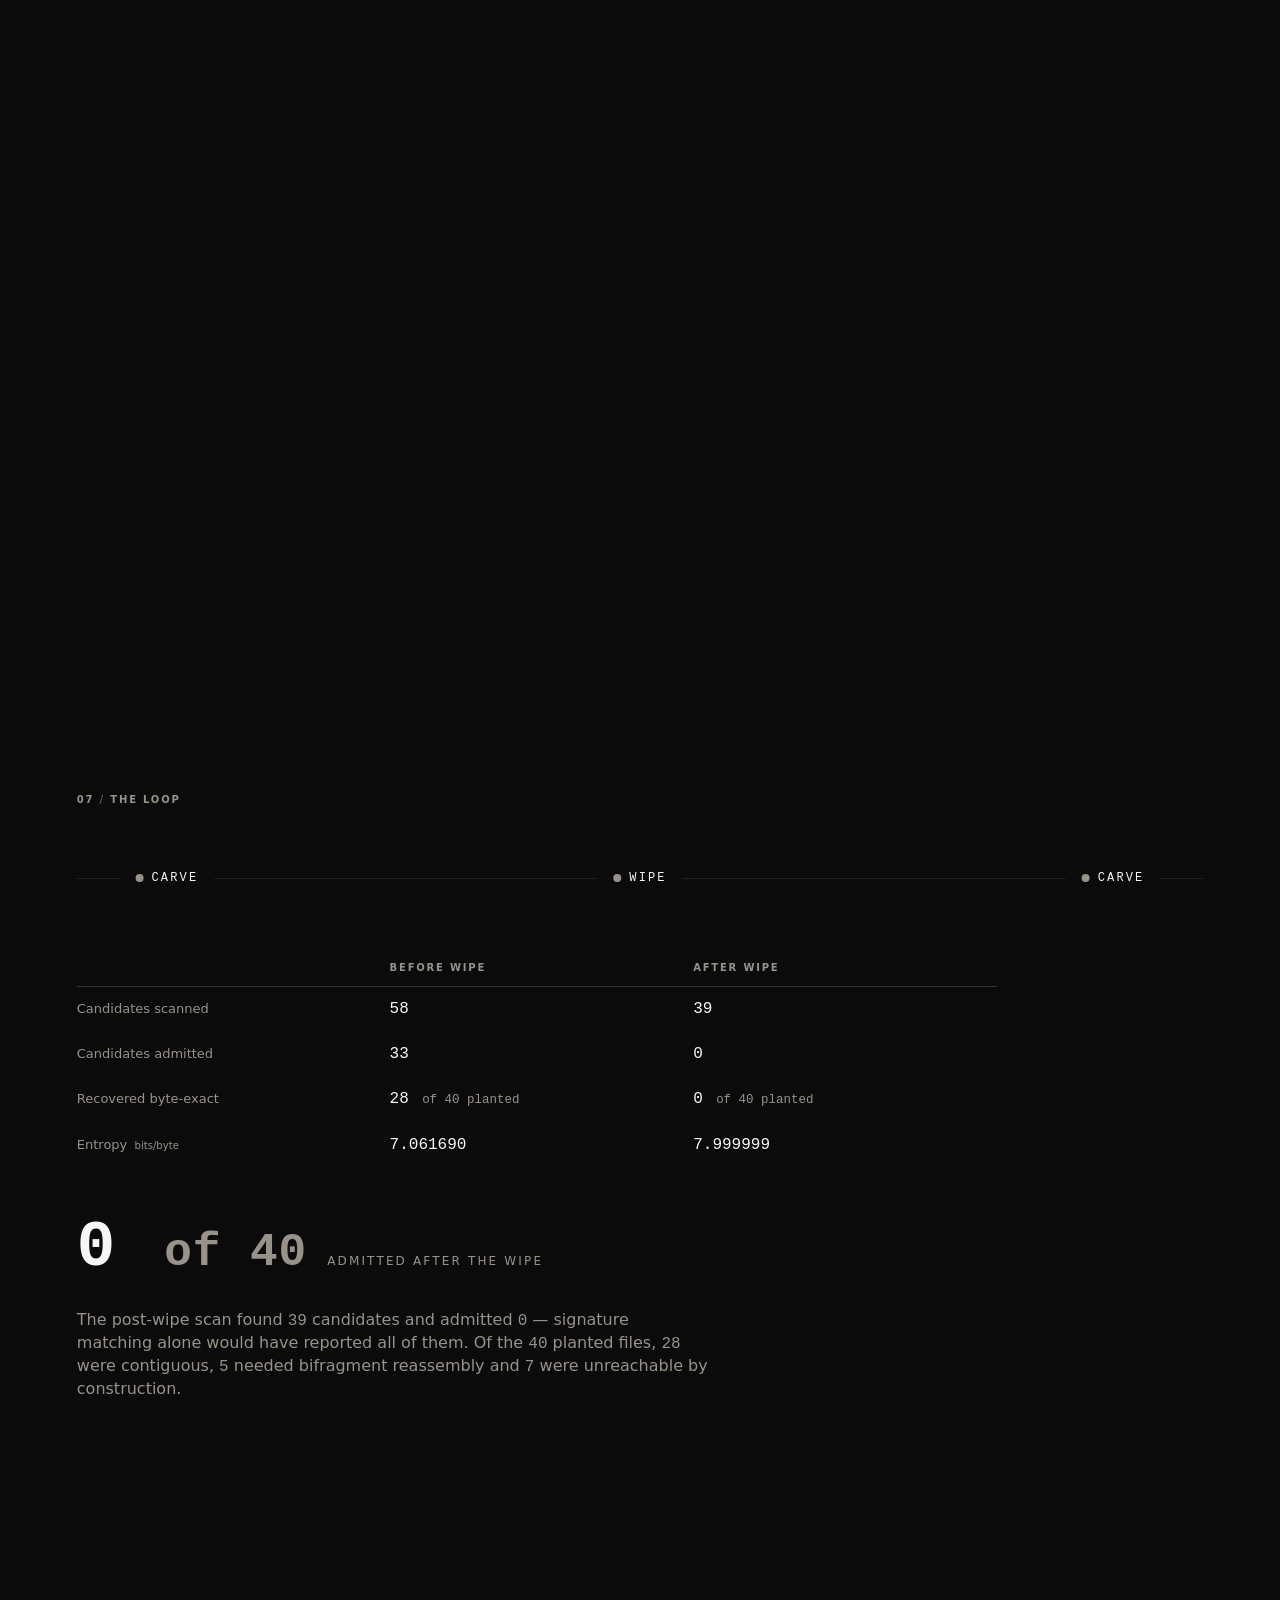
<file: ui/approach.html>
<!DOCTYPE html>
<html lang="en">
<head>
<meta charset="utf-8">
<meta name="viewport" content="width=device-width,initial-scale=1,viewport-fit=cover">
<title>SENTINELWIPE · THE APPROACH</title>
<style>

:root{
  --ti-00:#F7F6F4;  --ti-05:#EEEDEA;  --ti-10:#E3E0DB;  --ti-20:#CFCBC4;
  --ti-30:#B4AFA7;  --ti-40:#98938A;  --ti-50:#7C776E;  --ti-60:#615D56;
  --ti-70:#4A4741;  --ti-80:#35322C;  --ti-90:#232120;  --ti-95:#171615;
  --ti-100:#0B0B0B;

  --au-05:#FBF3E4;  --au-10:#F6E7CE;  --au-20:#EED6AE;  --au-30:#E3C089;
  --au-40:#D4A96A;  --au-50:#C08F4E;  --au-60:#A5763D;  --au-70:#835C30;
  --au-80:#5E4223;  --au-90:#3A2916;

  --vp-10:#D0E4EA;
  --vp-30:#A9BAC4;
  --vp-50:#657F90;
  --vp-70:#445D6C;
  --vp-90:#232B33;

  --sig-nominal:#38D158;
  --sig-caution:#FFD60A;
  --sig-abort:#FF453A;
  --sig-link:#0A84FF;

  --surface-canvas:var(--ti-100);
  --surface-grouped:var(--ti-95);
  --surface-raised:var(--ti-90);
  --surface-glass:rgba(247,246,244,.09);
  --surface-scrim:rgba(11,11,11,.56);

  --content-primary:var(--ti-00);
  --content-secondary:var(--ti-20);
  --content-tertiary:var(--ti-40);
  --content-quaternary:var(--ti-60);
  --content-accent:var(--au-30);
  --content-on-accent:var(--ti-100);

  --stroke-hairline:rgba(247,246,244,.09);
  --stroke-rim:rgba(247,246,244,.18);
  --stroke-focus:var(--au-30);
  --fill-quiet:rgba(247,246,244,.07);
  --fill-pressed:rgba(247,246,244,.14);
  --fill-accent:linear-gradient(168deg,var(--au-30),var(--au-40));
  --specular-top:rgba(255,255,255,.45);
  --specular-bottom:rgba(255,255,255,.12);
  --shadow-key:rgba(11,11,11,.68);
  --glow-accent:rgba(227,192,137,.28);

  --font-display:"SF Pro Display",-apple-system,BlinkMacSystemFont,"Helvetica Neue",Inter,system-ui,sans-serif;
  --font-text:"SF Pro Text",-apple-system,BlinkMacSystemFont,"Helvetica Neue",Inter,system-ui,sans-serif;
  --font-mono:"SF Mono",ui-monospace,Menlo,"JetBrains Mono",monospace;

  --size-colossus:96px;   --lh-colossus:88px;
  --size-display-1:64px;  --lh-display-1:64px;
  --size-display-2:48px;  --lh-display-2:52px;
  --size-title-1:34px;    --lh-title-1:40px;
  --size-title-2:28px;    --lh-title-2:34px;
  --size-title-3:22px;    --lh-title-3:28px;
  --size-headline:17px;   --lh-headline:22px;
  --size-body:17px;       --lh-body:25px;
  --size-callout:16px;    --lh-callout:21px;
  --size-subhead:15px;    --lh-subhead:20px;
  --size-footnote:13px;   --lh-footnote:18px;
  --size-caption:12px;    --lh-caption:16px;
  --size-micro:11px;      --lh-micro:13px;
  --size-overline:10px;   --lh-overline:12px;

  --space-1:4px;  --space-2:8px;  --space-3:12px; --space-4:16px;
  --space-5:20px; --space-6:24px; --space-8:32px; --space-12:48px;
  --space-16:64px;
  --radius-sm:12px; --radius-md:16px; --radius-lg:20px; --radius-xl:28px;
  --radius-capsule:999px;
  --target-min:44px;

  --ease-standard:cubic-bezier(.32,.72,0,1);
  --ease-enter:cubic-bezier(.16,1,.3,1);
  --ease-exit:cubic-bezier(.7,0,.84,0);
  --ease-glide:cubic-bezier(.4,0,.2,1);
  --ease-snap:cubic-bezier(.34,1.26,.64,1);
  --dur-micro:90ms;    --dur-small:160ms;   --dur-medium:240ms;
  --dur-large:400ms;   --dur-enter:520ms;   --dur-morph:620ms;
  --dur-ambient:4000ms;
  --stagger:24ms;
  --frame-budget:8.33ms;

  --glass-thin:blur(20px) saturate(170%);
  --glass-regular:blur(28px) saturate(180%);
  --glass-thick:blur(40px) saturate(150%);
  --e1:0 1px 2px rgba(11,11,11,.68), 0 0 0 1px rgba(247,246,244,.09);
  --e2:0 4px 10px rgba(11,11,11,.68), 0 1px 2px rgba(11,11,11,.5);
  --e3:0 10px 24px rgba(11,11,11,.68), 0 2px 5px rgba(11,11,11,.5);
  --e4:0 18px 44px rgba(11,11,11,.68), 0 4px 10px rgba(11,11,11,.5);
  --e5:0 28px 70px rgba(11,11,11,.72), 0 0 42px rgba(227,192,137,.28);
}

.t-colossus {font:700 var(--size-colossus)/var(--lh-colossus) var(--font-display);letter-spacing:-.03em}
.t-display-1{font:700 var(--size-display-1)/var(--lh-display-1) var(--font-display);letter-spacing:-.025em}
.t-display-2{font:700 var(--size-display-2)/var(--lh-display-2) var(--font-display);letter-spacing:-.022em}
.t-title-1  {font:700 var(--size-title-1)/var(--lh-title-1) var(--font-display);letter-spacing:-.018em}
.t-title-2  {font:600 var(--size-title-2)/var(--lh-title-2) var(--font-display);letter-spacing:-.014em}
.t-title-3  {font:600 var(--size-title-3)/var(--lh-title-3) var(--font-display);letter-spacing:-.01em}
.t-headline {font:600 var(--size-headline)/var(--lh-headline) var(--font-text)}
.t-body     {font:400 var(--size-body)/var(--lh-body) var(--font-text)}
.t-callout  {font:400 var(--size-callout)/var(--lh-callout) var(--font-text)}
.t-subhead  {font:500 var(--size-subhead)/var(--lh-subhead) var(--font-text)}
.t-footnote {font:400 var(--size-footnote)/var(--lh-footnote) var(--font-text)}
.t-caption  {font:400 var(--size-caption)/var(--lh-caption) var(--font-text)}
.t-micro    {font:500 var(--size-micro)/var(--lh-micro) var(--font-text);letter-spacing:.06em}
.t-overline {font:600 var(--size-overline)/var(--lh-overline) var(--font-text);
             letter-spacing:.18em;text-transform:uppercase;color:var(--content-tertiary)}

.num {font-family:var(--font-mono);font-variant-numeric:tabular-nums lining-nums;
      font-feature-settings:"tnum" 1,"lnum" 1}
.unit{color:var(--content-tertiary);font-size:.72em;margin-left:.3em;letter-spacing:.02em}

*,*::before,*::after{box-sizing:border-box}
html{-webkit-text-size-adjust:100%}
body{margin:0;background:var(--surface-canvas);color:var(--content-secondary);
     font:400 var(--size-body)/var(--lh-body) var(--font-text);
     -webkit-font-smoothing:antialiased;text-rendering:optimizeLegibility}
::selection{background:rgba(227,192,137,.28);color:var(--au-05)}

:focus-visible{outline:2px solid var(--stroke-focus);outline-offset:2px;border-radius:inherit}

@media (prefers-reduced-motion:reduce){
  *,*::before,*::after{
    animation-duration:1ms!important;animation-iteration-count:1!important;
    transition-duration:160ms!important;transition-property:opacity!important;
    scroll-behavior:auto!important}
}

html{background:var(--surface-canvas);scroll-behavior:auto}
body{background:var(--surface-canvas);color:var(--content-secondary);overflow-x:hidden}

.mono{font-family:var(--font-mono);font-variant-numeric:tabular-nums lining-nums;
      font-feature-settings:"tnum" 1,"lnum" 1}

#film{position:relative}
.act{position:relative;height:220vh}
.act[data-act="1"]{height:250vh}
.act[data-act="8"]{height:200vh}
.gap{height:24vh}
.stage{position:sticky;top:0;height:100vh;overflow:hidden;
       display:flex;flex-direction:column;justify-content:center;
       padding:var(--space-16) clamp(var(--space-6),6vw,120px)}
.wrap{width:100%;max-width:1180px}

.act-label{margin:0 0 var(--space-12);color:var(--content-tertiary)}
.act-label .sep{color:var(--content-quaternary)}
.cap{margin:var(--space-6) 0 0;max-width:62ch;color:var(--content-tertiary)}
.lede{margin:var(--space-5) 0 0;max-width:62ch;color:var(--content-secondary)}
.key{color:var(--content-primary)}
.dim{color:var(--content-tertiary)}

#chrome{position:fixed;left:clamp(var(--space-6),6vw,120px);top:var(--space-6);
        z-index:6;color:var(--content-tertiary);opacity:0;
        transition:transform var(--dur-morph) var(--ease-standard),
                   opacity var(--dur-morph) var(--ease-standard);
        pointer-events:none}
#chrome.retract{transform:translateY(-180%);opacity:0}

.void-stage{align-items:center;justify-content:center;text-align:center}
.void-stage .act-label{position:absolute;top:var(--space-16);
                       left:clamp(var(--space-6),6vw,120px);margin:0}
.hero{font:700 var(--size-display-1)/1.14 var(--font-display);letter-spacing:-.025em;
      color:var(--content-primary);margin:0;
      transform:translateY(-2.5vh)}
.hline{display:block;white-space:pre}
.ch{display:inline-block}
.hint{position:absolute;left:clamp(var(--space-6),6vw,120px);bottom:var(--space-8);
      font-family:var(--font-mono);font-size:var(--size-micro);line-height:var(--lh-micro);
      letter-spacing:.18em;color:var(--content-tertiary)}

.term{font-family:var(--font-mono);font-size:var(--size-subhead);line-height:var(--lh-subhead);
      color:var(--content-secondary);position:relative;white-space:pre;overflow:hidden;
      padding:var(--space-1) 0}
.term + .term{margin-top:var(--space-3)}
.term .pr{color:var(--content-quaternary)}
.cover{position:absolute;inset:0;background:var(--surface-canvas)}
.cover::before{content:"";position:absolute;left:0;top:10%;bottom:10%;width:2px;
               background:var(--content-tertiary)}
.claim{margin:var(--space-12) 0 0;display:flex;align-items:baseline;gap:var(--space-5);flex-wrap:wrap}
.success{font:700 var(--size-display-1)/var(--lh-display-1) var(--font-display);
         letter-spacing:-.025em;color:var(--sig-nominal)}
.success .glyph{margin-right:var(--space-3)}

.colossus{font:700 var(--size-colossus)/var(--lh-colossus) var(--font-display);
          letter-spacing:-.03em;font-family:var(--font-mono);
          font-variant-numeric:tabular-nums lining-nums;font-feature-settings:"tnum" 1,"lnum" 1}
.gold{color:var(--content-accent)}
.colossus .unit{font-size:.34em}

.deriv{display:grid;grid-template-columns:minmax(0,auto) 1fr;
       column-gap:var(--space-12);row-gap:var(--space-5);align-items:baseline;max-width:920px}
.deriv dt{color:var(--content-tertiary);font-size:var(--size-caption);line-height:var(--lh-caption);
          letter-spacing:.18em;text-transform:uppercase;font-weight:600}
.deriv dd{margin:0;color:var(--content-primary);font-size:var(--size-title-3);
          line-height:var(--lh-title-3)}
.deriv dd .side{display:block;color:var(--content-tertiary);font-size:var(--size-caption);
                line-height:var(--lh-caption);margin-top:var(--space-1);letter-spacing:.02em}
.rule{height:1px;background:var(--stroke-hairline);transform-origin:left center;
      margin:var(--space-4) 0}
.formula{font-family:var(--font-mono);font-size:var(--size-footnote);line-height:var(--lh-footnote);
         color:var(--content-secondary)}
.floor-out{font:700 var(--size-display-1)/var(--lh-display-1) var(--font-display);
           font-family:var(--font-mono);font-variant-numeric:tabular-nums lining-nums;
           color:var(--content-primary);letter-spacing:-.02em}
.floor-out .unit{font-size:.4em}

.pair{display:grid;row-gap:var(--space-6)}
.fig{display:flex;align-items:baseline;gap:var(--space-6);flex-wrap:wrap}
.fig .tag{color:var(--content-tertiary);font-size:var(--size-caption);line-height:var(--lh-caption);
          letter-spacing:.18em;text-transform:uppercase;font-weight:600;min-width:11ch}
.fig .val{font:700 var(--size-display-2)/var(--lh-display-2) var(--font-display);
          font-family:var(--font-mono);font-variant-numeric:tabular-nums lining-nums;
          color:var(--content-primary);letter-spacing:-.022em}
.fig .val .unit{font-size:.38em}
.ratio-row{display:flex;align-items:baseline;gap:var(--space-6);flex-wrap:wrap;
           color:var(--content-tertiary);font-size:var(--size-footnote);line-height:var(--lh-footnote);
           font-family:var(--font-mono)}
.factor{margin-top:var(--space-6);display:flex;align-items:baseline;gap:var(--space-5);flex-wrap:wrap}
.factor .n{font:700 var(--size-colossus)/var(--lh-colossus) var(--font-display);
           font-family:var(--font-mono);font-variant-numeric:tabular-nums lining-nums;
           color:var(--content-primary);letter-spacing:-.03em;transform-origin:left bottom}
.factor .x{font-size:var(--size-title-1);color:var(--content-tertiary);font-family:var(--font-mono)}
.verdict{margin-top:var(--space-8);display:flex;align-items:center;gap:var(--space-5);flex-wrap:wrap}
.stamp{display:inline-flex;align-items:center;gap:var(--space-3);
       font:700 var(--size-title-1)/var(--lh-title-1) var(--font-display);
       letter-spacing:.06em;color:var(--sig-abort)}
.stamp .glyph{font-family:var(--font-mono)}
.stamp-code{font-family:var(--font-mono);font-size:var(--size-title-3);line-height:var(--lh-title-3);
            color:var(--sig-abort);letter-spacing:.04em}
.abort-rule{height:1px;background:var(--sig-abort);transform-origin:left center;
            margin-top:var(--space-6)}
.action{margin-top:var(--space-5);display:flex;gap:var(--space-3);align-items:baseline;
        color:var(--content-secondary);max-width:70ch}
.action .k{font-size:var(--size-caption);letter-spacing:.18em;text-transform:uppercase;
           font-weight:600;color:var(--content-tertiary);white-space:nowrap}

.witness{display:grid;row-gap:var(--space-6)}
.wrow{display:grid;grid-template-columns:11ch minmax(0,1fr);column-gap:var(--space-6);
      align-items:baseline}
.wrow .tag{color:var(--content-tertiary);font-size:var(--size-caption);line-height:var(--lh-caption);
           letter-spacing:.18em;text-transform:uppercase;font-weight:600}
.hash{position:relative;font-family:var(--font-mono);
      font-size:var(--size-footnote);line-height:var(--lh-footnote);
      letter-spacing:.04em;word-break:break-all}
.hash .layer{display:block}
.hash .cold{position:absolute;inset:0;color:var(--vp-30);opacity:0}
.hash .warm{color:var(--content-secondary)}
.unchanged{margin-top:var(--space-8);display:flex;align-items:baseline;gap:var(--space-5);flex-wrap:wrap}
.unchanged .big{font:700 var(--size-display-2)/var(--lh-display-2) var(--font-display);
                letter-spacing:-.022em;color:var(--content-primary)}

.loopline{position:relative;margin:var(--space-8) 0 var(--space-12);height:var(--space-12)}
.loopline .bar{position:absolute;left:0;right:0;top:50%;height:1px;
               background:var(--stroke-hairline);transform-origin:left center}
.node{position:absolute;top:50%;transform:translate(-50%,-50%);
      display:inline-flex;align-items:center;gap:var(--space-2);
      background:var(--surface-canvas);padding:0 var(--space-4);
      font-family:var(--font-mono);font-size:var(--size-caption);line-height:var(--lh-caption);
      letter-spacing:.18em;color:var(--content-primary)}
.node .dot{width:var(--space-2);height:var(--space-2);border-radius:var(--radius-capsule);
           background:var(--content-tertiary)}
.ltab{width:100%;border-collapse:collapse;max-width:920px;table-layout:fixed}
.ltab th,.ltab td{text-align:left;padding:var(--space-3) var(--space-6) var(--space-3) 0;
                  vertical-align:baseline}
.ltab thead th{font-size:var(--size-overline);line-height:var(--lh-overline);letter-spacing:.18em;
               text-transform:uppercase;font-weight:600;color:var(--content-tertiary);
               border-bottom:1px solid var(--stroke-hairline)}
.ltab tbody th{font-weight:400;font-size:var(--size-footnote);line-height:var(--lh-footnote);
               color:var(--content-tertiary)}
.ltab td{font-family:var(--font-mono);font-variant-numeric:tabular-nums lining-nums;
         font-size:var(--size-callout);line-height:var(--lh-callout);color:var(--content-primary)}
.ltab .u{color:var(--content-tertiary);font-size:.78em;margin-left:.3em}
.zero{margin-top:var(--space-12);display:flex;align-items:baseline;gap:var(--space-5);flex-wrap:wrap}
.zero .n{font:700 var(--size-display-1)/var(--lh-display-1) var(--font-display);
         font-family:var(--font-mono);font-variant-numeric:tabular-nums lining-nums;
         color:var(--content-primary);letter-spacing:-.025em}

.panel{background:var(--surface-glass);border:1px solid var(--stroke-rim);
       border-radius:var(--radius-xl);padding:var(--space-4);
       box-shadow:var(--e2),inset 0 1px 0 var(--specular-top);
       max-width:820px;backdrop-filter:var(--glass-thin);-webkit-backdrop-filter:var(--glass-thin)}
.panel .inner{border-radius:var(--radius-sm);background:var(--fill-quiet);padding:var(--space-5)}
.notclaimed{margin:0;padding:0;list-style:none;display:grid;row-gap:var(--space-3)}
.notclaimed li{display:grid;grid-template-columns:2ch 1fr;column-gap:var(--space-3);
               color:var(--content-tertiary);font-size:var(--size-footnote);
               line-height:var(--lh-footnote)}
.notclaimed .g{font-family:var(--font-mono);color:var(--content-quaternary)}
.tele{margin:var(--space-8) 0 0;display:flex;gap:var(--space-6);flex-wrap:wrap;align-items:baseline;
      font-family:var(--font-mono);font-size:var(--size-footnote);line-height:var(--lh-footnote);
      color:var(--content-tertiary)}
.tele .v{color:var(--content-primary)}
.go{position:relative;display:inline-flex;align-items:center;gap:var(--space-3);
    min-height:var(--target-min);padding:0 var(--space-6);margin-top:var(--space-12);
    border-radius:var(--radius-capsule);background:var(--fill-accent);
    color:var(--content-on-accent);text-decoration:none;border:0;
    font:600 var(--size-headline)/1 var(--font-text);letter-spacing:.01em;
    box-shadow:var(--e2);overflow:hidden;
    transition:transform var(--dur-micro) var(--ease-standard)}
.go::after{content:"";position:absolute;inset:0;background:var(--fill-pressed);opacity:0;
           transition:opacity var(--dur-micro) var(--ease-standard)}
.go:active{transform:scale(.96)}
.go:active::after{opacity:1}
.go .arrow{font-family:var(--font-mono)}

#perf{position:fixed;right:var(--space-6);bottom:var(--space-6);z-index:9;
      background:var(--surface-glass);border:1px solid var(--stroke-rim);
      border-radius:var(--radius-sm);padding:var(--space-3) var(--space-4);
      backdrop-filter:var(--glass-thin);-webkit-backdrop-filter:var(--glass-thin);
      font-family:var(--font-mono);font-size:var(--size-micro);line-height:var(--lh-micro);
      color:var(--content-tertiary);display:grid;row-gap:2px;white-space:pre;pointer-events:none;user-select:none}
#perf b{font-weight:400;color:var(--content-primary)}

@media (max-width:900px){
  .hero{font-size:var(--size-display-2);line-height:1.16}
  .success{font-size:var(--size-display-2);line-height:var(--lh-display-2)}
  .colossus{font-size:var(--size-display-1);line-height:var(--lh-display-1)}
  .factor .n{font-size:var(--size-display-1);line-height:var(--lh-display-1)}
  .floor-out{font-size:var(--size-display-2);line-height:var(--lh-display-2)}
  .fig .val{font-size:var(--size-title-1);line-height:var(--lh-title-1)}
  .term{font-size:var(--size-footnote);line-height:var(--lh-footnote);
        white-space:pre-wrap;word-break:break-all}
  .wrow{grid-template-columns:1fr;row-gap:var(--space-2)}
  .deriv{grid-template-columns:1fr;row-gap:var(--space-4)}
}

html.rm .act,html.rm .act[data-act="1"],html.rm .act[data-act="8"]{height:auto}
html.rm .gap{display:none}
html.rm .stage{position:static;height:auto;overflow:visible;display:block;
               padding:var(--space-16) clamp(var(--space-6),6vw,120px);
               border-top:1px solid var(--stroke-hairline)}
html.rm #film > .act:first-child .stage{border-top:0}
html.rm [data-anim]{opacity:1!important;transform:none!important}
html.rm .ch{transform:none!important}
html.rm .cover{display:none}
html.rm .hint{display:none}
html.rm #chrome{position:static;opacity:1;transform:none;margin:var(--space-8) 0 0
                clamp(var(--space-6),6vw,120px)}
html.rm .hash .cold{opacity:1!important;position:static}
html.rm .hash .warm{display:none}
html.rm .rule,html.rm .abort-rule,html.rm .loopline .bar{transform:none!important}
html.rm .hero{transform:none}
html.rm .void-stage{text-align:left;align-items:flex-start}
html.rm .void-stage .act-label{position:static}
html.rm .loopline{height:auto;margin:var(--space-6) 0 var(--space-8)}
html.rm .loopline .bar{display:none}
html.rm .node{position:static;margin:0 var(--space-6) 0 0;padding:0}
html.rm .go{opacity:1}
</style>
</head>
<body>

<div id="chrome" class="t-overline">SENTINELWIPE <span class="sep">·</span> THE APPROACH <a href="index.html" class="t-overline" style="display:inline-flex;align-items:center;gap:var(--space-2);min-height:44px;padding:0 var(--space-4);border-radius:var(--radius-capsule);border:1px solid var(--stroke-rim);background:var(--fill-quiet);color:var(--content-tertiary);text-decoration:none;white-space:nowrap"><span aria-hidden="true" style="font-family:var(--font-mono)">&#8592;</span>Entry <kbd style="font-family:var(--font-mono);text-transform:none;letter-spacing:0">Esc</kbd></a></div>

<main id="film">

<section class="act" data-act="1" aria-label="01 VOID">
  <div class="stage void-stage">
    <p class="t-overline act-label" data-anim style="opacity:0">01 <span class="sep">/</span> VOID</p>
    <h1 class="hero" data-anim><span class="hline" data-n="23"><span class="ch" style="--i:0">E</span><span class="ch" style="--i:1">v</span><span class="ch" style="--i:2">e</span><span class="ch" style="--i:3">r</span><span class="ch" style="--i:4">y</span><span class="ch" style="--i:5">&nbsp;</span><span class="ch" style="--i:6">s</span><span class="ch" style="--i:7">a</span><span class="ch" style="--i:8">n</span><span class="ch" style="--i:9">i</span><span class="ch" style="--i:10">t</span><span class="ch" style="--i:11">i</span><span class="ch" style="--i:12">s</span><span class="ch" style="--i:13">a</span><span class="ch" style="--i:14">t</span><span class="ch" style="--i:15">i</span><span class="ch" style="--i:16">o</span><span class="ch" style="--i:17">n</span><span class="ch" style="--i:18">&nbsp;</span><span class="ch" style="--i:19">t</span><span class="ch" style="--i:20">o</span><span class="ch" style="--i:21">o</span><span class="ch" style="--i:22">l</span></span><span class="hline" data-n="21"><span class="ch" style="--i:0">o</span><span class="ch" style="--i:1">n</span><span class="ch" style="--i:2">&nbsp;</span><span class="ch" style="--i:3">t</span><span class="ch" style="--i:4">h</span><span class="ch" style="--i:5">e</span><span class="ch" style="--i:6">&nbsp;</span><span class="ch" style="--i:7">m</span><span class="ch" style="--i:8">a</span><span class="ch" style="--i:9">r</span><span class="ch" style="--i:10">k</span><span class="ch" style="--i:11">e</span><span class="ch" style="--i:12">t</span><span class="ch" style="--i:13">&nbsp;</span><span class="ch" style="--i:14">a</span><span class="ch" style="--i:15">s</span><span class="ch" style="--i:16">s</span><span class="ch" style="--i:17">e</span><span class="ch" style="--i:18">r</span><span class="ch" style="--i:19">t</span><span class="ch" style="--i:20">s</span></span><span class="hline" data-n="15"><span class="ch" style="--i:0">t</span><span class="ch" style="--i:1">h</span><span class="ch" style="--i:2">a</span><span class="ch" style="--i:3">t</span><span class="ch" style="--i:4">&nbsp;</span><span class="ch" style="--i:5">i</span><span class="ch" style="--i:6">t</span><span class="ch" style="--i:7">&nbsp;</span><span class="ch" style="--i:8">w</span><span class="ch" style="--i:9">o</span><span class="ch" style="--i:10">r</span><span class="ch" style="--i:11">k</span><span class="ch" style="--i:12">e</span><span class="ch" style="--i:13">d</span><span class="ch" style="--i:14">.</span></span></h1>
    <p class="hint" data-anim>SCROLL TO CONTINUE</p>
  </div>
</section>
<div class="gap"></div>

<section class="act" data-act="2" aria-label="02 THE CLAIM">
  <div class="stage">
    <div class="wrap">
      <p class="t-overline act-label">02 <span class="sep">/</span> THE CLAIM</p>
      <div class="term" id="t2a"><span class="pr">$ </span>wipe --target &lt;root&gt;/t2.img --allow-root &lt;root&gt; --i-understand &lt;root&gt;/t2.img --sanitize ata-sanitize-block-erase<span class="cover" data-cover></span></div>
      <div class="term" id="t2b"><span class="pr">&gt; </span>device_reported_success = <span class="" data-num="lie.device_reported_success" data-fmt="raw"></span><span class="cover" data-cover></span></div>
      <div class="claim" data-anim style="opacity:0">
        <span class="success"><span class="glyph">✓</span>SUCCESS</span>
        <span class="t-caption dim" style="letter-spacing:.18em;text-transform:uppercase">reported by device · return code not trusted</span>
      </div>
      <p class="t-callout cap" data-anim style="opacity:0">The drive said it was done. Every tool on the market stops reading here.</p>
    </div>
  </div>
</section>
<div class="gap"></div>

<section class="act" data-act="3" aria-label="03 THE NUMBER">
  <div class="stage">
    <div class="wrap">
      <p class="t-overline act-label">03 <span class="sep">/</span> THE NUMBER</p>
      <p class="colossus gold" data-anim style="opacity:0;margin:0"><span class="num " data-num="lie.sanitize.measured_ns" data-fmt="int"></span> <span class="unit">ns</span></p>
      <p class="t-body cap" data-anim style="opacity:0">elapsed, as reported by the device.</p>
      <p class="t-footnote dim" data-anim style="opacity:0;margin-top:var(--space-6)">
        <span class="mono" data-num="lie.sanitize.operation" data-fmt="raw"></span> · <span class="num " data-num="lie.sanitize.passes" data-fmt="int"></span> pass over <span class="num " data-num="lie.sanitize.capacity_bytes" data-fmt="int"></span> bytes of capacity.
      </p>
    </div>
  </div>
</section>
<div class="gap"></div>

<section class="act" data-act="4" aria-label="04 THE FLOOR">
  <div class="stage">
    <div class="wrap">
      <p class="t-overline act-label">04 <span class="sep">/</span> THE FLOOR</p>
      <dl class="deriv">
        <dt data-anim style="opacity:0">Measured rate</dt>
        <dd data-anim style="opacity:0"><span class="num " data-num="lie.sanitize.rate_bps" data-fmt="fix6"></span> <span class="unit">B/s</span>
          <span class="side">baseline.source <span class="mono" data-num="lie.sanitize.baseline_source" data-fmt="raw"></span> · measured <span class="mono" data-num="lie.sanitize.baseline_measured" data-fmt="raw"></span></span></dd>
        <dt data-anim style="opacity:0">Work</dt>
        <dd data-anim style="opacity:0"><span class="num " data-num="lie.sanitize.work_bytes" data-fmt="int"></span> <span class="unit">bytes</span>
          <span class="side">probe <span class="num " data-num="lie.sanitize.probe_bytes" data-fmt="int"></span> bytes in <span class="num " data-num="lie.sanitize.probe_elapsed_ns" data-fmt="int"></span> ns</span></dd>
      </dl>
      <div class="rule" data-anim style="transform:scaleX(0)"></div>
      <div class="fig" style="align-items:flex-end">
        <p class="floor-out" data-anim style="opacity:0;margin:0"><span class="num " data-num="lie.sanitize.floor_ns" data-fmt="int"></span> <span class="unit">ns</span></p>
        <p class="formula" data-anim style="opacity:0;margin:0 0 var(--space-2)">
          floor_ns = work_bytes × probe_elapsed_ns ÷ probe_bytes</p>
      </div>
      <p class="t-callout cap" data-anim style="opacity:0">Derived, never hardcoded — a fixed threshold would false-positive on fast NVMe. Computed in u128, truncating downward, so rounding always favours the device.</p>
    </div>
  </div>
</section>
<div class="gap"></div>

<section class="act" data-act="5" aria-label="05 THE COLLISION">
  <div class="stage">
    <div class="wrap">
      <p class="t-overline act-label">05 <span class="sep">/</span> THE COLLISION</p>
      <div class="pair">
        <div class="fig" data-anim style="opacity:0" id="obs">
          <span class="tag">Observed</span><span class="val"><span class="num " data-num="lie.sanitize.measured_ns" data-fmt="int"></span> <span class="unit">ns</span></span></div>
        <div class="fig" data-anim style="opacity:0" id="flr">
          <span class="tag">Floor</span><span class="val"><span class="num " data-num="lie.sanitize.floor_ns" data-fmt="int"></span> <span class="unit">ns</span></span></div>
      </div>
      <div class="ratio-row" data-anim style="opacity:0">
        <span>ratio measured ÷ floor = <span class="num " data-num="lie.sanitize.ratio" data-fmt="fix6"></span></span>
        <span>refusal threshold <span class="num " data-num="lie.sanitize.threshold" data-fmt="fix6"></span></span>
      </div>
      <div class="factor">
        <span class="n" data-anim style="opacity:0"><span class="num " data-calc="lie_factor" data-fmt="fix3"></span></span>
        <span class="x" data-anim style="opacity:0">× faster than the medium can be written</span>
      </div>
      <div class="verdict" id="v5" data-anim style="opacity:0;transform:translateY(12px) scale(1.04)">
        <span class="stamp"><span class="glyph">✕</span>REFUSED</span>
        <span class="stamp-code"><span class="mono" data-num="lie.sanitize.code" data-fmt="raw"></span></span>
        <span class="t-caption dim" style="letter-spacing:.18em;text-transform:uppercase">severity <span class="" data-num="lie.sanitize.severity" data-fmt="raw"></span></span>
      </div>
      <div class="abort-rule" data-anim style="transform:scaleX(0)"></div>
      <p class="action" data-anim style="opacity:0">
        <span class="k">Action</span>
        <span class="t-callout">The sanitisation claim is refused and the return code is discarded: <span class="mono">return_code_trusted = <span class="" data-num="lie.sanitize.return_code_trusted" data-fmt="raw"></span></span>. The device reported success and the report says so; the verdict does not come from it.</span>
      </p>
    </div>
  </div>
</section>
<div class="gap"></div>

<section class="act" data-act="6" aria-label="06 THE SECOND WITNESS">
  <div class="stage">
    <div class="wrap">
      <p class="t-overline act-label">06 <span class="sep">/</span> THE SECOND WITNESS</p>
      <div class="witness">
        <div class="wrow" data-anim id="w6a" style="transform:translateX(-70%)">
          <span class="tag">Before</span>
          <span class="hash"><span class="layer warm"><span class="" data-num="lie.witness.before" data-fmt="raw"></span></span><span class="layer cold"><span class="" data-num="lie.witness.before" data-fmt="raw"></span></span></span>
        </div>
        <div class="wrow" data-anim id="w6b" style="transform:translateX(70%)">
          <span class="tag">After</span>
          <span class="hash"><span class="layer warm"><span class="" data-num="lie.witness.after" data-fmt="raw"></span></span><span class="layer cold"><span class="" data-num="lie.witness.after" data-fmt="raw"></span></span></span>
        </div>
      </div>
      <div class="unchanged" data-anim style="opacity:0">
        <span class="big">UNCHANGED</span>
        <span class="t-footnote dim mono">medium_unchanged = <span class="" data-num="lie.witness.unchanged" data-fmt="raw"></span> · witness over <span class="num " data-num="lie.witness.sectors" data-fmt="int"></span> <span class="unit">sectors</span> · SHA-256</span>
      </div>
      <p class="t-callout cap" data-anim style="opacity:0">Impossibly fast — and the bytes it claimed to erase are unchanged. Two independent witnesses, neither trusting the firmware.</p>
    </div>
  </div>
</section>
<div class="gap"></div>

<section class="act" data-act="7" aria-label="07 THE LOOP">
  <div class="stage">
    <div class="wrap">
      <p class="t-overline act-label">07 <span class="sep">/</span> THE LOOP</p>
      <div class="loopline">
        <div class="bar" data-anim style="transform:scaleX(0)"></div>
        <span class="node" data-anim style="opacity:0;left:8%"><span class="dot"></span>CARVE</span>
        <span class="node" data-anim style="opacity:0;left:50%"><span class="dot"></span>WIPE</span>
        <span class="node" data-anim style="opacity:0;left:92%"><span class="dot"></span>CARVE</span>
      </div>
      <table class="ltab">
        <thead><tr>
          <th style="width:34%"></th>
          <th data-col="b" data-anim style="opacity:0">Before wipe</th>
          <th data-col="a" data-anim style="opacity:0">After wipe</th>
        </tr></thead>
        <tbody>
          <tr><th>Candidates scanned</th>
            <td data-col="b" data-anim style="opacity:0"><span class="num " data-num="loop.before.scanned" data-fmt="int"></span></td>
            <td data-col="a" data-anim style="opacity:0"><span class="num " data-num="loop.after.scanned" data-fmt="int"></span></td></tr>
          <tr><th>Candidates admitted</th>
            <td data-col="b" data-anim style="opacity:0"><span class="num " data-num="loop.before.admitted" data-fmt="int"></span></td>
            <td data-col="a" data-anim style="opacity:0"><span class="num " data-num="loop.after.admitted" data-fmt="int"></span></td></tr>
          <tr><th>Recovered byte-exact</th>
            <td data-col="b" data-anim style="opacity:0"><span class="num " data-num="loop.recall_before" data-fmt="int"></span> <span class="u">of <span class="num " data-num="loop.planted" data-fmt="int"></span> planted</span></td>
            <td data-col="a" data-anim style="opacity:0"><span class="num " data-num="loop.recall_after" data-fmt="int"></span> <span class="u">of <span class="num " data-num="loop.planted" data-fmt="int"></span> planted</span></td></tr>
          <tr><th>Entropy <span class="u">bits/byte</span></th>
            <td data-col="b" data-anim style="opacity:0"><span class="num " data-num="loop.entropy.before" data-fmt="fix6"></span></td>
            <td data-col="a" data-anim style="opacity:0"><span class="num " data-num="loop.entropy.after" data-fmt="fix6"></span></td></tr>
        </tbody>
      </table>
      <div class="zero" data-anim style="opacity:0">
        <span class="n"><span class="num " data-num="loop.after.admitted" data-fmt="int"></span> <span class="unit">of <span class="num " data-num="loop.planted" data-fmt="int"></span></span></span>
        <span class="t-caption dim" style="letter-spacing:.18em;text-transform:uppercase">admitted after the wipe</span>
      </div>
      <p class="t-callout cap" data-anim style="opacity:0">The post-wipe scan found <span class="num " data-num="loop.after.scanned" data-fmt="int"></span> candidates and admitted <span class="num " data-num="loop.after.admitted" data-fmt="int"></span> — signature matching alone would have reported all of them. Of the <span class="num " data-num="loop.planted" data-fmt="int"></span> planted files, <span class="num " data-num="loop.reachability.contiguous" data-fmt="int"></span> were contiguous, <span class="num " data-num="loop.reachability.needs_bifragment_reassembly" data-fmt="int"></span> needed bifragment reassembly and <span class="num " data-num="loop.reachability.unreachable_by_construction" data-fmt="int"></span> were unreachable by construction.</p>
    </div>
  </div>
</section>
<div class="gap"></div>

<section class="act" data-act="8" aria-label="08 HANDOVER">
  <div class="stage">
    <div class="wrap">
      <p class="t-overline act-label" data-anim style="opacity:0">08 <span class="sep">/</span> HANDOVER</p>
      <h2 class="t-display-2" data-anim style="opacity:0;color:var(--content-primary);margin:0 0 var(--space-6)">
        Every tool asserts. This one publishes the arithmetic.</h2>
      <div class="panel" data-anim style="opacity:0">
        <div class="inner">
          <p class="t-overline" style="margin:0 0 var(--space-4)">What this film does not claim</p>
          <ul class="notclaimed">
            <li><span class="g">—</span><span>The certificate is Ed25519-signed over RFC 8785 canonical bytes and chained (RFC 6962), and the signature states its own limit: integrity since signing, not authority of the signer — the key is local and unattested. No signature status is rendered on THIS surface; the instrument shows it, with the audit command beside it.</span></li>
            <li><span class="g">—</span><span><span class="mono">deterministic_core</span> and <span class="mono">measurement_envelope</span> are not emitted as named regions. Any grouping above is this page's own, per <span class="mono">docs/wipe_schema.md</span> §4.</span></li>
            <li><span class="g">—</span><span>Nothing was mounted. Read mode <span class="mono"><span class="" data-num="device.transport" data-fmt="raw"></span></span> against an image; <span class="mono">model</span>, <span class="mono">serial</span> and <span class="mono">firmware</span> are the literal string <span class="mono"><span class="" data-num="device.model" data-fmt="raw"></span></span>.</span></li>
            <li><span class="g">—</span><span>Verification is <span class="mono"><span class="" data-num="verification.mode" data-fmt="raw"></span></span> at coverage <span class="num " data-num="verification.coverage_fraction" data-fmt="fix6"></span>; <span class="mono">whole_medium_claim</span> is <span class="mono"><span class="" data-num="outcome.whole_medium_claim" data-fmt="raw"></span></span> and the longest unsampled run is <span class="num " data-num="verification.largest_unsampled_run_sectors" data-fmt="int"></span> <span class="unit">sectors</span>.</span></li>
          </ul>
        </div>
      </div>
      <p class="tele" data-anim style="opacity:0">
        <span>telemetry <span class="v"><span class="num " data-num="telemetry.achieved_hz" data-fmt="fix6"></span> <span class="unit">Hz</span></span> measured at period <span class="v"><span class="num " data-num="telemetry.period_ms" data-fmt="int"></span> <span class="unit">ms</span></span></span>
        <span>floor <span class="v"><span class="num " data-num="telemetry.rate_floor_hz" data-fmt="fix6"></span> <span class="unit">Hz</span></span></span>
        <span>met_rate_floor <span class="v"><span class="mono" data-num="telemetry.met_rate_floor" data-fmt="raw"></span></span> · <span class="v">MET</span></span>
      </p>
      <a class="go" href="instrument.html" data-anim style="opacity:0">
        Open the instrument <span class="arrow">→</span></a>
      <p class="t-footnote dim" data-anim style="opacity:0;margin-top:var(--space-5)">
        Outcome <span class="mono"><span class="" data-num="outcome.code" data-fmt="raw"></span></span> · run <span class="mono"><span class="" data-num="run.run_id" data-fmt="raw"></span></span> · elapsed <span class="num " data-num="run.elapsed_ns" data-fmt="int"></span> <span class="unit">ns</span>
      </p>
    </div>
  </div>
</section>

</main>

<div id="perf" hidden></div>

<script type="application/json" id="payload">{"meta":{"note":"Every value in this file was read out of a committed artifact. Regenerate with ui/build_payload.py. Nothing here is illustrative.","sources":{"lie":"docs/evidence/fake_sanitize_run.txt","carve":"fixtures/sample_output.json","wipe":"a live run of core/target/release/wipe"},"schemas":{"carve":"sentinelwipe.carve.report/1","wipe":"sentinelwipe.wipe.report/1"}},"lie":{"command":"wipe --target <root>/t2.img --allow-root <root> --i-understand <root>/t2.img --sanitize ata-sanitize-block-erase","primitive":"ata-sanitize-block-erase","device_reported_success":true,"sanitize":{"operation":"ATA SANITIZE BLOCK ERASE (simulated)","code":"UNVERIFIED_TIMING","severity":"unverified","simulated":true,"device_reported_success":true,"return_code_trusted":false,"work_bytes":268435456,"capacity_bytes":268435456,"passes":1,"measured_ns":1000,"floor_ns":431059458,"ratio":2e-06,"threshold":0.05,"baseline_source":"observed_pass","baseline_measured":true,"probe_bytes":268435456,"probe_elapsed_ns":431059458,"rate_bps":622734175.107695,"note":"UNVERIFIED_TIMING \u00b7 ATA SANITIZE BLOCK ERASE (simulated) \u00b7 measured 0.000001 s against an expected minimum of 0.431059 s (0.000002 of it) at a measured 622734175.107695 B/s. Device reported success; the return code was not trusted."},"overwrite":{"operation":"host overwrite: single_pass_seeded_random_shake128","code":"VERIFIED_TIMING","severity":"verified","simulated":false,"device_reported_success":true,"return_code_trusted":false,"work_bytes":268435456,"capacity_bytes":268435456,"passes":1,"measured_ns":432911500,"floor_ns":451268000,"ratio":0.959322,"threshold":0.05,"baseline_source":"calibration_probe","baseline_measured":true,"probe_bytes":33554432,"probe_elapsed_ns":56408500,"rate_bps":594847088.647987,"note":"VERIFIED_TIMING \u00b7 host overwrite: single_pass_seeded_random_shake128 \u00b7 measured 0.432912 s against an expected minimum of 0.451268 s (0.959322 of it)."},"witness":{"sectors":256,"before":"c82e10f39199bc4fb1728f8bf12f3049717809b47956437d3f549917b57fc9c6","after":"c82e10f39199bc4fb1728f8bf12f3049717809b47956437d3f549917b57fc9c6","unchanged":true},"device":{"kind":"image file","model":"unknown","serial":"unknown","transport":"file","medium":"image","is_physical_medium":false,"logical_sector_bytes":512,"total_sectors":524288,"capacity_bytes":268435456}},"loop":{"before":{"scanned":58,"admitted":33},"after":{"scanned":39,"admitted":0},"recall_before":28,"recall_after":0,"planted":40,"reachability":{"contiguous":28,"needs_bifragment_reassembly":5,"unreachable_by_construction":7},"entropy":{"before":7.06169,"after":7.999999,"estimator":"Shannon over a 256-bin byte histogram of every byte of the medium, Neumaier-compensated; the same support and the same estimator fixtures/corpus.py used for the manifest figure, so the two may be subtracted. Printed TRUNCATED to six places, not rounded, so a measured 7.9999995 never prints as the unattainable 8.000000; `delta` is the difference of the two printed values, so these three numbers subtract exactly. NOT the strided per-frame telemetry sample."}},"planted":{"source":"out/fixture.manifest.json","manifest_sha256":"1808494ecc3cd5e21d0d9790af5478cda6aa7011b531e20ea1655e3edbc2cd69","image_sha256":"d85612b255ff8e72e1ab8d7a34c227b67c3cb3acda75e2a92e5042758ac2df41","image_bytes":268435456,"bytes_per_cluster":2048,"count":40,"files":[{"path":"/media_inventory.docx","kind":"DOCX","offset":1069056,"size":79397,"deleted":true,"fragmented":true,"recoverable":"unrecoverable-by-design","ext":[[1069056,18432],[1110016,26624],[1196032,34341]]},{"path":"/carve_session.log.gz","kind":"GZIP","offset":8054784,"size":109182,"deleted":false,"fragmented":false,"recoverable":"signature-only","ext":[[8054784,109182]]},{"path":"/hash_baseline.db","kind":"SQLITE","offset":12900352,"size":192512,"deleted":false,"fragmented":false,"recoverable":"signature-only","ext":[[12900352,192512]]},{"path":"/seizure_photo_a.png","kind":"PNG","offset":21317632,"size":260595,"deleted":false,"fragmented":false,"recoverable":"signature-only","ext":[[21317632,260595]]},{"path":"/acquisition_worksheet.pdf","kind":"PDF","offset":26875904,"size":48983,"deleted":false,"fragmented":false,"recoverable":"signature-only","ext":[[26875904,48983]]},{"path":"/sector_map_02.png","kind":"PNG","offset":32710656,"size":207661,"deleted":false,"fragmented":false,"recoverable":"signature-only","ext":[[32710656,207661]]},{"path":"/carve_results.db","kind":"SQLITE","offset":37040128,"size":221184,"deleted":false,"fragmented":false,"recoverable":"signature-only","ext":[[37040128,221184]]},{"path":"/lab_procedure_v3.docx","kind":"DOCX","offset":43235328,"size":32453,"deleted":false,"fragmented":false,"recoverable":"signature-only","ext":[[43235328,32453]]},{"path":"/entropy_heatmap.png","kind":"PNG","offset":51361792,"size":183350,"deleted":true,"fragmented":true,"recoverable":"bifragment","ext":[[51361792,73728],[51437568,109622]]},{"path":"/audit_trail.log.gz","kind":"GZIP","offset":59394048,"size":54871,"deleted":true,"fragmented":false,"recoverable":"signature-only","ext":[[59394048,54871]]},{"path":"/sealing_procedure.mov","kind":"MP4","offset":65796096,"size":221041,"deleted":false,"fragmented":true,"recoverable":"bifragment","ext":[[65796096,90112],[65988608,130929]]},{"path":"/handover_briefing.mov","kind":"MP4","offset":65943552,"size":66689,"deleted":true,"fragmented":true,"recoverable":"bifragment","ext":[[65943552,32768],[66119680,33921]]},{"path":"/device_registry.db","kind":"SQLITE","offset":73611264,"size":139264,"deleted":false,"fragmented":false,"recoverable":"signature-only","ext":[[73611264,139264]]},{"path":"/sector_map_03.png","kind":"PNG","offset":79996928,"size":208084,"deleted":false,"fragmented":false,"recoverable":"signature-only","ext":[[79996928,208084]]},{"path":"/incident_summary.docx","kind":"DOCX","offset":85690368,"size":63749,"deleted":false,"fragmented":false,"recoverable":"signature-only","ext":[[85690368,63749]]},{"path":"/controller_dump.bin.gz","kind":"GZIP","offset":89563136,"size":91103,"deleted":false,"fragmented":false,"recoverable":"signature-only","ext":[[89563136,91103]]},{"path":"/chain_of_custody.pdf","kind":"PDF","offset":96673792,"size":43586,"deleted":true,"fragmented":false,"recoverable":"signature-only","ext":[[96673792,43586]]},{"path":"/sanitization_report.docx","kind":"DOCX","offset":101607424,"size":40801,"deleted":true,"fragmented":false,"recoverable":"signature-only","ext":[[101607424,40801]]},{"path":"/custody_ledger.db","kind":"SQLITE","offset":108763136,"size":167936,"deleted":true,"fragmented":false,"recoverable":"signature-only","ext":[[108763136,167936]]},{"path":"/standards_checklist.pdf","kind":"PDF","offset":114669568,"size":38408,"deleted":false,"fragmented":false,"recoverable":"signature-only","ext":[[114669568,38408]]},{"path":"/examiner_affidavit.pdf","kind":"PDF","offset":119242752,"size":54214,"deleted":false,"fragmented":false,"recoverable":"signature-only","ext":[[119242752,54214]]},{"path":"/platter_surface_01.jpg","kind":"JPEG","offset":125999104,"size":104665,"deleted":false,"fragmented":false,"recoverable":"signature-only","ext":[[125999104,104665]]},{"path":"/bench_capture_01.mov","kind":"MP4","offset":133177344,"size":132841,"deleted":false,"fragmented":false,"recoverable":"signature-only","ext":[[133177344,132841]]},{"path":"/sector_map_01.png","kind":"PNG","offset":136941568,"size":158522,"deleted":true,"fragmented":false,"recoverable":"signature-only","ext":[[136941568,158522]]},{"path":"/imaging_transcript.txt.gz","kind":"GZIP","offset":143464448,"size":127302,"deleted":false,"fragmented":true,"recoverable":"bifragment","ext":[[143464448,69632],[143566848,57670]]},{"path":"/sector_index.db","kind":"SQLITE","offset":150474752,"size":110592,"deleted":false,"fragmented":false,"recoverable":"signature-only","ext":[[150474752,110592]]},{"path":"/bench_setup_wide.jpg","kind":"JPEG","offset":156942336,"size":92851,"deleted":false,"fragmented":false,"recoverable":"signature-only","ext":[[156942336,92851]]},{"path":"/custody_addendum.docx","kind":"DOCX","offset":163844096,"size":50215,"deleted":false,"fragmented":false,"recoverable":"signature-only","ext":[[163844096,50215]]},{"path":"/disposal_certificate.pdf","kind":"PDF","offset":170430464,"size":46056,"deleted":true,"fragmented":true,"recoverable":"bifragment","ext":[[170430464,12288],[170704896,33768]]},{"path":"/drive_label_macro.jpg","kind":"JPEG","offset":176111616,"size":108462,"deleted":false,"fragmented":false,"recoverable":"signature-only","ext":[[176111616,108462]]},{"path":"/drive_teardown.mov","kind":"MP4","offset":180529152,"size":176941,"deleted":false,"fragmented":false,"recoverable":"signature-only","ext":[[180529152,176941]]},{"path":"/operator_handover.txt","kind":"TXT","offset":186107904,"size":115883,"deleted":false,"fragmented":false,"recoverable":"unrecoverable-by-design","ext":[[186107904,115883]]},{"path":"/interview_transcript_raw.txt","kind":"TXT","offset":191414272,"size":62265,"deleted":false,"fragmented":false,"recoverable":"unrecoverable-by-design","ext":[[191414272,62265]]},{"path":"/sector_survey_notes.txt","kind":"TXT","offset":196360192,"size":82615,"deleted":false,"fragmented":false,"recoverable":"unrecoverable-by-design","ext":[[196360192,82615]]},{"path":"/seizure_photo_b.jpg","kind":"JPEG","offset":200210432,"size":101899,"deleted":true,"fragmented":false,"recoverable":"signature-only","ext":[[200210432,101899]]},{"path":"/evidence_log_2026-01-14.txt","kind":"TXT","offset":206475264,"size":41331,"deleted":true,"fragmented":false,"recoverable":"unrecoverable-by-design","ext":[[206475264,41331]]},{"path":"/evidence_bag_seal.jpg","kind":"JPEG","offset":214231040,"size":107908,"deleted":false,"fragmented":true,"recoverable":"unrecoverable-by-design","ext":[[214231040,36864],[214110208,71044]]},{"path":"/bodycam_intake.mov","kind":"MP4","offset":221540352,"size":88741,"deleted":true,"fragmented":false,"recoverable":"signature-only","ext":[[221540352,88741]]},{"path":"/dmesg_capture.log.gz","kind":"GZIP","offset":228945920,"size":72692,"deleted":false,"fragmented":false,"recoverable":"signature-only","ext":[[228945920,72692]]},{"path":"/wipe_command_history.txt","kind":"TXT","offset":236322816,"size":164757,"deleted":false,"fragmented":false,"recoverable":"unrecoverable-by-design","ext":[[236322816,164757]]}]},"device":{"kind":"image file","model":"unknown","serial":"unknown","firmware":"unknown","transport":"file","identity_source":"file-metadata","is_physical_medium":false,"medium":"image","has_hidden_regions":false,"logical_sector_bytes":512,"physical_sector_bytes":null,"total_sectors":524288,"capacity_bytes":268435456,"writable":true},"dispatch":{"method":"single_pass_seeded_random_shake128","method_selected_by":"detected-medium","passes":1,"nist_category":"Clear","legacy_shape":null,"sanitize_primitive":null,"sanitize_selected_by":"detected-medium","rationale":"regular file standing in for a medium: there is no controller, so no firmware primitive exists to attempt and any that is requested is simulated and labelled so"},"authorization":{"decision_code":"ALLOW_FILE","require_confirmation":true,"allowed_roots":["/Users/rosh/Personal/Hackathons/Smart India Hackathon 2026/sentinelwipe/out/ui-run"]},"run":{"run_id":"sentinelwipe/verify/v1","target_resolved":"/Users/rosh/Personal/Hackathons/Smart India Hackathon 2026/sentinelwipe/out/ui-run/medium.img","elapsed_ns":734117541,"elapsed_s":0.734118},"overwrite":{"method":"single_pass_seeded_random_shake128","simulated":false,"nist_category":"Clear","legacy_shape":null,"bytes_written":268435456,"duration_ns":435684084,"duration_s":0.435684,"bytes_per_second":616124081.319436,"passes":[{"pass":1,"of":1,"pattern":"shake128_seeded_stream","sectors_written":524288,"bytes_written":268435456,"duration_ns":433815958,"sync_ns":6839500,"bytes_per_second":618777274.209908,"chunk_writes":256,"chunk_sectors_first":2048,"chunk_sectors_final":2048,"chunk_resizes":0,"max_chunk_ns":2663833}],"scope_limit":"An overwrite pass against an image file overwrites the byte range of that file and nothing else. It does not reach, and this tool does not claim to reach, prior copies of those bytes held by the host filesystem (copy-on-write snapshots, journals) or remapped by the host storage controller (wear levelling, over-provisioning, bad-block retirement). Purge of the underlying physical medium is neither performed nor claimed."},"verification":{"mode":"sampled","all_passes_verified":true,"coverage_fraction":0.001953,"sectors_verified_min":1024,"sectors_unverified_max":523264,"largest_unsampled_run_sectors":2394,"passes":[{"pass":1,"of":1,"mode":"sampled_read_back","pattern":"shake128_seeded_stream","verdict":"PATTERN_CONFIRMED_ON_SAMPLE","sectors_verified":1024,"sectors_unverified":523264,"bytes_verified":524288,"coverage_fraction":0.001953,"largest_unsampled_run_sectors":2394,"mismatched_sectors":0,"mismatches_truncated":false,"duration_ns":1834500,"bytes_per_second":285793404.197329,"sample_digest_hex":"3430377d72b2b0c017de4c5afad99e172204aea5f08f300f052a2e2debb8ba1a","claim":"Pass 1 of 1: 1024 of 524288 sectors were read back and every one carried the expected pattern. Coverage 0.1953% of the medium. The longest run of consecutive sectors this sample did not touch is 2394 sectors (1225728 bytes): an unwiped region of that size, positioned between two sample points, would produce this same verdict with zero mismatches. SAMPLING IS NOT PROOF OF THE WHOLE MEDIUM. This verdict covers only the sectors the sampling plan named and this run actually read back. Sectors outside the sample were not read after the pass and carry no verification claim from this run. A pass that skipped an unsampled sector would produce this same verdict. Sample positions are derived from the run seed, which is published in the certificate so a third party can reproduce them. A device whose firmware knew the seed could write only the sampled sectors and pass. This procedure detects incidental failure -- a skipped range, an ignored write, a pass that did not run -- and does not detect adversarial firmware."}]},"audit":{"overwrite":{"operation":"host overwrite: single_pass_seeded_random_shake128","code":"VERIFIED_TIMING","severity":"verified","simulated":false,"device_reported_success":true,"return_code_trusted":false,"work_bytes":268435456,"capacity_bytes":268435456,"passes":1,"measured_ns":435684084,"floor_ns":466406672,"ratio":0.934129,"threshold":0.05,"baseline_source":"calibration_probe","baseline_measured":true,"probe_bytes":33554432,"probe_elapsed_ns":58300834,"rate_bps":575539485.421426,"note":"VERIFIED_TIMING \u00b7 host overwrite: single_pass_seeded_random_shake128 \u00b7 measured 0.435684 s against an expected minimum of 0.466407 s (0.934129 of it)."},"sanitize":null,"return_code_trusted":false},"telemetry":{"schema":"sentinelwipe.wipe.telemetry/1","period_ms":8,"events":48,"wall_ms":435.685625,"achieved_hz":110.171181,"min_gap_ms":6.188958,"max_gap_ms":10.188792,"rate_floor_hz":20.0,"met_rate_floor":true,"longest_uninstrumented_interval_ns":8674000,"longest_uninstrumented_interval_ms":8.674,"note":"met_rate_floor is the verdict, not achieved_hz: any stretch in which nothing is written deflates events-over-wall without a frame ever being late. A frame can only be emitted from a write, so the floor is a property of the write stream; longest_uninstrumented_interval is the pass sync plus read-back sweep during which nothing was written and is the explanation for max_gap_ms when it exceeds the period."},"limits":["An overwrite pass against an image file overwrites the byte range of that file and nothing else. It does not reach, and this tool does not claim to reach, prior copies of those bytes held by the host filesystem (copy-on-write snapshots, journals) or remapped by the host storage controller (wear levelling, over-provisioning, bad-block retirement). Purge of the underlying physical medium is neither performed nor claimed.","SAMPLING IS NOT PROOF OF THE WHOLE MEDIUM. This verdict covers only the sectors the sampling plan named and this run actually read back. Sectors outside the sample were not read after the pass and carry no verification claim from this run. A pass that skipped an unsampled sector would produce this same verdict.","Sample positions are derived from the run seed, which is published in the certificate so a third party can reproduce them. A device whose firmware knew the seed could write only the sampled sectors and pass. This procedure detects incidental failure -- a skipped range, an ignored write, a pass that did not run -- and does not detect adversarial firmware.","SAMPLED VERIFICATION HAS A BLIND SPOT AND THIS IS ITS MEASURED SIZE ON THIS RUN. The longest run of consecutive sectors no sample touched is 2394 sectors, 1225728 bytes, 0.004566 of the medium. An unwiped region of that size or smaller, positioned between two sample points, produces PATTERN_CONFIRMED_ON_SAMPLE with zero mismatched sectors and an unchanged sample digest: the verdict is a statement about the sectors read and about nothing else. `--verify exhaustive` reads every sector and is what turns it into a whole-medium statement. Regression test: core/wipe/src/verify.rs::a_region_left_unwiped_between_sample_points_survives_a_confirmed_sample."],"outcome":{"code":"OVERWRITE_VERIFIED_ON_SAMPLE","passes_verified":true,"whole_medium_claim":false,"verification_coverage_fraction":0.001953,"sanitized":true,"sanitized_scope":"sampled_sectors_only","evidence":"read-back verification of the pattern each pass wrote, over the SAMPLED sectors only, at the coverage published in `verification.coverage_fraction`. `sanitized` here means every sector read carried its pattern; it is not a whole-medium claim and `whole_medium_claim` is false. No device return code contributed to this field."},"entropy":{"before":7.06169,"after":7.999999,"delta":0.938309,"bytes_measured":268435456,"estimator":"Shannon over a 256-bin byte histogram of every byte of the medium, Neumaier-compensated; the same support and the same estimator fixtures/corpus.py used for the manifest figure, so the two may be subtracted. Printed TRUNCATED to six places, not rounded, so a measured 7.9999995 never prints as the unattainable 8.000000; `delta` is the difference of the two printed values, so these three numbers subtract exactly. NOT the strided per-frame telemetry sample."},"probe":{"bytes":33554432,"sectors":65536,"pattern":"shake128_seeded_stream","duration_ns":58300834,"duration_s":0.058301,"sync_ns":5810292,"bytes_per_second":575539485.421426,"admitted_as_baseline":true,"refusal":null,"note":"Written before pass 1 with the FINAL pass's pattern, so every byte of it is overwritten again by the wipe and the medium's final state is identical with and without it. It exists so the behavioural audit judges the overwrite against a sample the overwrite did not produce."},"frames":[{"t":9.307,"fs":0,"n":12288,"bd":6291456,"bps":676016021.6,"en":7.9958,"hs":10240,"hx":"[base64]"},{"t":18.112,"fs":12288,"n":10240,"bd":11534336,"bps":636844189.4,"en":7.9955,"hs":20480,"hx":"[base64]"},{"t":28.3,"fs":22528,"n":12288,"bd":17825792,"bps":629875514.6,"en":7.9966,"hs":32768,"hx":"[base64]"},{"t":37.621,"fs":34816,"n":12288,"bd":24117248,"bps":641062392.4,"en":7.9962,"hs":45056,"hx":"[base64]"},{"t":46.368,"fs":47104,"n":10240,"bd":29360128,"bps":633201481.6,"en":7.9951,"hs":55296,"hx":"[base64]"},{"t":55.05,"fs":57344,"n":10240,"bd":34603008,"bps":628577971.2,"en":7.9954,"hs":65536,"hx":"[base64]"},{"t":64.348,"fs":67584,"n":12288,"bd":40894464,"bps":635522412.3,"en":7.9962,"hs":77824,"hx":"[base64]"},{"t":73.419,"fs":79872,"n":10240,"bd":46137344,"bps":628415070.3,"en":7.9955,"hs":88064,"hx":"[base64]"},{"t":82.474,"fs":90112,"n":10240,"bd":51380224,"bps":622987556.2,"en":7.9954,"hs":98304,"hx":"[base64]"},{"t":91.811,"fs":100352,"n":12288,"bd":57671680,"bps":628157962.1,"en":7.9961,"hs":110592,"hx":"[base64]"},{"t":100.504,"fs":112640,"n":10240,"bd":62914560,"bps":625988271.7,"en":7.9953,"hs":120832,"hx":"[base64]"},{"t":109.149,"fs":122880,"n":10240,"bd":68157440,"bps":624443061.5,"en":7.9959,"hs":131072,"hx":"[base64]"},{"t":118.457,"fs":133120,"n":12288,"bd":74448896,"bps":628487898.9,"en":7.9963,"hs":143360,"hx":"[base64]"},{"t":127.177,"fs":145408,"n":10240,"bd":79691776,"bps":626621184.0,"en":7.9957,"hs":153600,"hx":"[base64]"},{"t":135.811,"fs":155648,"n":10240,"bd":84934656,"bps":625388253.5,"en":7.9956,"hs":163840,"hx":"[base64]"},{"t":145.149,"fs":165888,"n":12288,"bd":91226112,"bps":628501567.9,"en":7.9963,"hs":176128,"hx":"[base64]"},{"t":153.843,"fs":178176,"n":10240,"bd":96468992,"bps":627062660.1,"en":7.9955,"hs":186368,"hx":"[base64]"},{"t":162.536,"fs":188416,"n":10240,"bd":101711872,"bps":625781220.8,"en":7.9951,"hs":196608,"hx":"[base64]"},{"t":171.825,"fs":198656,"n":12288,"bd":108003328,"bps":628564179.4,"en":7.9965,"hs":208896,"hx":"[base64]"},{"t":180.485,"fs":210944,"n":10240,"bd":113246208,"bps":627456549.7,"en":7.9957,"hs":219136,"hx":"[base64]"},{"t":189.205,"fs":221184,"n":10240,"bd":118489088,"bps":626247128.8,"en":7.9952,"hs":229376,"hx":"[base64]"},{"t":198.575,"fs":231424,"n":12288,"bd":124780544,"bps":628381509.2,"en":7.9959,"hs":241664,"hx":"[base64]"},{"t":207.329,"fs":243712,"n":10240,"bd":130023424,"bps":627135982.2,"en":7.9953,"hs":251904,"hx":"[base64]"},{"t":215.975,"fs":253952,"n":10240,"bd":135266304,"bps":626306343.6,"en":7.9951,"hs":262144,"hx":"[base64]"},{"t":225.273,"fs":264192,"n":12288,"bd":141557760,"bps":628384090.6,"en":7.9965,"hs":274432,"hx":"[base64]"},{"t":233.92,"fs":276480,"n":10240,"bd":146800640,"bps":627568608.8,"en":7.9955,"hs":284672,"hx":"[base64]"},{"t":242.566,"fs":286720,"n":10240,"bd":152043520,"bps":626813422.6,"en":7.9956,"hs":294912,"hx":"[base64]"},{"t":251.846,"fs":296960,"n":12288,"bd":158334976,"bps":628698120.2,"en":7.9971,"hs":307200,"hx":"[base64]"},{"t":260.488,"fs":309248,"n":10240,"bd":163577856,"bps":627967055.6,"en":7.9954,"hs":317440,"hx":"[base64]"},{"t":269.127,"fs":319488,"n":10240,"bd":168820736,"bps":627291291.1,"en":7.9957,"hs":327680,"hx":"[base64]"},{"t":278.452,"fs":329728,"n":12288,"bd":175112192,"bps":628877479.8,"en":7.9963,"hs":339968,"hx":"[base64]"},{"t":287.158,"fs":342016,"n":10240,"bd":180355072,"bps":628069665.5,"en":7.9953,"hs":350208,"hx":"[base64]"},{"t":295.902,"fs":352256,"n":10240,"bd":185597952,"bps":627228390.3,"en":7.9953,"hs":360448,"hx":"[base64]"},{"t":305.277,"fs":362496,"n":12288,"bd":191889408,"bps":628575331.7,"en":7.996,"hs":372736,"hx":"[base64]"},{"t":313.978,"fs":374784,"n":10240,"bd":197132288,"bps":627853074.3,"en":7.9952,"hs":382976,"hx":"[base64]"},{"t":322.74,"fs":385024,"n":10240,"bd":202375168,"bps":627052852.4,"en":7.9958,"hs":393216,"hx":"[base64]"},{"t":332.075,"fs":395264,"n":12288,"bd":208666624,"bps":628371819.2,"en":7.996,"hs":405504,"hx":"[base64]"},{"t":340.776,"fs":407552,"n":10240,"bd":213909504,"bps":627713475.4,"en":7.9949,"hs":415744,"hx":"[base64]"},{"t":349.421,"fs":417792,"n":10240,"bd":219152384,"bps":627187215.4,"en":7.9957,"hs":425984,"hx":"[base64]"},{"t":358.736,"fs":428032,"n":12288,"bd":225443840,"bps":628438607.2,"en":7.9965,"hs":438272,"hx":"[base64]"},{"t":367.426,"fs":440320,"n":10240,"bd":230686720,"bps":627845531.1,"en":7.9951,"hs":448512,"hx":"[base64]"},{"t":376.085,"fs":450560,"n":10240,"bd":235929600,"bps":627330385.2,"en":7.9955,"hs":458752,"hx":"[base64]"},{"t":385.416,"fs":460800,"n":12288,"bd":242221056,"bps":628465918.2,"en":7.9965,"hs":471040,"hx":"[base64]"},{"t":394.14,"fs":473088,"n":10240,"bd":247463936,"bps":627858688.7,"en":7.9956,"hs":481280,"hx":"[base64]"},{"t":402.824,"fs":483328,"n":10240,"bd":252706816,"bps":627338552.1,"en":7.9957,"hs":491520,"hx":"[base64]"},{"t":412.112,"fs":493568,"n":12288,"bd":258998272,"bps":628466054.7,"en":7.9967,"hs":503808,"hx":"[base64]"},{"t":420.797,"fs":505856,"n":10240,"bd":264241152,"bps":627953796.0,"en":7.9957,"hs":514048,"hx":"[base64]"},{"t":426.986,"fs":516096,"n":8192,"bd":268435456,"bps":628674953.8,"en":7.9951,"hs":522240,"hx":"[base64]"}],"ledger":{"signed_certificate":{"certificate":{"custody":{"key_custody":"none \u2014 key generated locally, unattested","production_path":"operator key enrolled against an organisational CA or HSM","signature_proves":"integrity since signing, not authority of the signer"},"deterministic_core":{"coverage":{"d":512,"n":1},"medium_unchanged":null,"medium_witness_after":null,"medium_witness_before":null,"method":"single_pass_seeded_random_shake128","nist_category":"Clear","outcome_code":"OVERWRITE_VERIFIED_ON_SAMPLE","passes_verified":true,"run_id":"sentinelwipe/verify/v1","sanitized_scope":"sampled_sectors_only","target":"/Users/rosh/Personal/Hackathons/Smart India Hackathon 2026/sentinelwipe/out/ui-run/medium.img","timing_code":"VERIFIED_TIMING","verification_verdict":"PATTERN_CONFIRMED_ON_SAMPLE","whole_medium_claim":false},"measurement_envelope":{"baseline_source":"calibration_probe","entropy_bits_per_byte_after":"7.999999","entropy_bits_per_byte_before":"7.061690","expected_min_ns":466406672,"observed_elapsed_ns":435684084,"probe_bytes":33554432,"probe_elapsed_ns":58300834,"timing_ratio":{"d":116601668,"n":108921021},"timing_threshold":{"d":20,"n":1},"work_bytes":268435456},"schema":"sentinelwipe.certificate/1","scope":{"measurement_envelope_statement":"physical observations of real hardware on this run; signed, and not asserted repeatable \u2014 a baseline that did not move between runs was not being measured.","reproducibility_asserted_over":"deterministic_core","signature_covers":"the entire certificate: both regions, this scope block included. An unsigned section is a tamperable one, and the timing verdict is the field most worth forging."}},"signature":{"algorithm":"Ed25519","public_key_hex":"3121c9fa6503fd45589f8104a882a97ae6abbc437ef79dee15f6f6448adfe96b","signature_hex":"bbc3a89213b7db9954f4a2685c5058a426e8b4bf63a3e6c13c13240d790228da11a6f2e091c57f32c2ab5515dcfbcbf1fa417421fe23bcde11b743cf60dd0b03","signed_bytes":1622}},"chain":{"index":0,"head":"48c4c6e6271c232c04b6515f0a74042f490975dbd4c173504169bb5638427f93","leaf_sha256_of":"signed_certificate.certificate (canonical bytes)","inclusion_path":[]},"certificate_canonical":"{\"custody\":{\"key_custody\":\"none \u2014 key generated locally, unattested\",\"production_path\":\"operator key enrolled against an organisational CA or HSM\",\"signature_proves\":\"integrity since signing, not authority of the signer\"},\"deterministic_core\":{\"coverage\":{\"d\":512,\"n\":1},\"medium_unchanged\":null,\"medium_witness_after\":null,\"medium_witness_before\":null,\"method\":\"single_pass_seeded_random_shake128\",\"nist_category\":\"Clear\",\"outcome_code\":\"OVERWRITE_VERIFIED_ON_SAMPLE\",\"passes_verified\":true,\"run_id\":\"sentinelwipe/verify/v1\",\"sanitized_scope\":\"sampled_sectors_only\",\"target\":\"/Users/rosh/Personal/Hackathons/Smart India Hackathon 2026/sentinelwipe/out/ui-run/medium.img\",\"timing_code\":\"VERIFIED_TIMING\",\"verification_verdict\":\"PATTERN_CONFIRMED_ON_SAMPLE\",\"whole_medium_claim\":false},\"measurement_envelope\":{\"baseline_source\":\"calibration_probe\",\"entropy_bits_per_byte_after\":\"7.999999\",\"entropy_bits_per_byte_before\":\"7.061690\",\"expected_min_ns\":466406672,\"observed_elapsed_ns\":435684084,\"probe_bytes\":33554432,\"probe_elapsed_ns\":58300834,\"timing_ratio\":{\"d\":116601668,\"n\":108921021},\"timing_threshold\":{\"d\":20,\"n\":1},\"work_bytes\":268435456},\"schema\":\"sentinelwipe.certificate/1\",\"scope\":{\"measurement_envelope_statement\":\"physical observations of real hardware on this run; signed, and not asserted repeatable \u2014 a baseline that did not move between runs was not being measured.\",\"reproducibility_asserted_over\":\"deterministic_core\",\"signature_covers\":\"the entire certificate: both regions, this scope block included. An unsigned section is a tamperable one, and the timing verdict is the field most worth forging.\"}}"},"carve":{"policy":{"formula":"confidence = 0.40*signature_integrity + 0.35*structural_validity + 0.15*entropy_consistency + 0.10*size_plausibility","weights":{"signature_integrity":0.4,"structural_validity":0.35,"entropy_consistency":0.15,"size_plausibility":0.1},"weights_sum":1.0,"min_confidence":0.75,"non_structure_ceiling":0.65,"structural_breach_point":0.285714,"signature_ladder":{"header-mismatch":0.0,"header-only":0.5,"no-footer-defined":0.75,"header-and-footer":1.0},"entropy_min_sample_bytes":1024,"entropy_unknown":0.5},"counts":{"records":56,"admitted":35,"rejected":21,"sha256_matches_planted":35,"by_kind":{"JPEG":{"records":13,"admitted":5,"rejected":8},"PNG":{"records":5,"admitted":5,"rejected":0},"PDF":{"records":5,"admitted":5,"rejected":0},"ZIP":{"records":5,"admitted":5,"rejected":0},"SQLITE":{"records":5,"admitted":5,"rejected":0},"MP4":{"records":5,"admitted":5,"rejected":0},"GZIP":{"records":18,"admitted":5,"rejected":13}},"by_assembly":{"contiguous":28,"reassembled":7,"signature-span":21}},"margin":{"lowest_admitted":0.9,"highest_rejected":0.65,"population_gap":0.25,"gate_headroom":0.1,"worst_rejected_structural_validity":0.25,"structural_breach_point":0.285714,"structural_headroom":0.035714,"binds":"structural_headroom"},"ground_truth":{"manifest_path":"out/fixture.manifest.json","manifest_sha256":"1808494ecc3cd5e21d0d9790af5478cda6aa7011b531e20ea1655e3edbc2cd69","planted_total":40,"reachability":{"contiguous":28,"needs_bifragment_reassembly":5,"unreachable_by_construction":7},"unreachable":[{"path":"/evidence_log_2026-01-14.txt","kind":"TXT","reason":"kind TXT has no row in signature::SIGNATURES: no header to scan for"},{"path":"/interview_transcript_raw.txt","kind":"TXT","reason":"kind TXT has no row in signature::SIGNATURES: no header to scan for"},{"path":"/sector_survey_notes.txt","kind":"TXT","reason":"kind TXT has no row in signature::SIGNATURES: no header to scan for"},{"path":"/operator_handover.txt","kind":"TXT","reason":"kind TXT has no row in signature::SIGNATURES: no header to scan for"},{"path":"/wipe_command_history.txt","kind":"TXT","reason":"kind TXT has no row in signature::SIGNATURES: no header to scan for"},{"path":"/evidence_bag_seal.jpg","kind":"JPEG","reason":"2 extents stored out of physical order (extent[1] at 214110208 precedes extent[0] at 214231040); a forward gap search cannot reach them"},{"path":"/media_inventory.docx","kind":"DOCX","reason":"3 extents; bifragment gap carving reassembles at most 2"}],"recall_measured":false,"demonstrated_recall":null,"demonstrated_recall_note":"null because no carve run produced one. carve.rs did not exist when this sample was frozen, so writing a number here would be a claim no test has made. A contiguous engine's demonstrated recall is bounded above by reachability.contiguous and is reported here only once measured."},"provenance":{"producer":"core/carve/examples/gen_sample_output.rs","command":"cargo run --release -p sentinelwipe-carve --example gen_sample_output","is_carve_run":false,"notes":["GENERATED, never hand-written. Every value here was measured: ground truth from out/fixture.manifest.json, the four confidence terms from the shipped confidence::confidence, the structural verdict and every reason string from the shipped structure::validate, and every SHA-256 from the bytes named by the record's own extents.","This is NOT a carve run. carve.rs does not exist at the time this file was frozen. The record set is the union of the manifest's 35 planted carvable objects, each scored on its correctly assembled bytes, and every residue candidate the shipped scanner finds outside every planted extent. It is a schema exercise with real numbers, not a recovery result.","counts.admitted is therefore NOT a recall figure and must never be rendered as one. Seven of the admitted records are `reassembled`, which requires bifragment.rs; two of those seven the fixture plants as unrecoverable by construction and a forward gap search cannot rebuild them at all.","ground_truth.reachability is a CEILING on what an engine could reach on this fixture. ground_truth.demonstrated_recall is what a carver measurably recovered. They are two different numbers, they are reported in two different fields, and a report that has not measured the second one carries null there.","Every `signature-span` record here is residue and its extent is a signature-layer span, not a validator's claim: header to the format's terminator when the scanner found one, and otherwise a window equal to the largest planted object of that kind, which is the span tests/residue_separation.rs uses and which architecture.md D2 names as a policy choice. Only the adversarial ceiling of 0.6500 -- terms 3 and 4 pinned to 1.0 for every decoy -- is safe to quote against a challenge to that choice.","timing is null on purpose: a duration is the one field that would stop this file from regenerating byte-identically."]},"kind_policy":{"JPEG":{"defines_footer":true,"entropy_band_bits_per_byte":[5.5,7.0,7.99,8.0],"size_bounds_bytes":[107,1024,16777216,67108864]},"PNG":{"defines_footer":true,"entropy_band_bits_per_byte":[5.5,7.0,7.99,8.0],"size_bounds_bytes":[67,512,16777216,67108864]},"PDF":{"defines_footer":true,"entropy_band_bits_per_byte":[1.0,3.0,7.99,8.0],"size_bounds_bytes":[300,1024,33554432,134217728]},"ZIP":{"defines_footer":true,"entropy_band_bits_per_byte":[1.0,3.0,7.99,8.0],"size_bounds_bytes":[22,256,67108864,268435456]},"SQLITE":{"defines_footer":false,"entropy_band_bits_per_byte":[0.5,1.5,7.9,8.0],"size_bounds_bytes":[512,4096,134217728,536870912]},"MP4":{"defines_footer":false,"entropy_band_bits_per_byte":[3.0,6.0,7.99,8.0],"size_bounds_bytes":[16,4096,134217728,536870912]},"GZIP":{"defines_footer":false,"entropy_band_bits_per_byte":[5.5,7.0,7.99,8.0],"size_bounds_bytes":[20,128,33554432,134217728]}},"records":[{"kind":"ZIP","offset":1069056,"length":79397,"admitted":true,"reason_code":null,"reason":null,"assembly":"reassembled","total":1.0,"terms":{"signature_integrity":1.0,"structural_validity":1.0,"entropy_consistency":1.0,"size_plausibility":1.0},"weighted":{"signature_integrity":0.4,"structural_validity":0.35,"entropy_consistency":0.15,"size_plausibility":0.1},"sha256":"8b3d1dd7bce506e8","ladder":"header-and-footer","path":"/media_inventory.docx","expected_recoverable":"unrecoverable-by-design","sha256_matches":true,"structure_valid":true,"structure_detail":"ooxml entries=7 xcheck=7/7 payload=7/7 cd@78930 end=79397"},{"kind":"GZIP","offset":1347263,"length":127302,"admitted":false,"reason_code":"below-min-confidence-structure-invalid","reason":"confidence 0.5500 below MIN_CONFIDENCE 0.7500; structure: gzip: FLG is 0xD1, reserved bits 5-7 are 0xC0 and RFC 1952 requires them zero","assembly":"signature-span","total":0.55,"terms":{"signature_integrity":0.75,"structural_validity":0.0,"entropy_consistency":1.0,"size_plausibility":1.0},"weighted":{"signature_integrity":0.3,"structural_validity":0.0,"entropy_consistency":0.15,"size_plausibility":0.1},"sha256":"133e800432df9f86","ladder":"no-footer-defined","path":null,"expected_recoverable":null,"sha256_matches":null,"structure_valid":false,"structure_detail":"gzip: FLG is 0xD1, reserved bits 5-7 are 0xC0 and RFC 1952 requires them zero"},{"kind":"GZIP","offset":8054784,"length":109182,"admitted":true,"reason_code":null,"reason":null,"assembly":"contiguous","total":0.9,"terms":{"signature_integrity":0.75,"structural_validity":1.0,"entropy_consistency":1.0,"size_plausibility":1.0},"weighted":{"signature_integrity":0.3,"structural_validity":0.35,"entropy_consistency":0.15,"size_plausibility":0.1},"sha256":"871561fa7fb2f836","ladder":"no-footer-defined","path":"/carve_session.log.gz","expected_recoverable":"signature-only","sha256_matches":true,"structure_valid":true,"structure_detail":"gzip: 28-byte header naming 'carve_session.log', 109146 DEFLATE bytes in 1 block(s) -> 393656 bytes, CRC-32 7D84AEC6 verified, ISIZE 393656 matched, 109182 total"},{"kind":"SQLITE","offset":12900352,"length":192512,"admitted":true,"reason_code":null,"reason":null,"assembly":"contiguous","total":0.9,"terms":{"signature_integrity":0.75,"structural_validity":1.0,"entropy_consistency":1.0,"size_plausibility":1.0},"weighted":{"signature_integrity":0.3,"structural_validity":0.35,"entropy_consistency":0.15,"size_plausibility":0.1},"sha256":"aca915ffe06a7924","ladder":"no-footer-defined","path":"/hash_baseline.db","expected_recoverable":"signature-only","sha256_matches":true,"structure_valid":true,"structure_detail":"sqlite page=4096 pages=47 usable=4096 page1=0x0D cells=2 end=192512"},{"kind":"JPEG","offset":18325159,"length":61358,"admitted":false,"reason_code":"below-min-confidence-structure-invalid","reason":"confidence 0.6500 below MIN_CONFIDENCE 0.7500; structure: jpeg: expected a marker at offset 39375, found 00","assembly":"signature-span","total":0.65,"terms":{"signature_integrity":1.0,"structural_validity":0.0,"entropy_consistency":1.0,"size_plausibility":1.0},"weighted":{"signature_integrity":0.4,"structural_validity":0.0,"entropy_consistency":0.15,"size_plausibility":0.1},"sha256":"ce50acd2d44705c1","ladder":"header-and-footer","path":null,"expected_recoverable":null,"sha256_matches":null,"structure_valid":false,"structure_detail":"jpeg: expected a marker at offset 39375, found 00"},{"kind":"GZIP","offset":18648694,"length":127302,"admitted":false,"reason_code":"below-min-confidence-structure-invalid","reason":"confidence 0.5500 below MIN_CONFIDENCE 0.7500; structure: gzip: FLG is 0xDB, reserved bits 5-7 are 0xC0 and RFC 1952 requires them zero","assembly":"signature-span","total":0.55,"terms":{"signature_integrity":0.75,"structural_validity":0.0,"entropy_consistency":1.0,"size_plausibility":1.0},"weighted":{"signature_integrity":0.3,"structural_validity":0.0,"entropy_consistency":0.15,"size_plausibility":0.1},"sha256":"46609abb9902bd69","ladder":"no-footer-defined","path":null,"expected_recoverable":null,"sha256_matches":null,"structure_valid":false,"structure_detail":"gzip: FLG is 0xDB, reserved bits 5-7 are 0xC0 and RFC 1952 requires them zero"},{"kind":"PNG","offset":21317632,"length":260595,"admitted":true,"reason_code":null,"reason":null,"assembly":"contiguous","total":1.0,"terms":{"signature_integrity":1.0,"structural_validity":1.0,"entropy_consistency":1.0,"size_plausibility":1.0},"weighted":{"signature_integrity":0.4,"structural_validity":0.35,"entropy_consistency":0.15,"size_plausibility":0.1},"sha256":"04aeca15f9a50b24","ladder":"header-and-footer","path":"/seizure_photo_a.png","expected_recoverable":"signature-only","sha256_matches":true,"structure_valid":true,"structure_detail":"png: 288x288 depth 8 colour 2, 6 chunks all CRC-verified, 1 IDAT holding 260396 compressed bytes, 260595 total"},{"kind":"PDF","offset":26875904,"length":48983,"admitted":true,"reason_code":null,"reason":null,"assembly":"contiguous","total":1.0,"terms":{"signature_integrity":1.0,"structural_validity":1.0,"entropy_consistency":1.0,"size_plausibility":1.0},"weighted":{"signature_integrity":0.4,"structural_validity":0.35,"entropy_consistency":0.15,"size_plausibility":0.1},"sha256":"4939ea43ddc7430e","ladder":"header-and-footer","path":"/acquisition_worksheet.pdf","expected_recoverable":"signature-only","sha256_matches":true,"structure_valid":true,"structure_detail":"pdf-1.7 xref=table objs=22 verified=22/22 root=21 end=48983"},{"kind":"PNG","offset":32710656,"length":207661,"admitted":true,"reason_code":null,"reason":null,"assembly":"contiguous","total":1.0,"terms":{"signature_integrity":1.0,"structural_validity":1.0,"entropy_consistency":1.0,"size_plausibility":1.0},"weighted":{"signature_integrity":0.4,"structural_validity":0.35,"entropy_consistency":0.15,"size_plausibility":0.1},"sha256":"65ead9586ff4a519","ladder":"header-and-footer","path":"/sector_map_02.png","expected_recoverable":"signature-only","sha256_matches":true,"structure_valid":true,"structure_detail":"png: 256x256 depth 8 colour 2, 31 chunks all CRC-verified, 26 IDAT holding 207164 compressed bytes, 207661 total"},{"kind":"JPEG","offset":35205775,"length":652632,"admitted":false,"reason_code":"below-min-confidence-structure-invalid","reason":"confidence 0.6446 below MIN_CONFIDENCE 0.7500; structure: jpeg: reserved marker FF80 at offset 2, chain broken","assembly":"signature-span","total":0.64463,"terms":{"signature_integrity":1.0,"structural_validity":0.0,"entropy_consistency":0.964202,"size_plausibility":1.0},"weighted":{"signature_integrity":0.4,"structural_validity":0.0,"entropy_consistency":0.14463,"size_plausibility":0.1},"sha256":"4a47b4f18c69d909","ladder":"header-and-footer","path":null,"expected_recoverable":null,"sha256_matches":null,"structure_valid":false,"structure_detail":"jpeg: reserved marker FF80 at offset 2, chain broken"},{"kind":"SQLITE","offset":37040128,"length":221184,"admitted":true,"reason_code":null,"reason":null,"assembly":"contiguous","total":0.9,"terms":{"signature_integrity":0.75,"structural_validity":1.0,"entropy_consistency":1.0,"size_plausibility":1.0},"weighted":{"signature_integrity":0.3,"structural_validity":0.35,"entropy_consistency":0.15,"size_plausibility":0.1},"sha256":"bed97cbc33bd9409","ladder":"no-footer-defined","path":"/carve_results.db","expected_recoverable":"signature-only","sha256_matches":true,"structure_valid":true,"structure_detail":"sqlite page=4096 pages=54 usable=4096 page1=0x0D cells=2 end=221184"},{"kind":"ZIP","offset":43235328,"length":32453,"admitted":true,"reason_code":null,"reason":null,"assembly":"contiguous","total":1.0,"terms":{"signature_integrity":1.0,"structural_validity":1.0,"entropy_consistency":1.0,"size_plausibility":1.0},"weighted":{"signature_integrity":0.4,"structural_validity":0.35,"entropy_consistency":0.15,"size_plausibility":0.1},"sha256":"211a9eec0346bfaf","ladder":"header-and-footer","path":"/lab_procedure_v3.docx","expected_recoverable":"signature-only","sha256_matches":true,"structure_valid":true,"structure_detail":"ooxml entries=7 xcheck=7/7 payload=7/7 cd@31986 end=32453"},{"kind":"JPEG","offset":44064338,"length":23316,"admitted":false,"reason_code":"below-min-confidence-structure-invalid","reason":"confidence 0.5680 below MIN_CONFIDENCE 0.7500; structure: jpeg: reserved marker FFAD at offset 2, chain broken","assembly":"signature-span","total":0.567999,"terms":{"signature_integrity":1.0,"structural_validity":0.0,"entropy_consistency":0.453325,"size_plausibility":1.0},"weighted":{"signature_integrity":0.4,"structural_validity":0.0,"entropy_consistency":0.067999,"size_plausibility":0.1},"sha256":"9d2f24d9caf5cde1","ladder":"header-and-footer","path":null,"expected_recoverable":null,"sha256_matches":null,"structure_valid":false,"structure_detail":"jpeg: reserved marker FFAD at offset 2, chain broken"},{"kind":"PNG","offset":51361792,"length":183350,"admitted":true,"reason_code":null,"reason":null,"assembly":"reassembled","total":1.0,"terms":{"signature_integrity":1.0,"structural_validity":1.0,"entropy_consistency":1.0,"size_plausibility":1.0},"weighted":{"signature_integrity":0.4,"structural_validity":0.35,"entropy_consistency":0.15,"size_plausibility":0.1},"sha256":"442064812da9726b","ladder":"header-and-footer","path":"/entropy_heatmap.png","expected_recoverable":"bifragment","sha256_matches":true,"structure_valid":true,"structure_detail":"png: 240x240 depth 8 colour 2, 28 chunks all CRC-verified, 23 IDAT holding 182887 compressed bytes, 183350 total"},{"kind":"GZIP","offset":59394048,"length":54871,"admitted":true,"reason_code":null,"reason":null,"assembly":"contiguous","total":0.9,"terms":{"signature_integrity":0.75,"structural_validity":1.0,"entropy_consistency":1.0,"size_plausibility":1.0},"weighted":{"signature_integrity":0.3,"structural_validity":0.35,"entropy_consistency":0.15,"size_plausibility":0.1},"sha256":"1f0e879bdf7f7489","ladder":"no-footer-defined","path":"/audit_trail.log.gz","expected_recoverable":"signature-only","sha256_matches":true,"structure_valid":true,"structure_detail":"gzip: 26-byte header naming 'audit_trail.log', 54837 DEFLATE bytes in 1 block(s) -> 196781 bytes, CRC-32 FB4D1D67 verified, ISIZE 196781 matched, 54871 total"},{"kind":"MP4","offset":65796096,"length":221041,"admitted":true,"reason_code":null,"reason":null,"assembly":"reassembled","total":0.9,"terms":{"signature_integrity":0.75,"structural_validity":1.0,"entropy_consistency":1.0,"size_plausibility":1.0},"weighted":{"signature_integrity":0.3,"structural_validity":0.35,"entropy_consistency":0.15,"size_plausibility":0.1},"sha256":"9eba46c122a7e622","ladder":"no-footer-defined","path":"/sealing_procedure.mov","expected_recoverable":"bifragment","sha256_matches":true,"structure_valid":true,"structure_detail":"mp4: brand 'qt', 3 top-level boxes tiling 221041 bytes, 19 boxes walked, 1 track(s), mdat payload 220500 bytes, 55125 sample(s) totalling 220500 bytes across 1 chunk offset(s); 220500 mdat bytes are NOT covered by any checksum -- MP4 defines none"},{"kind":"MP4","offset":65943552,"length":66689,"admitted":true,"reason_code":null,"reason":null,"assembly":"reassembled","total":0.9,"terms":{"signature_integrity":0.75,"structural_validity":1.0,"entropy_consistency":1.0,"size_plausibility":1.0},"weighted":{"signature_integrity":0.3,"structural_validity":0.35,"entropy_consistency":0.15,"size_plausibility":0.1},"sha256":"57d8b12499249296","ladder":"no-footer-defined","path":"/handover_briefing.mov","expected_recoverable":"bifragment","sha256_matches":true,"structure_valid":true,"structure_detail":"mp4: brand 'qt', 3 top-level boxes tiling 66689 bytes, 19 boxes walked, 1 track(s), mdat payload 66148 bytes, 16537 sample(s) totalling 66148 bytes across 1 chunk offset(s); 66148 mdat bytes are NOT covered by any checksum -- MP4 defines none"},{"kind":"SQLITE","offset":73611264,"length":139264,"admitted":true,"reason_code":null,"reason":null,"assembly":"contiguous","total":0.9,"terms":{"signature_integrity":0.75,"structural_validity":1.0,"entropy_consistency":1.0,"size_plausibility":1.0},"weighted":{"signature_integrity":0.3,"structural_validity":0.35,"entropy_consistency":0.15,"size_plausibility":0.1},"sha256":"7ed9c3eef68aa321","ladder":"no-footer-defined","path":"/device_registry.db","expected_recoverable":"signature-only","sha256_matches":true,"structure_valid":true,"structure_detail":"sqlite page=4096 pages=34 usable=4096 page1=0x0D cells=2 end=139264"},{"kind":"PNG","offset":79996928,"length":208084,"admitted":true,"reason_code":null,"reason":null,"assembly":"contiguous","total":1.0,"terms":{"signature_integrity":1.0,"structural_validity":1.0,"entropy_consistency":1.0,"size_plausibility":1.0},"weighted":{"signature_integrity":0.4,"structural_validity":0.35,"entropy_consistency":0.15,"size_plausibility":0.1},"sha256":"04cff656db334ed8","ladder":"header-and-footer","path":"/sector_map_03.png","expected_recoverable":"signature-only","sha256_matches":true,"structure_valid":true,"structure_detail":"png: 256x256 depth 8 colour 2, 31 chunks all CRC-verified, 26 IDAT holding 207587 compressed bytes, 208084 total"},{"kind":"ZIP","offset":85690368,"length":63749,"admitted":true,"reason_code":null,"reason":null,"assembly":"contiguous","total":1.0,"terms":{"signature_integrity":1.0,"structural_validity":1.0,"entropy_consistency":1.0,"size_plausibility":1.0},"weighted":{"signature_integrity":0.4,"structural_validity":0.35,"entropy_consistency":0.15,"size_plausibility":0.1},"sha256":"788f9217c6942d72","ladder":"header-and-footer","path":"/incident_summary.docx","expected_recoverable":"signature-only","sha256_matches":true,"structure_valid":true,"structure_detail":"ooxml entries=7 xcheck=7/7 payload=7/7 cd@63282 end=63749"},{"kind":"GZIP","offset":86478323,"length":127302,"admitted":false,"reason_code":"below-min-confidence-structure-invalid","reason":"confidence 0.5500 below MIN_CONFIDENCE 0.7500; structure: gzip: FLG is 0xE3, reserved bits 5-7 are 0xE0 and RFC 1952 requires them zero","assembly":"signature-span","total":0.55,"terms":{"signature_integrity":0.75,"structural_validity":0.0,"entropy_consistency":1.0,"size_plausibility":1.0},"weighted":{"signature_integrity":0.3,"structural_validity":0.0,"entropy_consistency":0.15,"size_plausibility":0.1},"sha256":"cd49d93c283e57d3","ladder":"no-footer-defined","path":null,"expected_recoverable":null,"sha256_matches":null,"structure_valid":false,"structure_detail":"gzip: FLG is 0xE3, reserved bits 5-7 are 0xE0 and RFC 1952 requires them zero"},{"kind":"JPEG","offset":88398058,"length":343352,"admitted":false,"reason_code":"below-min-confidence-structure-invalid","reason":"confidence 0.6386 below MIN_CONFIDENCE 0.7500; structure: jpeg: reserved marker FF44 at offset 2, chain broken","assembly":"signature-span","total":0.638615,"terms":{"signature_integrity":1.0,"structural_validity":0.0,"entropy_consistency":0.9241,"size_plausibility":1.0},"weighted":{"signature_integrity":0.4,"structural_validity":0.0,"entropy_consistency":0.138615,"size_plausibility":0.1},"sha256":"f147e589c580bc7a","ladder":"header-and-footer","path":null,"expected_recoverable":null,"sha256_matches":null,"structure_valid":false,"structure_detail":"jpeg: reserved marker FF44 at offset 2, chain broken"},{"kind":"GZIP","offset":89563136,"length":91103,"admitted":true,"reason_code":null,"reason":null,"assembly":"contiguous","total":0.9,"terms":{"signature_integrity":0.75,"structural_validity":1.0,"entropy_consistency":1.0,"size_plausibility":1.0},"weighted":{"signature_integrity":0.3,"structural_validity":0.35,"entropy_consistency":0.15,"size_plausibility":0.1},"sha256":"442f2fb88c205048","ladder":"no-footer-defined","path":"/controller_dump.bin.gz","expected_recoverable":"signature-only","sha256_matches":true,"structure_valid":true,"structure_detail":"gzip: 30-byte header naming 'controller_dump.bin', 91065 DEFLATE bytes in 1 block(s) -> 328975 bytes, CRC-32 6EBA8E27 verified, ISIZE 328975 matched, 91103 total"},{"kind":"GZIP","offset":91161674,"length":127302,"admitted":false,"reason_code":"below-min-confidence-structure-invalid","reason":"confidence 0.5500 below MIN_CONFIDENCE 0.7500; structure: gzip: FLG is 0x5A, reserved bits 5-7 are 0x40 and RFC 1952 requires them zero","assembly":"signature-span","total":0.55,"terms":{"signature_integrity":0.75,"structural_validity":0.0,"entropy_consistency":1.0,"size_plausibility":1.0},"weighted":{"signature_integrity":0.3,"structural_validity":0.0,"entropy_consistency":0.15,"size_plausibility":0.1},"sha256":"544b13aa85db4975","ladder":"no-footer-defined","path":null,"expected_recoverable":null,"sha256_matches":null,"structure_valid":false,"structure_detail":"gzip: FLG is 0x5A, reserved bits 5-7 are 0x40 and RFC 1952 requires them zero"},{"kind":"GZIP","offset":94937895,"length":127302,"admitted":false,"reason_code":"below-min-confidence-structure-invalid","reason":"confidence 0.5186 below MIN_CONFIDENCE 0.7500; structure: gzip: FLG is 0x99, reserved bits 5-7 are 0x80 and RFC 1952 requires them zero","assembly":"signature-span","total":0.51857,"terms":{"signature_integrity":0.75,"structural_validity":0.0,"entropy_consistency":0.790466,"size_plausibility":1.0},"weighted":{"signature_integrity":0.3,"structural_validity":0.0,"entropy_consistency":0.11857,"size_plausibility":0.1},"sha256":"413db97f88fad022","ladder":"no-footer-defined","path":null,"expected_recoverable":null,"sha256_matches":null,"structure_valid":false,"structure_detail":"gzip: FLG is 0x99, reserved bits 5-7 are 0x80 and RFC 1952 requires them zero"},{"kind":"PDF","offset":96673792,"length":43586,"admitted":true,"reason_code":null,"reason":null,"assembly":"contiguous","total":1.0,"terms":{"signature_integrity":1.0,"structural_validity":1.0,"entropy_consistency":1.0,"size_plausibility":1.0},"weighted":{"signature_integrity":0.4,"structural_validity":0.35,"entropy_consistency":0.15,"size_plausibility":0.1},"sha256":"77a6c227444c6b60","ladder":"header-and-footer","path":"/chain_of_custody.pdf","expected_recoverable":"signature-only","sha256_matches":true,"structure_valid":true,"structure_detail":"pdf-1.7 xref=table objs=26 verified=26/26 root=25 end=43586"},{"kind":"ZIP","offset":101607424,"length":40801,"admitted":true,"reason_code":null,"reason":null,"assembly":"contiguous","total":1.0,"terms":{"signature_integrity":1.0,"structural_validity":1.0,"entropy_consistency":1.0,"size_plausibility":1.0},"weighted":{"signature_integrity":0.4,"structural_validity":0.35,"entropy_consistency":0.15,"size_plausibility":0.1},"sha256":"6114f932e1691360","ladder":"header-and-footer","path":"/sanitization_report.docx","expected_recoverable":"signature-only","sha256_matches":true,"structure_valid":true,"structure_detail":"ooxml entries=7 xcheck=7/7 payload=7/7 cd@40334 end=40801"},{"kind":"SQLITE","offset":108763136,"length":167936,"admitted":true,"reason_code":null,"reason":null,"assembly":"contiguous","total":0.9,"terms":{"signature_integrity":0.75,"structural_validity":1.0,"entropy_consistency":1.0,"size_plausibility":1.0},"weighted":{"signature_integrity":0.3,"structural_validity":0.35,"entropy_consistency":0.15,"size_plausibility":0.1},"sha256":"2b7d56debb9dd10b","ladder":"no-footer-defined","path":"/custody_ledger.db","expected_recoverable":"signature-only","sha256_matches":true,"structure_valid":true,"structure_detail":"sqlite page=4096 pages=41 usable=4096 page1=0x0D cells=2 end=167936"},{"kind":"GZIP","offset":114012149,"length":127302,"admitted":false,"reason_code":"below-min-confidence-structure-invalid","reason":"confidence 0.5286 below MIN_CONFIDENCE 0.7500; structure: gzip: FLG is 0x25, reserved bits 5-7 are 0x20 and RFC 1952 requires them zero","assembly":"signature-span","total":0.528646,"terms":{"signature_integrity":0.75,"structural_validity":0.0,"entropy_consistency":0.857638,"size_plausibility":1.0},"weighted":{"signature_integrity":0.3,"structural_validity":0.0,"entropy_consistency":0.128646,"size_plausibility":0.1},"sha256":"f0c9126ca789bf93","ladder":"no-footer-defined","path":null,"expected_recoverable":null,"sha256_matches":null,"structure_valid":false,"structure_detail":"gzip: FLG is 0x25, reserved bits 5-7 are 0x20 and RFC 1952 requires them zero"},{"kind":"PDF","offset":114669568,"length":38408,"admitted":true,"reason_code":null,"reason":null,"assembly":"contiguous","total":1.0,"terms":{"signature_integrity":1.0,"structural_validity":1.0,"entropy_consistency":1.0,"size_plausibility":1.0},"weighted":{"signature_integrity":0.4,"structural_validity":0.35,"entropy_consistency":0.15,"size_plausibility":0.1},"sha256":"0cea32190a6ad8f0","ladder":"header-and-footer","path":"/standards_checklist.pdf","expected_recoverable":"signature-only","sha256_matches":true,"structure_valid":true,"structure_detail":"pdf-1.7 xref=table objs=30 verified=30/30 root=29 end=38408"},{"kind":"GZIP","offset":117352295,"length":127302,"admitted":false,"reason_code":"below-min-confidence-structure-invalid","reason":"confidence 0.5464 below MIN_CONFIDENCE 0.7500; structure: gzip: FLG is 0xF3, reserved bits 5-7 are 0xE0 and RFC 1952 requires them zero","assembly":"signature-span","total":0.546394,"terms":{"signature_integrity":0.75,"structural_validity":0.0,"entropy_consistency":0.975959,"size_plausibility":1.0},"weighted":{"signature_integrity":0.3,"structural_validity":0.0,"entropy_consistency":0.146394,"size_plausibility":0.1},"sha256":"2d3c19ff78b85565","ladder":"no-footer-defined","path":null,"expected_recoverable":null,"sha256_matches":null,"structure_valid":false,"structure_detail":"gzip: FLG is 0xF3, reserved bits 5-7 are 0xE0 and RFC 1952 requires them zero"},{"kind":"PDF","offset":119242752,"length":54214,"admitted":true,"reason_code":null,"reason":null,"assembly":"contiguous","total":1.0,"terms":{"signature_integrity":1.0,"structural_validity":1.0,"entropy_consistency":1.0,"size_plausibility":1.0},"weighted":{"signature_integrity":0.4,"structural_validity":0.35,"entropy_consistency":0.15,"size_plausibility":0.1},"sha256":"3c425544e1b4eaae","ladder":"header-and-footer","path":"/examiner_affidavit.pdf","expected_recoverable":"signature-only","sha256_matches":true,"structure_valid":true,"structure_detail":"pdf-1.7 xref=table objs=18 verified=18/18 root=17 end=54214"},{"kind":"JPEG","offset":125999104,"length":104665,"admitted":true,"reason_code":null,"reason":null,"assembly":"contiguous","total":1.0,"terms":{"signature_integrity":1.0,"structural_validity":1.0,"entropy_consistency":1.0,"size_plausibility":1.0},"weighted":{"signature_integrity":0.4,"structural_validity":0.35,"entropy_consistency":0.15,"size_plausibility":0.1},"sha256":"80c5f8d627904961","ladder":"header-and-footer","path":"/platter_surface_01.jpg","expected_recoverable":"signature-only","sha256_matches":true,"structure_valid":true,"structure_detail":"jpeg: SOI..EOI over 104665 bytes, 10 segments, SOF0 256x256 3c, 103993 entropy bytes, 0 restart markers"},{"kind":"JPEG","offset":126324818,"length":232589,"admitted":false,"reason_code":"below-min-confidence-structure-invalid","reason":"confidence 0.6196 below MIN_CONFIDENCE 0.7500; structure: jpeg: reserved marker FF61 at offset 2, chain broken","assembly":"signature-span","total":0.619642,"terms":{"signature_integrity":1.0,"structural_validity":0.0,"entropy_consistency":0.797616,"size_plausibility":1.0},"weighted":{"signature_integrity":0.4,"structural_validity":0.0,"entropy_consistency":0.119642,"size_plausibility":0.1},"sha256":"89cac1defe525d82","ladder":"header-and-footer","path":null,"expected_recoverable":null,"sha256_matches":null,"structure_valid":false,"structure_detail":"jpeg: reserved marker FF61 at offset 2, chain broken"},{"kind":"MP4","offset":133177344,"length":132841,"admitted":true,"reason_code":null,"reason":null,"assembly":"contiguous","total":0.9,"terms":{"signature_integrity":0.75,"structural_validity":1.0,"entropy_consistency":1.0,"size_plausibility":1.0},"weighted":{"signature_integrity":0.3,"structural_validity":0.35,"entropy_consistency":0.15,"size_plausibility":0.1},"sha256":"fa77405fe5e5b104","ladder":"no-footer-defined","path":"/bench_capture_01.mov","expected_recoverable":"signature-only","sha256_matches":true,"structure_valid":true,"structure_detail":"mp4: brand 'qt', 3 top-level boxes tiling 132841 bytes, 19 boxes walked, 1 track(s), mdat payload 132300 bytes, 33075 sample(s) totalling 132300 bytes across 1 chunk offset(s); 132300 mdat bytes are NOT covered by any checksum -- MP4 defines none"},{"kind":"PNG","offset":136941568,"length":158522,"admitted":true,"reason_code":null,"reason":null,"assembly":"contiguous","total":1.0,"terms":{"signature_integrity":1.0,"structural_validity":1.0,"entropy_consistency":1.0,"size_plausibility":1.0},"weighted":{"signature_integrity":0.4,"structural_validity":0.35,"entropy_consistency":0.15,"size_plausibility":0.1},"sha256":"f2ce70dc1434d9ac","ladder":"header-and-footer","path":"/sector_map_01.png","expected_recoverable":"signature-only","sha256_matches":true,"structure_valid":true,"structure_detail":"png: 224x224 depth 8 colour 2, 6 chunks all CRC-verified, 1 IDAT holding 158325 compressed bytes, 158522 total"},{"kind":"GZIP","offset":143464448,"length":127302,"admitted":true,"reason_code":null,"reason":null,"assembly":"reassembled","total":0.9,"terms":{"signature_integrity":0.75,"structural_validity":1.0,"entropy_consistency":1.0,"size_plausibility":1.0},"weighted":{"signature_integrity":0.3,"structural_validity":0.35,"entropy_consistency":0.15,"size_plausibility":0.1},"sha256":"2507233008b984e7","ladder":"no-footer-defined","path":"/imaging_transcript.txt.gz","expected_recoverable":"bifragment","sha256_matches":true,"structure_valid":true,"structure_detail":"gzip: 33-byte header naming 'imaging_transcript.txt', 127261 DEFLATE bytes in 1 block(s) -> 459249 bytes, CRC-32 441E42FF verified, ISIZE 459249 matched, 127302 total"},{"kind":"SQLITE","offset":150474752,"length":110592,"admitted":true,"reason_code":null,"reason":null,"assembly":"contiguous","total":0.9,"terms":{"signature_integrity":0.75,"structural_validity":1.0,"entropy_consistency":1.0,"size_plausibility":1.0},"weighted":{"signature_integrity":0.3,"structural_validity":0.35,"entropy_consistency":0.15,"size_plausibility":0.1},"sha256":"aac4647e0f3f5dad","ladder":"no-footer-defined","path":"/sector_index.db","expected_recoverable":"signature-only","sha256_matches":true,"structure_valid":true,"structure_detail":"sqlite page=4096 pages=27 usable=4096 page1=0x0D cells=2 end=110592"},{"kind":"JPEG","offset":156942336,"length":92851,"admitted":true,"reason_code":null,"reason":null,"assembly":"contiguous","total":1.0,"terms":{"signature_integrity":1.0,"structural_validity":1.0,"entropy_consistency":1.0,"size_plausibility":1.0},"weighted":{"signature_integrity":0.4,"structural_validity":0.35,"entropy_consistency":0.15,"size_plausibility":0.1},"sha256":"53b49c5cc138e99f","ladder":"header-and-footer","path":"/bench_setup_wide.jpg","expected_recoverable":"signature-only","sha256_matches":true,"structure_valid":true,"structure_detail":"jpeg: SOI..EOI over 92851 bytes, 10 segments, SOF0 352x288 3c, 92181 entropy bytes, 0 restart markers"},{"kind":"ZIP","offset":163844096,"length":50215,"admitted":true,"reason_code":null,"reason":null,"assembly":"contiguous","total":1.0,"terms":{"signature_integrity":1.0,"structural_validity":1.0,"entropy_consistency":1.0,"size_plausibility":1.0},"weighted":{"signature_integrity":0.4,"structural_validity":0.35,"entropy_consistency":0.15,"size_plausibility":0.1},"sha256":"920b8ede6de70533","ladder":"header-and-footer","path":"/custody_addendum.docx","expected_recoverable":"signature-only","sha256_matches":true,"structure_valid":true,"structure_detail":"ooxml entries=7 xcheck=7/7 payload=7/7 cd@49748 end=50215"},{"kind":"PDF","offset":170430464,"length":46056,"admitted":true,"reason_code":null,"reason":null,"assembly":"reassembled","total":1.0,"terms":{"signature_integrity":1.0,"structural_validity":1.0,"entropy_consistency":1.0,"size_plausibility":1.0},"weighted":{"signature_integrity":0.4,"structural_validity":0.35,"entropy_consistency":0.15,"size_plausibility":0.1},"sha256":"b65043ef139f4979","ladder":"header-and-footer","path":"/disposal_certificate.pdf","expected_recoverable":"bifragment","sha256_matches":true,"structure_valid":true,"structure_detail":"pdf-1.7 xref=table objs=34 verified=34/34 root=33 end=46056"},{"kind":"GZIP","offset":173564124,"length":127302,"admitted":false,"reason_code":"below-min-confidence-structure-invalid","reason":"confidence 0.5841 below MIN_CONFIDENCE 0.7500; structure: gzip: header parsed over 10 bytes but the DEFLATE stream failed: distance 31 reaches 27 bytes behind the start of output","assembly":"signature-span","total":0.584112,"terms":{"signature_integrity":0.75,"structural_validity":0.25,"entropy_consistency":0.644081,"size_plausibility":1.0},"weighted":{"signature_integrity":0.3,"structural_validity":0.0875,"entropy_consistency":0.096612,"size_plausibility":0.1},"sha256":"07ccb0fca7e78ce8","ladder":"no-footer-defined","path":null,"expected_recoverable":null,"sha256_matches":null,"structure_valid":false,"structure_detail":"gzip: header parsed over 10 bytes but the DEFLATE stream failed: distance 31 reaches 27 bytes behind the start of output"},{"kind":"JPEG","offset":176111616,"length":108462,"admitted":true,"reason_code":null,"reason":null,"assembly":"contiguous","total":1.0,"terms":{"signature_integrity":1.0,"structural_validity":1.0,"entropy_consistency":1.0,"size_plausibility":1.0},"weighted":{"signature_integrity":0.4,"structural_validity":0.35,"entropy_consistency":0.15,"size_plausibility":0.1},"sha256":"7af648573406b25e","ladder":"header-and-footer","path":"/drive_label_macro.jpg","expected_recoverable":"signature-only","sha256_matches":true,"structure_valid":true,"structure_detail":"jpeg: SOI..EOI over 108462 bytes, 10 segments, SOF0 288x288 3c, 107791 entropy bytes, 0 restart markers"},{"kind":"MP4","offset":180529152,"length":176941,"admitted":true,"reason_code":null,"reason":null,"assembly":"contiguous","total":0.9,"terms":{"signature_integrity":0.75,"structural_validity":1.0,"entropy_consistency":1.0,"size_plausibility":1.0},"weighted":{"signature_integrity":0.3,"structural_validity":0.35,"entropy_consistency":0.15,"size_plausibility":0.1},"sha256":"7c676209552b0026","ladder":"no-footer-defined","path":"/drive_teardown.mov","expected_recoverable":"signature-only","sha256_matches":true,"structure_valid":true,"structure_detail":"mp4: brand 'qt', 3 top-level boxes tiling 176941 bytes, 19 boxes walked, 1 track(s), mdat payload 176400 bytes, 44100 sample(s) totalling 176400 bytes across 1 chunk offset(s); 176400 mdat bytes are NOT covered by any checksum -- MP4 defines none"},{"kind":"JPEG","offset":180788456,"length":319576,"admitted":false,"reason_code":"below-min-confidence-structure-invalid","reason":"confidence 0.6500 below MIN_CONFIDENCE 0.7500; structure: jpeg: expected a marker at offset 59638, found 69","assembly":"signature-span","total":0.65,"terms":{"signature_integrity":1.0,"structural_validity":0.0,"entropy_consistency":1.0,"size_plausibility":1.0},"weighted":{"signature_integrity":0.4,"structural_validity":0.0,"entropy_consistency":0.15,"size_plausibility":0.1},"sha256":"ccce6ced12721274","ladder":"header-and-footer","path":null,"expected_recoverable":null,"sha256_matches":null,"structure_valid":false,"structure_detail":"jpeg: expected a marker at offset 59638, found 69"},{"kind":"JPEG","offset":200210432,"length":101899,"admitted":true,"reason_code":null,"reason":null,"assembly":"contiguous","total":1.0,"terms":{"signature_integrity":1.0,"structural_validity":1.0,"entropy_consistency":1.0,"size_plausibility":1.0},"weighted":{"signature_integrity":0.4,"structural_validity":0.35,"entropy_consistency":0.15,"size_plausibility":0.1},"sha256":"da74a75c167e84a2","ladder":"header-and-footer","path":"/seizure_photo_b.jpg","expected_recoverable":"signature-only","sha256_matches":true,"structure_valid":true,"structure_detail":"jpeg: SOI..EOI over 101899 bytes, 10 segments, SOF0 320x320 3c, 101230 entropy bytes, 0 restart markers"},{"kind":"JPEG","offset":214231040,"length":107908,"admitted":true,"reason_code":null,"reason":null,"assembly":"reassembled","total":1.0,"terms":{"signature_integrity":1.0,"structural_validity":1.0,"entropy_consistency":1.0,"size_plausibility":1.0},"weighted":{"signature_integrity":0.4,"structural_validity":0.35,"entropy_consistency":0.15,"size_plausibility":0.1},"sha256":"ab7a4a8ac327ecc4","ladder":"header-and-footer","path":"/evidence_bag_seal.jpg","expected_recoverable":"unrecoverable-by-design","sha256_matches":true,"structure_valid":true,"structure_detail":"jpeg: SOI..EOI over 107908 bytes, 10 segments, SOF0 304x304 3c, 107237 entropy bytes, 0 restart markers"},{"kind":"GZIP","offset":216939024,"length":127302,"admitted":false,"reason_code":"below-min-confidence-structure-invalid","reason":"confidence 0.5451 below MIN_CONFIDENCE 0.7500; structure: gzip: FLG is 0xA0, reserved bits 5-7 are 0xA0 and RFC 1952 requires them zero","assembly":"signature-span","total":0.545107,"terms":{"signature_integrity":0.75,"structural_validity":0.0,"entropy_consistency":0.967379,"size_plausibility":1.0},"weighted":{"signature_integrity":0.3,"structural_validity":0.0,"entropy_consistency":0.145107,"size_plausibility":0.1},"sha256":"33d15ce3c94fda33","ladder":"no-footer-defined","path":null,"expected_recoverable":null,"sha256_matches":null,"structure_valid":false,"structure_detail":"gzip: FLG is 0xA0, reserved bits 5-7 are 0xA0 and RFC 1952 requires them zero"},{"kind":"MP4","offset":221540352,"length":88741,"admitted":true,"reason_code":null,"reason":null,"assembly":"contiguous","total":0.9,"terms":{"signature_integrity":0.75,"structural_validity":1.0,"entropy_consistency":1.0,"size_plausibility":1.0},"weighted":{"signature_integrity":0.3,"structural_validity":0.35,"entropy_consistency":0.15,"size_plausibility":0.1},"sha256":"b6da01622ea4fe10","ladder":"no-footer-defined","path":"/bodycam_intake.mov","expected_recoverable":"signature-only","sha256_matches":true,"structure_valid":true,"structure_detail":"mp4: brand 'qt', 3 top-level boxes tiling 88741 bytes, 19 boxes walked, 1 track(s), mdat payload 88200 bytes, 22050 sample(s) totalling 88200 bytes across 1 chunk offset(s); 88200 mdat bytes are NOT covered by any checksum -- MP4 defines none"},{"kind":"GZIP","offset":221743528,"length":127302,"admitted":false,"reason_code":"below-min-confidence-structure-invalid","reason":"confidence 0.5500 below MIN_CONFIDENCE 0.7500; structure: gzip: FLG is 0xE0, reserved bits 5-7 are 0xE0 and RFC 1952 requires them zero","assembly":"signature-span","total":0.55,"terms":{"signature_integrity":0.75,"structural_validity":0.0,"entropy_consistency":1.0,"size_plausibility":1.0},"weighted":{"signature_integrity":0.3,"structural_validity":0.0,"entropy_consistency":0.15,"size_plausibility":0.1},"sha256":"c9c7dc663885f550","ladder":"no-footer-defined","path":null,"expected_recoverable":null,"sha256_matches":null,"structure_valid":false,"structure_detail":"gzip: FLG is 0xE0, reserved bits 5-7 are 0xE0 and RFC 1952 requires them zero"},{"kind":"GZIP","offset":228945920,"length":72692,"admitted":true,"reason_code":null,"reason":null,"assembly":"contiguous","total":0.9,"terms":{"signature_integrity":0.75,"structural_validity":1.0,"entropy_consistency":1.0,"size_plausibility":1.0},"weighted":{"signature_integrity":0.3,"structural_validity":0.35,"entropy_consistency":0.15,"size_plausibility":0.1},"sha256":"5bc3fdb1d1864abb","ladder":"no-footer-defined","path":"/dmesg_capture.log.gz","expected_recoverable":"signature-only","sha256_matches":true,"structure_valid":true,"structure_detail":"gzip: 28-byte header naming 'dmesg_capture.log', 72656 DEFLATE bytes in 1 block(s) -> 262286 bytes, CRC-32 B45BFD27 verified, ISIZE 262286 matched, 72692 total"},{"kind":"GZIP","offset":237511630,"length":127302,"admitted":false,"reason_code":"below-min-confidence-structure-invalid","reason":"confidence 0.5468 below MIN_CONFIDENCE 0.7500; structure: gzip: FLG is 0x36, reserved bits 5-7 are 0x20 and RFC 1952 requires them zero","assembly":"signature-span","total":0.546832,"terms":{"signature_integrity":0.75,"structural_validity":0.0,"entropy_consistency":0.978877,"size_plausibility":1.0},"weighted":{"signature_integrity":0.3,"structural_validity":0.0,"entropy_consistency":0.146832,"size_plausibility":0.1},"sha256":"371ef00b34863b62","ladder":"no-footer-defined","path":null,"expected_recoverable":null,"sha256_matches":null,"structure_valid":false,"structure_detail":"gzip: FLG is 0x36, reserved bits 5-7 are 0x20 and RFC 1952 requires them zero"},{"kind":"GZIP","offset":242973985,"length":127302,"admitted":false,"reason_code":"below-min-confidence-structure-invalid","reason":"confidence 0.5500 below MIN_CONFIDENCE 0.7500; structure: gzip: FLG is 0x58, reserved bits 5-7 are 0x40 and RFC 1952 requires them zero","assembly":"signature-span","total":0.55,"terms":{"signature_integrity":0.75,"structural_validity":0.0,"entropy_consistency":1.0,"size_plausibility":1.0},"weighted":{"signature_integrity":0.3,"structural_validity":0.0,"entropy_consistency":0.15,"size_plausibility":0.1},"sha256":"778c81c68349cf0a","ladder":"no-footer-defined","path":null,"expected_recoverable":null,"sha256_matches":null,"structure_valid":false,"structure_detail":"gzip: FLG is 0x58, reserved bits 5-7 are 0x40 and RFC 1952 requires them zero"},{"kind":"GZIP","offset":243623154,"length":127302,"admitted":false,"reason_code":"below-min-confidence-structure-invalid","reason":"confidence 0.5500 below MIN_CONFIDENCE 0.7500; structure: gzip: FLG is 0xFE, reserved bits 5-7 are 0xE0 and RFC 1952 requires them zero","assembly":"signature-span","total":0.55,"terms":{"signature_integrity":0.75,"structural_validity":0.0,"entropy_consistency":1.0,"size_plausibility":1.0},"weighted":{"signature_integrity":0.3,"structural_validity":0.0,"entropy_consistency":0.15,"size_plausibility":0.1},"sha256":"5d10319f2347c406","ladder":"no-footer-defined","path":null,"expected_recoverable":null,"sha256_matches":null,"structure_valid":false,"structure_detail":"gzip: FLG is 0xFE, reserved bits 5-7 are 0xE0 and RFC 1952 requires them zero"},{"kind":"JPEG","offset":255993614,"length":413384,"admitted":false,"reason_code":"below-min-confidence-structure-invalid","reason":"confidence 0.6500 below MIN_CONFIDENCE 0.7500; structure: jpeg: reserved marker FF4E at offset 2, chain broken","assembly":"signature-span","total":0.65,"terms":{"signature_integrity":1.0,"structural_validity":0.0,"entropy_consistency":1.0,"size_plausibility":1.0},"weighted":{"signature_integrity":0.4,"structural_validity":0.0,"entropy_consistency":0.15,"size_plausibility":0.1},"sha256":"d5f8165baa281244","ladder":"header-and-footer","path":null,"expected_recoverable":null,"sha256_matches":null,"structure_valid":false,"structure_detail":"jpeg: reserved marker FF4E at offset 2, chain broken"},{"kind":"JPEG","offset":256383792,"length":23206,"admitted":false,"reason_code":"below-min-confidence-structure-invalid","reason":"confidence 0.6500 below MIN_CONFIDENCE 0.7500; structure: jpeg: reserved marker FF40 at offset 2, chain broken","assembly":"signature-span","total":0.65,"terms":{"signature_integrity":1.0,"structural_validity":0.0,"entropy_consistency":1.0,"size_plausibility":1.0},"weighted":{"signature_integrity":0.4,"structural_validity":0.0,"entropy_consistency":0.15,"size_plausibility":0.1},"sha256":"2a9f8d9ed58c2fc8","ladder":"header-and-footer","path":null,"expected_recoverable":null,"sha256_matches":null,"structure_valid":false,"structure_detail":"jpeg: reserved marker FF40 at offset 2, chain broken"}]}}</script>
<script>
(function(){
"use strict";

var P = JSON.parse(document.getElementById("payload").textContent);

function at(o,p){ var k=p.split("."),i=0; for(;i<k.length;i++){ if(o==null) return null; o=o[k[i]]; } return o; }
function group(s){ var a=String(s).split("."); return a[0].replace(/\B(?=(\d{3})+(?!\d))/g,",")+(a.length>1?"."+a[1]:""); }
var FMT = {
  int:  function(v){ return group(v); },
  fix3: function(v){ return group(Number(v).toFixed(3)); },
  fix6: function(v){ return group(Number(v).toFixed(6)); },
  raw:  function(v){ return String(v); },
  bool: function(v){ return v===true?"true":v===false?"false":String(v); }
};
var CALC = {
  lie_factor: function(){ return at(P,"lie.sanitize.floor_ns") / at(P,"lie.sanitize.measured_ns"); }
};
var i,n,el,v;
n = document.querySelectorAll("[data-num]");
for(i=0;i<n.length;i++){ el=n[i]; v=at(P, el.getAttribute("data-num"));
  el.textContent = FMT[el.getAttribute("data-fmt")||"int"](v); }
n = document.querySelectorAll("[data-calc]");
for(i=0;i<n.length;i++){ el=n[i]; v=CALC[el.getAttribute("data-calc")]();
  el.textContent = FMT[el.getAttribute("data-fmt")||"int"](v); }

function bez(x1,y1,x2,y2){
  var cx=3*x1, bx=3*(x2-x1)-cx, ax=1-cx-bx,
      cy=3*y1, by=3*(y2-y1)-cy, ay=1-cy-by;
  return function(x){
    if(x<=0) return 0; if(x>=1) return 1;
    var t=x,e,d,i;
    for(i=0;i<6;i++){
      e=((ax*t+bx)*t+cx)*t-x;
      if(e<1e-5&&e>-1e-5) break;
      d=(3*ax*t+2*bx)*t+cx; if(d<1e-6&&d>-1e-6) break;
      t-=e/d;
    }
    return ((ay*t+by)*t+cy)*t;
  };
}
var E = { standard:bez(.32,.72,0,1), enter:bez(.16,1,.3,1),
          exit:bez(.7,0,.84,0),      glide:bez(.4,0,.2,1),
          snap:bez(.34,1.26,.64,1) };

function seg(p,a,b){ var v=(p-a)/(b-a); return v<0?0:v>1?1:v; }
function put(el,t,o){
  if(t!==null && el.__t!==t){ el.style.transform=t; el.__t=t; }
  if(o!==null){ var s=o.toFixed(3); if(el.__o!==s){ el.style.opacity=s; el.__o=s; } }
}
function arrive(el,p,dy,dx){
  put(el, "translate3d("+((dx||0)*(1-E.enter(p))).toFixed(2)+"px,"+((dy||0)*(1-E.enter(p))).toFixed(2)+"px,0)", E.standard(p));
}
function stagger(list,p,a,b,dy){
  var span=(b-a)/list.length, i;
  for(i=0;i<list.length;i++) arrive(list[i], seg(p, a+span*i*0.62, a+span*i*0.62+span*1.6), dy, 0);
}

var mq = window.matchMedia("(prefers-reduced-motion: reduce)");
var RM = mq.matches;
if(RM) document.documentElement.className += " rm";
mq.addEventListener && mq.addEventListener("change", function(){ location.reload(); });

var q = function(s,r){ return (r||document).querySelector(s); };
var qa = function(s,r){ return Array.prototype.slice.call((r||document).querySelectorAll(s)); };
var acts = qa(".act");
var chrome = q("#chrome");

var S = {};

var hero = q(".hero"), heroLines = qa(".hline", hero), heroChars = [];
(function(){
  for(var i=0;i<heroLines.length;i++){
    var cs = qa(".ch", heroLines[i]);
    heroChars.push(cs);
  }
})();
var s1lab = q('.act[data-act="1"] .act-label'), s1hint = q(".hint");
var heroFs = 64;
S[1] = function(a,p){
  var e = E.standard(seg(p,0,.72));
  var spread = (0.08-0.01) * heroFs * (1-e);
  for(var L=0;L<heroChars.length;L++){
    var cs = heroChars[L], mid = (cs.length-1)/2;
    for(var i=0;i<cs.length;i++){
      put(cs[i], "translate3d("+((i-mid)*spread).toFixed(2)+"px,0,0)", null);
    }
  }
  put(hero, "translate3d(0,"+(-2.5*innerHeight/100 + 10*(1-e)).toFixed(2)+"px,0)", E.standard(seg(p,0,.18)));
  put(s1hint, null, 1-E.exit(seg(p,.80,1)));
  put(s1lab, null, 0);
};

var covers = qa("[data-cover]"), claim = q(".claim"), cap2 = q('.act[data-act="2"] .cap');
S[2] = function(a,p){
  put(covers[0], "translate3d("+(E.glide(seg(p,.04,.46))*100).toFixed(3)+"%,0,0)", null);
  put(covers[1], "translate3d("+(E.glide(seg(p,.48,.66))*100).toFixed(3)+"%,0,0)", null);
  arrive(claim, seg(p,.66,.86), 14, 0);
  arrive(cap2,  seg(p,.84,1),    8, 0);
};

var n3 = q('.act[data-act="3"] .colossus'), c3 = q('.act[data-act="3"] .cap'),
    f3 = q('.act[data-act="3"] .t-footnote');
S[3] = function(a,p){
  arrive(n3, seg(p,0,.40), 24, 0);
  arrive(c3, seg(p,.34,.62), 10, 0);
  arrive(f3, seg(p,.52,.80), 10, 0);
};

var d4 = qa('.act[data-act="4"] .deriv > *'), r4 = q('.act[data-act="4"] .rule'),
    o4 = q('.act[data-act="4"] .floor-out'), fm4 = q('.act[data-act="4"] .formula'),
    c4 = q('.act[data-act="4"] .cap');
S[4] = function(a,p){
  stagger(d4, p, 0, .40, 10);
  put(r4, "scaleX("+E.standard(seg(p,.40,.56)).toFixed(4)+")", null);
  arrive(o4, seg(p,.54,.76), 14, 0);
  arrive(fm4, seg(p,.62,.82), 10, 0);
  arrive(c4, seg(p,.78,1), 8, 0);
};

var obs = q("#obs"), flr = q("#flr"), rr5 = q('.act[data-act="5"] .ratio-row'),
    fn5 = q('.act[data-act="5"] .factor .n'), fx5 = q('.act[data-act="5"] .factor .x'),
    v5 = q("#v5"), ar5 = q('.act[data-act="5"] .abort-rule'), ac5 = q('.act[data-act="5"] .action');
var v5latched = false;
S[5] = function(a,p){
  arrive(obs, seg(p,0,.20), -22, 0);
  arrive(flr, seg(p,.14,.34),  22, 0);
  arrive(rr5, seg(p,.32,.48), 8, 0);
  var fe = E.enter(seg(p,.36,.62));
  put(fn5, "translate3d(0,"+(18*(1-fe)).toFixed(2)+"px,0) scale("+(0.94+0.06*fe).toFixed(4)+")", E.standard(seg(p,.36,.58)));
  arrive(fx5, seg(p,.46,.66), 8, 0);
  if(!v5latched && p>=.66){ v5latched=true; v5.style.transition=
      "transform var(--dur-morph) var(--ease-standard), opacity var(--dur-morph) var(--ease-standard)";
      v5.style.transform="translate3d(0,0,0) scale(1)"; v5.style.opacity="1"; }
  if(v5latched && p<.52){ v5latched=false; v5.style.transition="none";
      v5.style.transform="translate3d(0,12px,0) scale(1.04)"; v5.style.opacity="0"; }
  put(ar5, "scaleX("+E.standard(seg(p,.72,.90)).toFixed(4)+")", null);
  arrive(ac5, seg(p,.82,1), 8, 0);
};

var w6a=q("#w6a"), w6b=q("#w6b"), cold=qa('.act[data-act="6"] .cold'),
    warm=qa('.act[data-act="6"] .warm'), un6=q('.act[data-act="6"] .unchanged'),
    c6=q('.act[data-act="6"] .cap');
S[6] = function(a,p){
  var e = E.enter(seg(p,0,.46));
  put(w6a, "translate3d("+(-70*(1-e)).toFixed(3)+"%,0,0)", null);
  put(w6b, "translate3d("+( 70*(1-e)).toFixed(3)+"%,0,0)", null);
  var lock = E.standard(seg(p,.46,.60));
  for(var i=0;i<cold.length;i++){ put(cold[i], null, lock); put(warm[i], null, 1-lock); }
  arrive(un6, seg(p,.58,.80), 12, 0);
  arrive(c6,  seg(p,.76,1),    8, 0);
};

var bar7=q('.act[data-act="7"] .bar'), nodes7=qa('.act[data-act="7"] .node'),
    colB=qa('.act[data-act="7"] [data-col="b"]'), colA=qa('.act[data-act="7"] [data-col="a"]'),
    z7=q('.act[data-act="7"] .zero'), c7=q('.act[data-act="7"] .cap');
S[7] = function(a,p){
  put(bar7, "scaleX("+E.standard(seg(p,0,.18)).toFixed(4)+")", null);
  for(var i=0;i<nodes7.length;i++)
    put(nodes7[i], "translate(-50%,-50%)", E.standard(seg(p,.08+i*.05,.20+i*.05)));
  stagger(colB, p, .26, .46, 8);
  stagger(colA, p, .46, .66, 8);
  arrive(z7, seg(p,.64,.82), 12, 0);
  arrive(c7, seg(p,.80,1),    8, 0);
};

var h8 = qa('.act[data-act="8"] [data-anim]');
S[8] = function(a,p){
  stagger(h8, p, .06, .72, 14);
  if(p>.10) chrome.classList.add("retract"); else chrome.classList.remove("retract");
};

var ANIM = "[data-anim],.ch,[data-cover]";
if(!RM){
  var io = new IntersectionObserver(function(es){
    for(var i=0;i<es.length;i++){
      var a = es[i].target, on = es[i].isIntersecting;
      if(a.__wc === on) continue;
      a.__wc = on;
      var m = qa(ANIM,a), j;
      for(j=0;j<m.length;j++) m[j].style.willChange = on ? "transform,opacity" : "";
    }
  }, {rootMargin:"12% 0px 12% 0px"});
  for(var ai=0;ai<acts.length;ai++) io.observe(acts[ai]);
}

var tops = [], vh = innerHeight, hs = [];
function measure(){
  vh = innerHeight; tops.length=0; hs.length=0;
  heroFs = parseFloat(getComputedStyle(hero).fontSize) || 64;
  for(var i=0;i<acts.length;i++){ tops.push(acts[i].offsetTop); hs.push(acts[i].offsetHeight); }
}
measure();
addEventListener("resize", measure, {passive:true});

var smooth = window.scrollY || 0, chromeOn = -1;

function chromeUpdate(y){
  var on = y > tops[1]*0.55 ? 1 : 0;
  if(on!==chromeOn){ chromeOn=on; chrome.style.opacity = on ? "1" : "0"; }
}

var PERF = /(^|[?&])perf(=|&|$)/.test(location.search);
var pf = document.getElementById("perf"), ring = new Float32Array(240), rn=0, over=0, total=0, lastP=0, last=0;
var ivl = new Float32Array(240), iv=0, work0=0;
if(PERF){ pf.hidden=false; }

function frame(now){
  if(PERF){ work0 = performance.now(); if(last){ ivl[iv%240]=now-last; iv++; } }
  last = now;

  var y = window.scrollY || window.pageYOffset || 0;
  smooth += (y - smooth) * 0.18;
  if(Math.abs(y-smooth) < 0.06) smooth = y;
  chromeUpdate(smooth);

  if(!RM){
    for(var k=0;k<acts.length;k++){
      if(smooth + vh < tops[k] || smooth > tops[k] + hs[k]) continue;
      var travel = hs[k] - vh, p;
      p = travel>0 ? (smooth - tops[k]) / travel : (smooth>=tops[k] ? 1 : 0);
      S[k+1](acts[k], p<0?0:p>1?1:p);
    }
  }
  if(PERF){
    var cost = performance.now() - work0;
    ring[rn%240]=cost; rn++; total++; if(cost>8.33) over++;
    if(now-lastP>400){
      lastP=now;
      var q99=function(buf,n){
        var m=Math.min(n,240); if(!m) return 0;
        var a=Array.prototype.slice.call(buf,0,m).sort(function(x,y){return x-y;});
        return a[Math.min(m-1,Math.max(0,Math.ceil(m*0.99)-1))]||0;
      };
      var w=q99(ring,rn), c=q99(ivl,iv);
      pf.innerHTML = "p99 frame work  <b>"+w.toFixed(2)+"</b> ms / budget 8.33\n" +
                     "over budget     <b>"+group(over)+"</b> of "+group(total)+" frames\n" +
                     "display cadence "+c.toFixed(2)+" ms \u2248 "+(c>0?(1000/c).toFixed(0):"\u2014")+" Hz\n" +
                     "\u2014 cadence is the panel, not the budget";
    }
  }
  requestAnimationFrame(frame);
}

if(RM){
  chrome.style.opacity="1";
  if(PERF) requestAnimationFrame(frame);
} else {
  requestAnimationFrame(frame);
}
})();
</script>
<script>
(function(){
  document.addEventListener("keydown", function(e){
    if(e.key!=="Escape"&&e.key!=="Esc") return;
    var t=e.target, tag=t&&t.tagName?t.tagName.toLowerCase():"";
    if(tag==="input"||tag==="textarea"||(t&&t.isContentEditable)) return;
    e.preventDefault();
    window.location.href="index.html";
  });
})();
</script>
</body>
</html>
</file>
